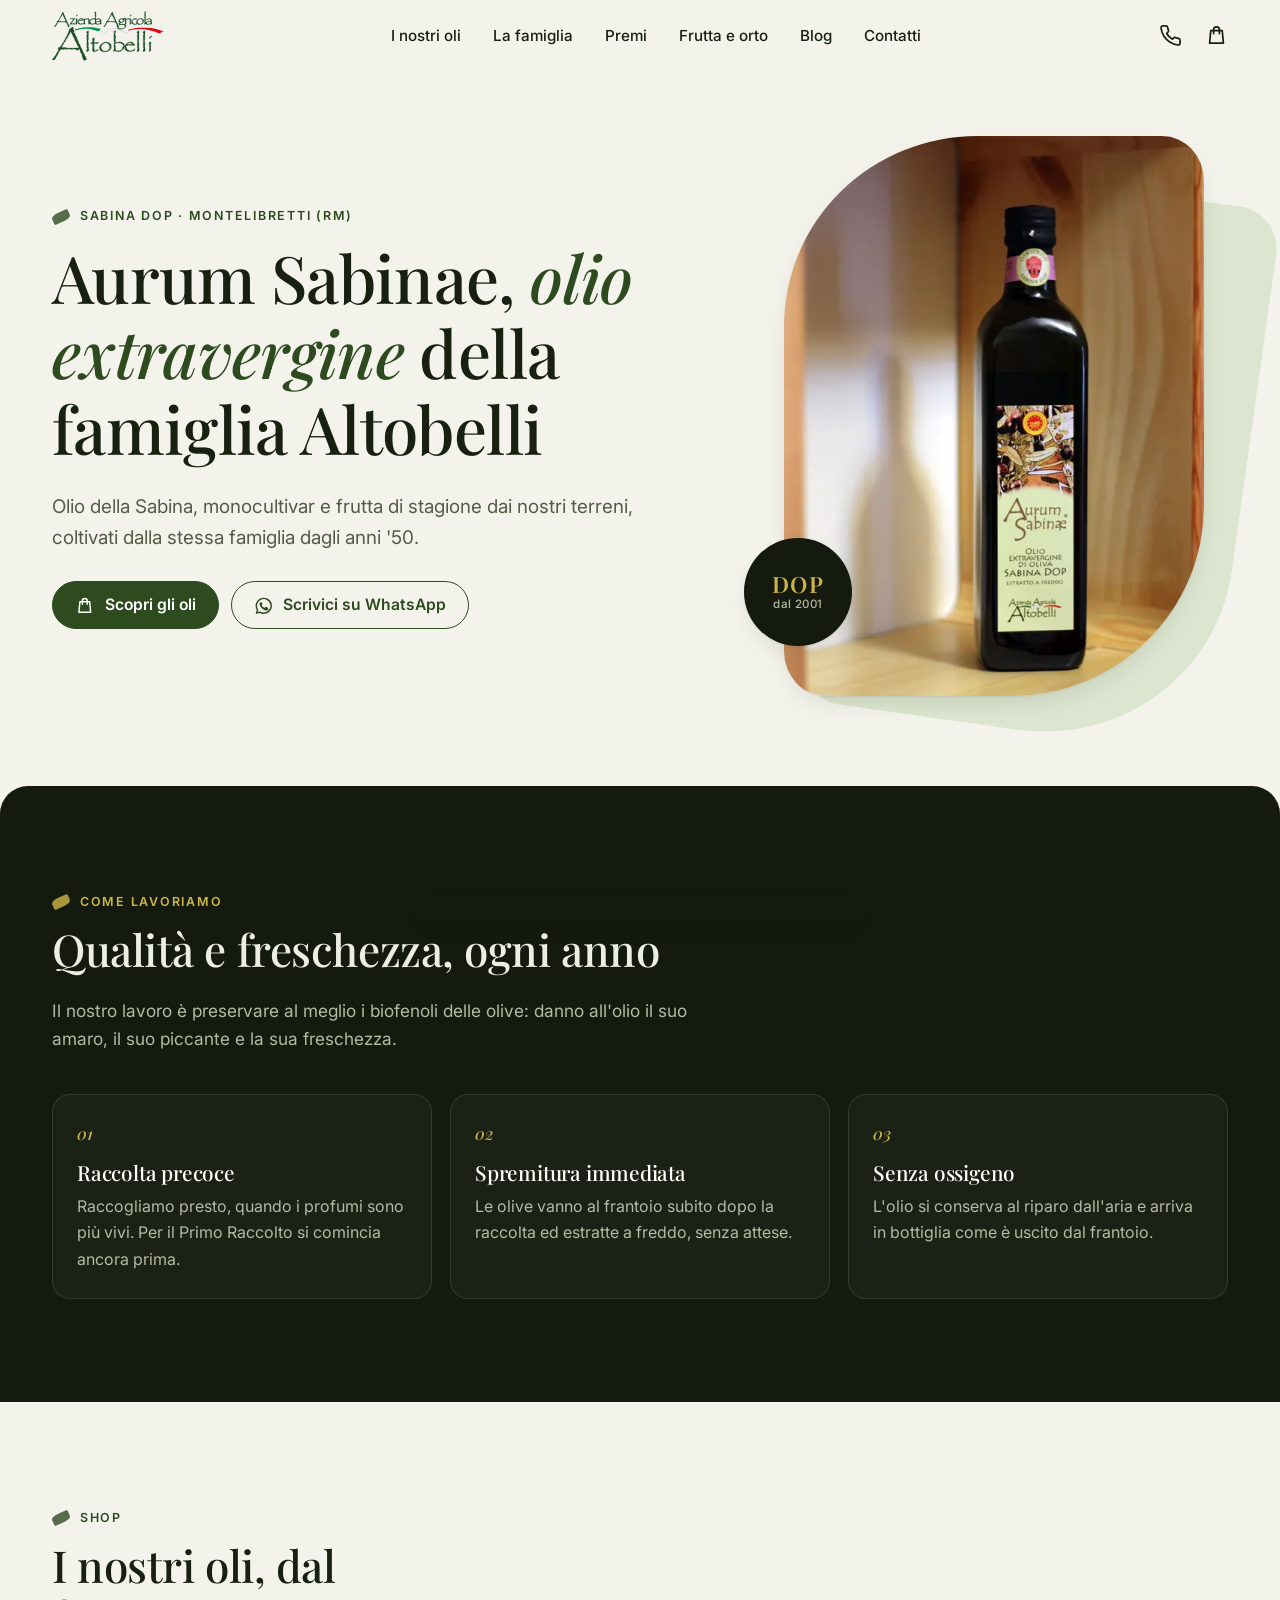
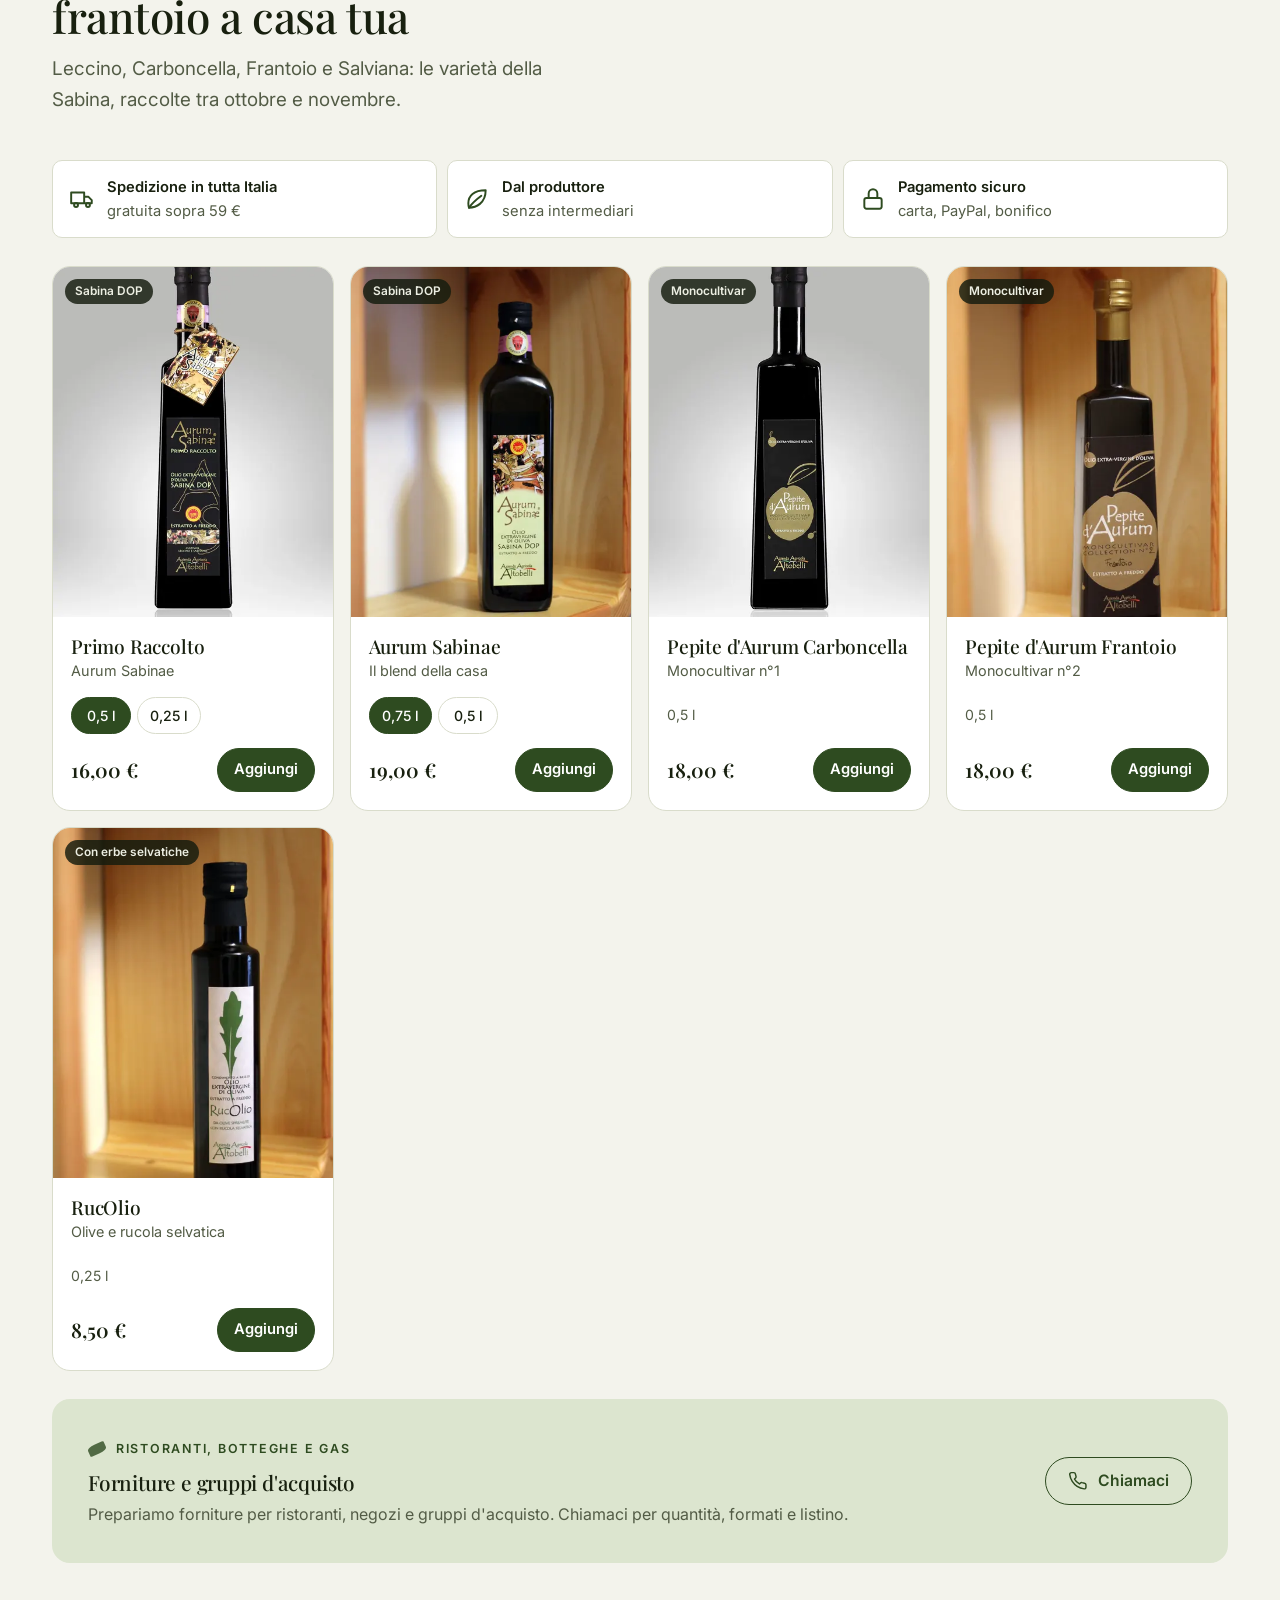
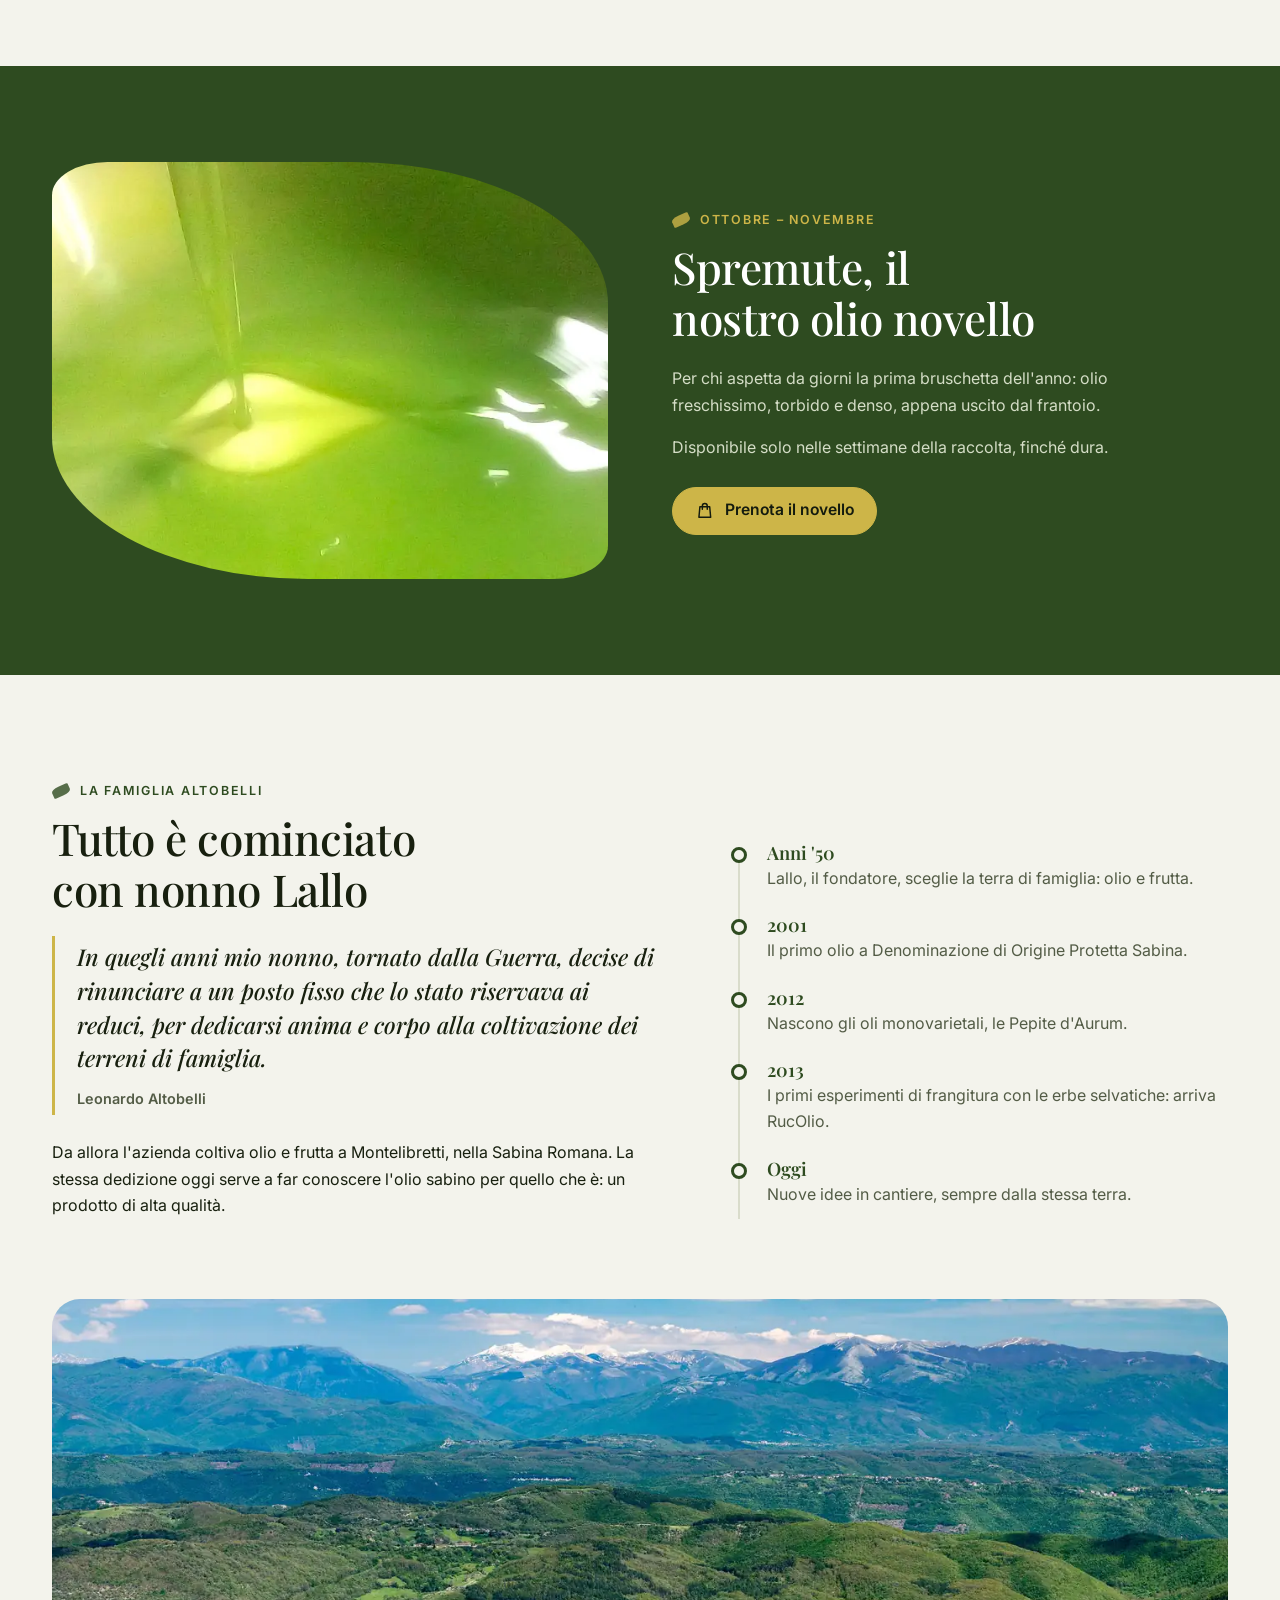
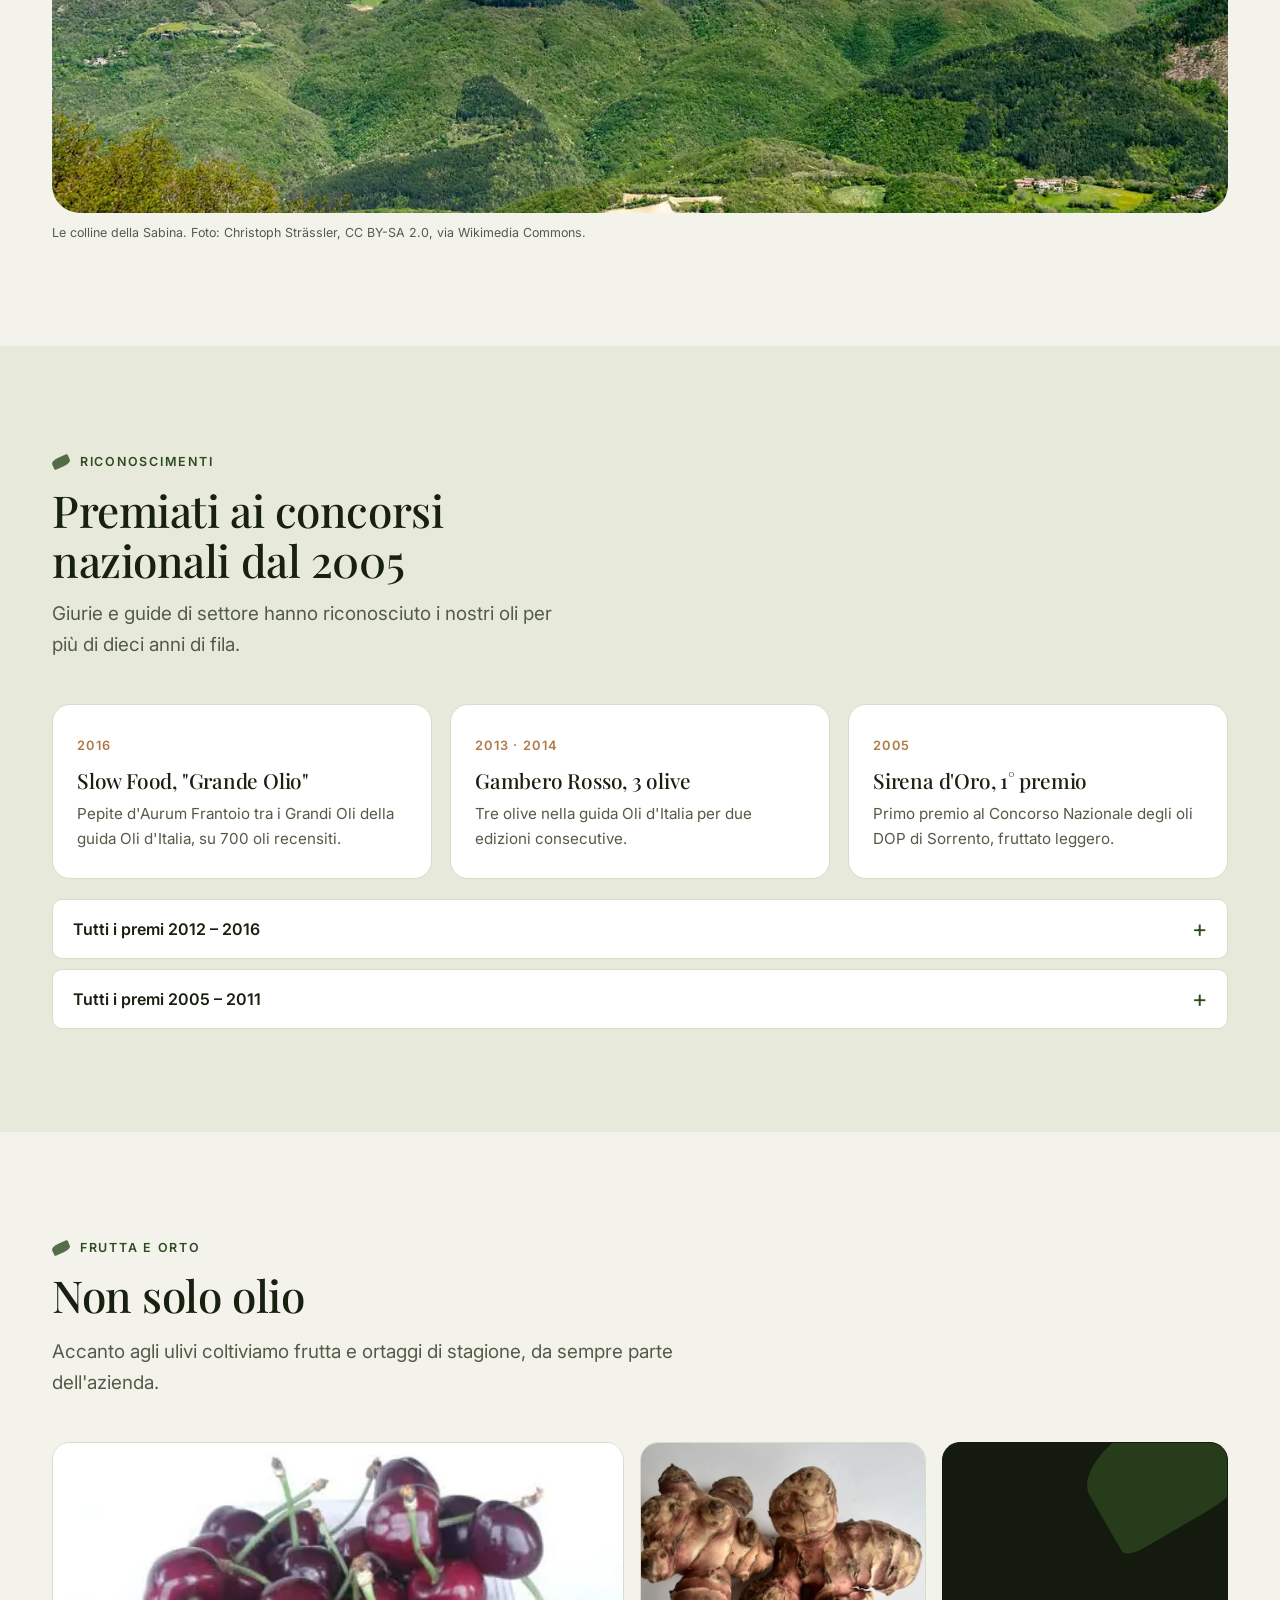
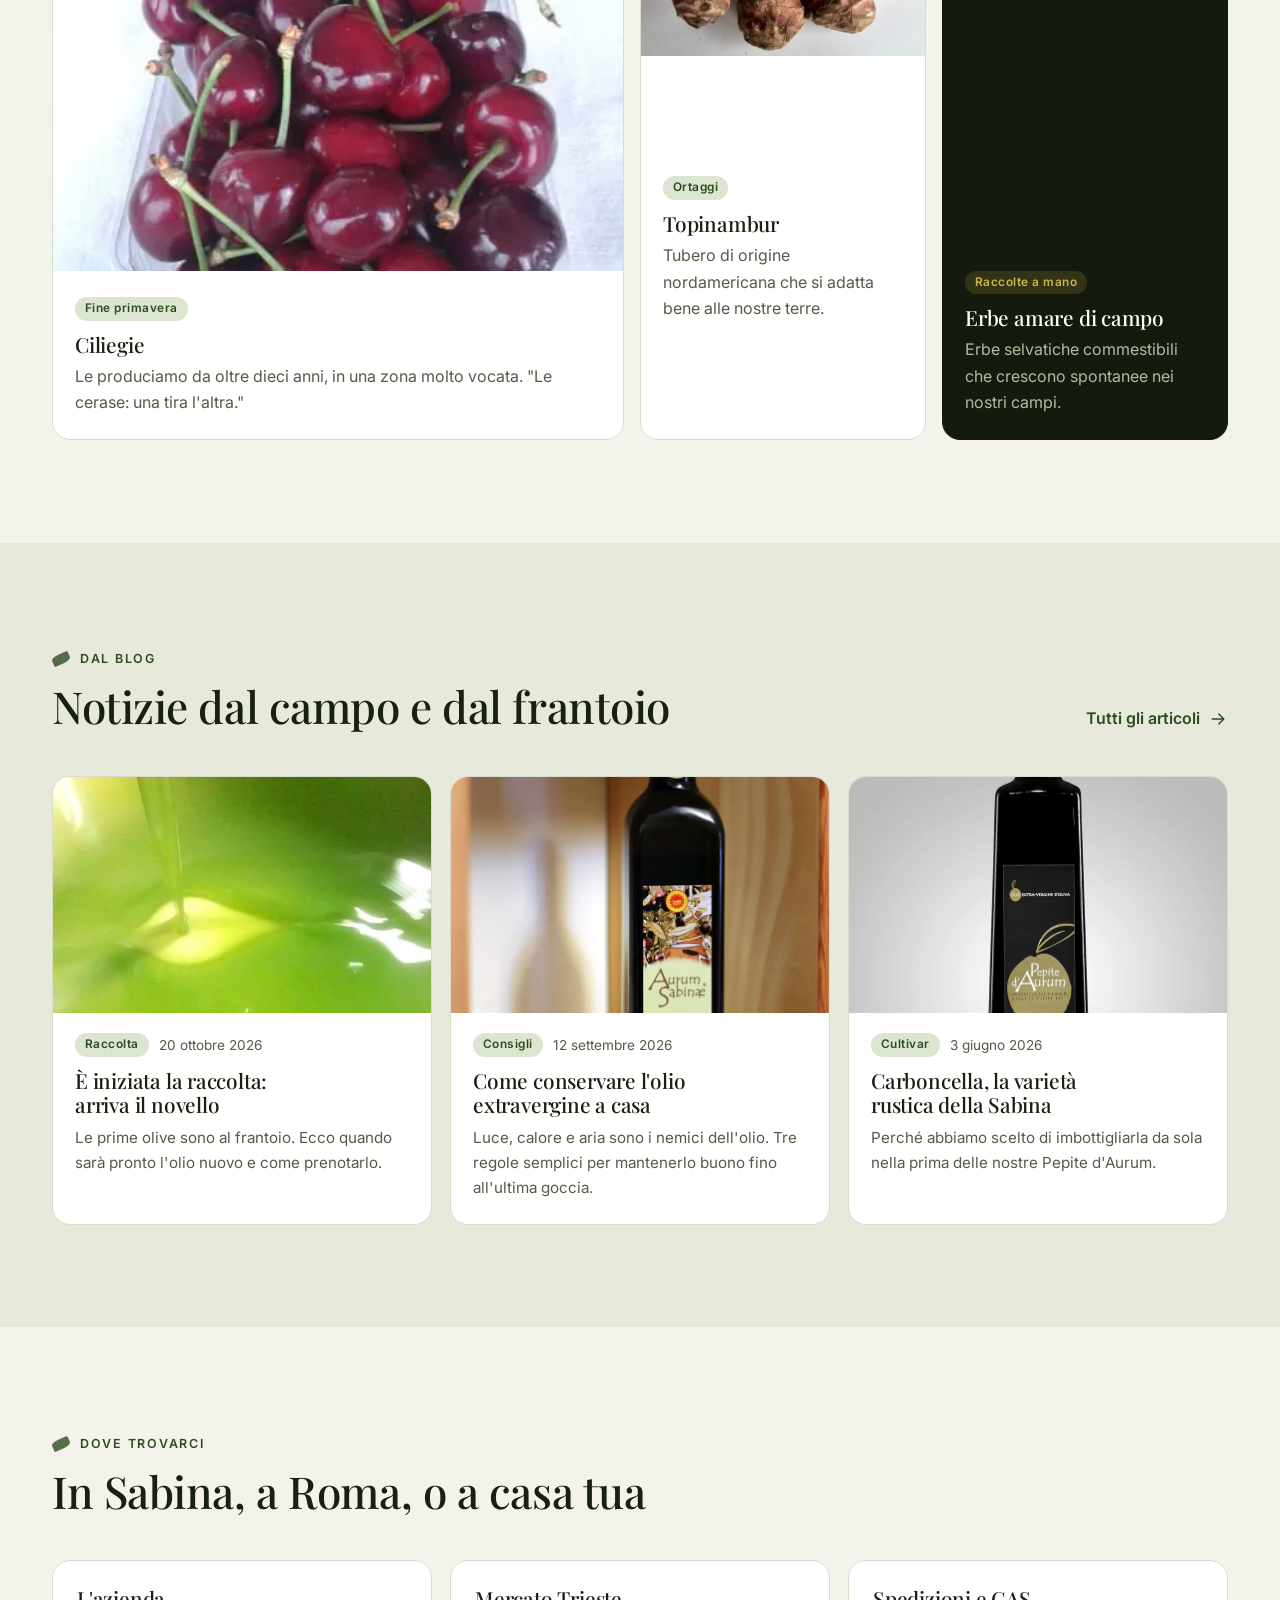
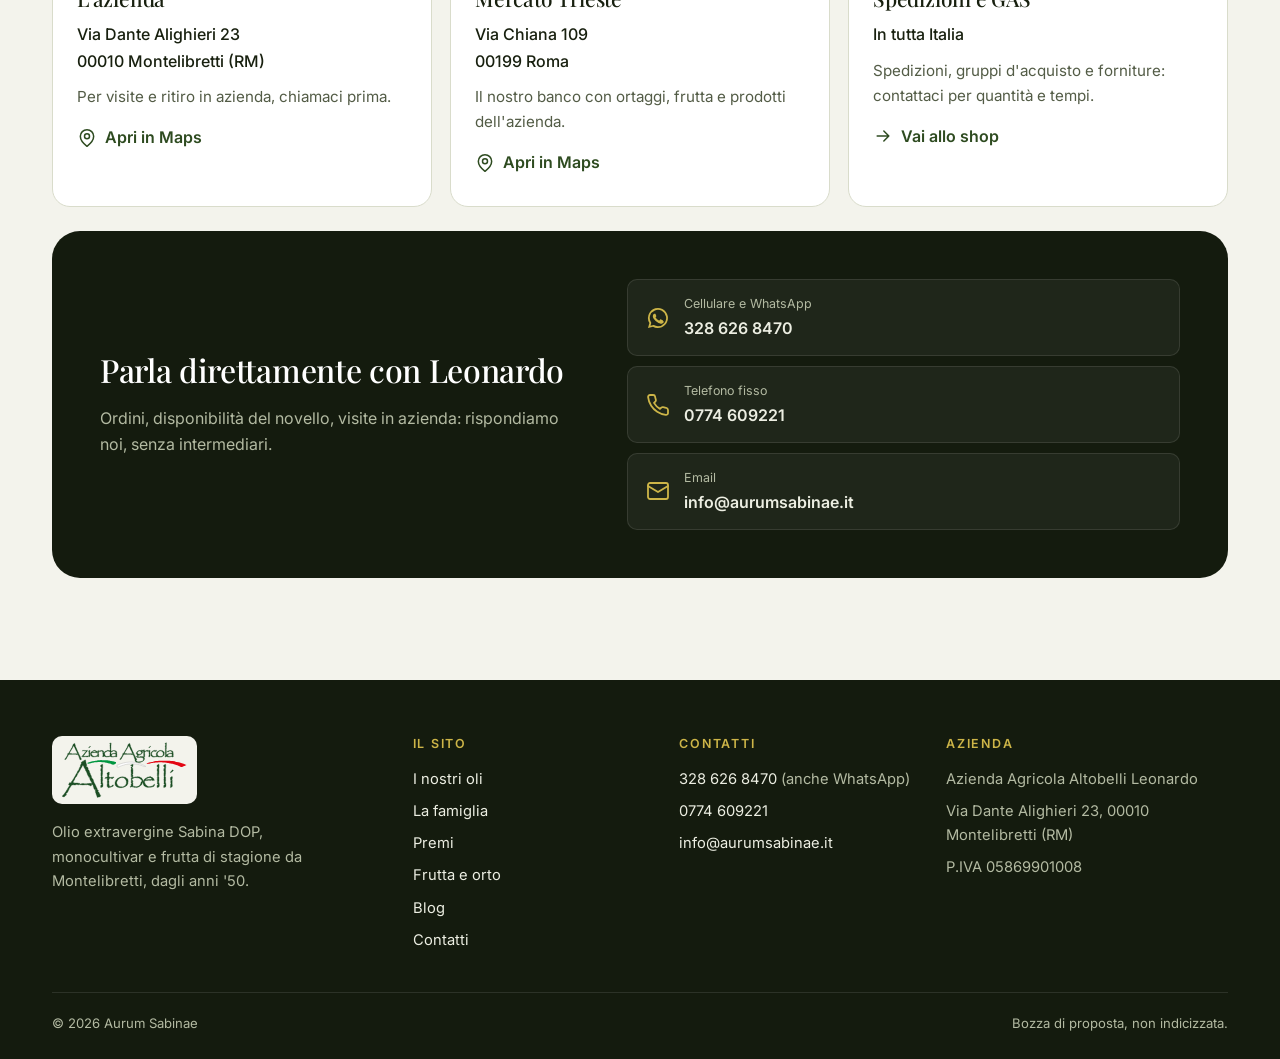
<file: index.html>
<!doctype html>
<html lang="it">
<head>
  <meta charset="utf-8">
  <meta name="viewport" content="width=device-width, initial-scale=1">
  <meta name="robots" content="noindex">
  <title>Aurum Sabinae · Olio extravergine Sabina DOP da Montelibretti</title>
  <meta name="description" content="Azienda Agricola Altobelli: olio extravergine Sabina DOP, monocultivar Pepite d&#x27;Aurum, RucOlio e frutta di stagione, da Montelibretti nella Sabina Romana.">
  <meta name="theme-color" content="#F3F3EC">
  <meta property="og:type" content="website">
  <meta property="og:site_name" content="Aurum Sabinae">
  <meta property="og:title" content="Aurum Sabinae · Olio extravergine Sabina DOP da Montelibretti">
  <meta property="og:description" content="Azienda Agricola Altobelli: olio extravergine Sabina DOP, monocultivar Pepite d&#x27;Aurum, RucOlio e frutta di stagione, da Montelibretti nella Sabina Romana.">
  <meta property="og:image" content="https://fraspin02.github.io/aurum-sabinae-bozza-2/img/anteprima.jpg">
  <meta property="og:image:width" content="1200">
  <meta property="og:image:height" content="630">
  <link rel="preconnect" href="https://fonts.googleapis.com">
  <link rel="preconnect" href="https://fonts.gstatic.com" crossorigin>
  <link href="https://fonts.googleapis.com/css2?family=Inter:wght@400;500;600&family=Playfair+Display:ital,wght@0,500;0,600;1,500&display=swap" rel="stylesheet">
  <link rel="preload" as="image" href="img/hero-bottiglia-560.webp" imagesrcset="img/hero-bottiglia-560.webp 560w, img/hero-bottiglia-772.webp 772w" imagesizes="(min-width: 900px) 420px, 78vw" fetchpriority="high">
  <link rel="stylesheet" href="css/style.css?v=5">
  <link rel="icon" href="data:image/svg+xml,%3Csvg xmlns='http://www.w3.org/2000/svg' viewBox='0 0 32 32'%3E%3Cpath d='M28 4C14 4 4 10 4 22c0 2 .4 4 1 6C20 28 28 18 28 4z' fill='%232E4B20'/%3E%3C/svg%3E">
</head>
<body>
<svg width="0" height="0" style="position:absolute" aria-hidden="true">
  <symbol id="i-phone" viewBox="0 0 24 24" fill="none" stroke="currentColor" stroke-width="1.8" stroke-linecap="round" stroke-linejoin="round"><path d="M22 16.9v3a2 2 0 0 1-2.2 2 19.8 19.8 0 0 1-8.6-3.1 19.5 19.5 0 0 1-6-6A19.8 19.8 0 0 1 2.1 4.2 2 2 0 0 1 4.1 2h3a2 2 0 0 1 2 1.7c.1.9.4 1.9.7 2.8a2 2 0 0 1-.5 2.1L8 9.9a16 16 0 0 0 6 6l1.3-1.3a2 2 0 0 1 2.1-.4c.9.3 1.8.6 2.8.7a2 2 0 0 1 1.7 2z"/></symbol>
  <symbol id="i-wa" viewBox="0 0 24 24" fill="currentColor"><path d="M12 2a10 10 0 0 0-8.6 15.1L2 22l5-1.3A10 10 0 1 0 12 2zm0 18.2a8.2 8.2 0 0 1-4.2-1.1l-.3-.2-3 .8.8-2.9-.2-.3A8.2 8.2 0 1 1 12 20.2zm4.5-6.1c-.2-.1-1.5-.7-1.7-.8-.2-.1-.4-.1-.6.1l-.8 1c-.1.2-.3.2-.5.1a6.7 6.7 0 0 1-3.3-2.9c-.2-.4.2-.4.7-1.3.1-.2 0-.3 0-.4l-.8-1.8c-.2-.5-.4-.4-.6-.4h-.5a1 1 0 0 0-.7.3 3 3 0 0 0-.9 2.2 5.2 5.2 0 0 0 1.1 2.8 11.9 11.9 0 0 0 4.6 4c1.7.7 2.4.8 3.2.7.5-.1 1.5-.6 1.8-1.2.2-.6.2-1.1.1-1.2l-.5-.3z"/></symbol>
  <symbol id="i-mail" viewBox="0 0 24 24" fill="none" stroke="currentColor" stroke-width="1.8" stroke-linecap="round" stroke-linejoin="round"><rect x="2" y="4" width="20" height="16" rx="2"/><path d="m22 7-10 6L2 7"/></symbol>
  <symbol id="i-pin" viewBox="0 0 24 24" fill="none" stroke="currentColor" stroke-width="1.8" stroke-linecap="round" stroke-linejoin="round"><path d="M20 10c0 6-8 12-8 12S4 16 4 10a8 8 0 0 1 16 0z"/><circle cx="12" cy="10" r="3"/></symbol>
  <symbol id="i-arrow" viewBox="0 0 24 24" fill="none" stroke="currentColor" stroke-width="1.8" stroke-linecap="round" stroke-linejoin="round"><path d="M5 12h14M13 6l6 6-6 6"/></symbol>
  <symbol id="i-award" viewBox="0 0 24 24" fill="none" stroke="currentColor" stroke-width="1.8" stroke-linecap="round" stroke-linejoin="round"><circle cx="12" cy="8" r="6"/><path d="M15.5 13 17 22l-5-3-5 3 1.5-9"/></symbol>
  <symbol id="i-menu" viewBox="0 0 24 24" fill="none" stroke="currentColor" stroke-width="1.8" stroke-linecap="round"><path d="M4 7h16M4 12h10M4 17h16"/></symbol>
  <symbol id="i-x" viewBox="0 0 24 24" fill="none" stroke="currentColor" stroke-width="1.8" stroke-linecap="round"><path d="M6 6l12 12M18 6 6 18"/></symbol>
  <symbol id="i-bag" viewBox="0 0 24 24" fill="none" stroke="currentColor" stroke-width="1.8" stroke-linecap="round" stroke-linejoin="round"><path d="M6 7h12l1.2 13H4.8L6 7z"/><path d="M9 10V6a3 3 0 0 1 6 0v4"/></symbol>
  <symbol id="i-lock" viewBox="0 0 24 24" fill="none" stroke="currentColor" stroke-width="1.8" stroke-linecap="round" stroke-linejoin="round"><rect x="4" y="11" width="16" height="10" rx="2"/><path d="M8 11V7a4 4 0 0 1 8 0v4"/></symbol>
  <symbol id="i-truck" viewBox="0 0 24 24" fill="none" stroke="currentColor" stroke-width="1.8" stroke-linecap="round" stroke-linejoin="round"><path d="M2 6h12v10H2zM14 10h4l3 3v3h-7z"/><circle cx="6.5" cy="17.5" r="1.8"/><circle cx="17.5" cy="17.5" r="1.8"/></symbol>
  <symbol id="i-leaf" viewBox="0 0 24 24" fill="none" stroke="currentColor" stroke-width="1.8" stroke-linecap="round" stroke-linejoin="round"><path d="M20 4C9 4 4 9 4 16c0 1.4.2 2.7.6 4C11 20 20 16 20 4z"/><path d="M4.6 20C8 15 12 12 16 9"/></symbol>
</svg>

<a class="skip" href="#contenuto">Vai al contenuto</a>
<header class="hd">
  <div class="wrap hd__in">
    <button class="icon-btn menu-btn" type="button" aria-expanded="false" aria-controls="mobile-nav" aria-label="Apri il menu">
      <svg aria-hidden="true"><use href="#i-menu"/></svg>
    </button>
    <a class="brand" href="index.html" aria-label="Azienda Agricola Altobelli, Aurum Sabinae: home">
      <img src="img/logo-altobelli.svg" width="470" height="210" alt="">
    </a>
    <nav class="nav" aria-label="Principale"><ul><li><a href="#shop">I nostri oli</a></li><li><a href="#famiglia">La famiglia</a></li><li><a href="#premi">Premi</a></li><li><a href="#frutta">Frutta e orto</a></li><li><a href="blog.html">Blog</a></li><li><a href="#contatti">Contatti</a></li></ul></nav>
    <div class="hd__actions">
      <a class="icon-btn" href="tel:+393286268470" aria-label="Chiama Aurum Sabinae">
        <svg aria-hidden="true"><use href="#i-phone"/></svg>
      </a>
      <a class="icon-btn cart-btn" href="cassa.html" aria-label="Carrello">
        <svg aria-hidden="true"><use href="#i-bag"/></svg><span class="cart-count" data-cart-count hidden>0</span>
      </a>
    </div>
  </div>
</header>

<div class="mobile-nav" id="mobile-nav" role="dialog" aria-modal="true" aria-label="Menu" hidden>
  <div class="mobile-nav__top">
    <button class="icon-btn menu-close" type="button" aria-label="Chiudi il menu"><svg aria-hidden="true"><use href="#i-x"/></svg></button>
  </div>
  <nav aria-label="Menu mobile"><ul><li><a href="#shop">I nostri oli</a></li><li><a href="#famiglia">La famiglia</a></li><li><a href="#premi">Premi</a></li><li><a href="#frutta">Frutta e orto</a></li><li><a href="blog.html">Blog</a></li><li><a href="#contatti">Contatti</a></li><li><a href="cassa.html">Carrello e cassa</a></li></ul></nav>
  <div class="mobile-nav__contacts">
    <a class="btn btn--ghost" href="tel:+393286268470"><svg aria-hidden="true"><use href="#i-phone"/></svg>Chiama</a>
    <a class="btn" href="https://wa.me/393286268470" target="_blank" rel="noopener"><svg aria-hidden="true"><use href="#i-wa"/></svg>WhatsApp</a>
  </div>
</div>

<main id="contenuto">

  <section class="hero" aria-labelledby="hero-title">
    <div class="wrap hero__in">
      <div class="hero__text">
        <p class="eyebrow">Sabina DOP · Montelibretti (RM)</p>
        <h1 id="hero-title">Aurum Sabinae, <em>olio extravergine</em> della famiglia Altobelli</h1>
        <p class="lead">Olio della Sabina, monocultivar e frutta di stagione dai nostri terreni, coltivati dalla stessa famiglia dagli anni '50.</p>
        <div class="hero__actions">
          <a class="btn" href="#shop"><svg aria-hidden="true"><use href="#i-bag"/></svg>Scopri gli oli</a>
          <a class="btn btn--ghost" href="https://wa.me/393286268470?text=Buongiorno%2C%20vorrei%20informazioni%20sull%27olio%20Aurum%20Sabinae" target="_blank" rel="noopener"><svg aria-hidden="true"><use href="#i-wa"/></svg>Scrivici su WhatsApp</a>
        </div>
      </div>
      <figure class="hero__media">
        <img class="leaf" src="img/hero-bottiglia-560.webp" srcset="img/hero-bottiglia-560.webp 560w, img/hero-bottiglia-772.webp 772w" sizes="(min-width: 900px) 420px, 78vw" width="560" height="746" alt="Bottiglia di olio extravergine Aurum Sabinae Sabina DOP su una mensola di legno" fetchpriority="high">
        <figcaption class="seal"><b>DOP</b>dal 2001</figcaption>
      </figure>
    </div>
  </section>

  <section class="method" aria-labelledby="metodo-title">
    <div class="wrap">
      <div class="method__head">
        <p class="eyebrow eyebrow--light">Come lavoriamo</p>
        <h2 id="metodo-title">Qualità e freschezza, ogni anno</h2>
        <p>Il nostro lavoro è preservare al meglio i biofenoli delle olive: danno all'olio il suo amaro, il suo piccante e la sua freschezza.</p>
      </div>
      <ol class="method__list">
        <li><span class="num">01</span><h3>Raccolta precoce</h3><p>Raccogliamo presto, quando i profumi sono più vivi. Per il Primo Raccolto si comincia ancora prima.</p></li>
        <li><span class="num">02</span><h3>Spremitura immediata</h3><p>Le olive vanno al frantoio subito dopo la raccolta ed estratte a freddo, senza attese.</p></li>
        <li><span class="num">03</span><h3>Senza ossigeno</h3><p>L'olio si conserva al riparo dall'aria e arriva in bottiglia come è uscito dal frantoio.</p></li>
      </ol>
    </div>
  </section>

  <section class="section" id="shop" aria-labelledby="shop-title">
    <div class="wrap">
      <div class="section-head section-head--row">
        <div>
          <p class="eyebrow">Shop</p>
          <h2 id="shop-title">I nostri oli, dal frantoio a casa tua</h2>
        </div>
        <p class="lead">Leccino, Carboncella, Frantoio e Salviana: le varietà della Sabina, raccolte tra ottobre e novembre.</p>
      </div>
      <ul class="perks-row">
        <li><svg aria-hidden="true"><use href="#i-truck"/></svg><span><b>Spedizione in tutta Italia</b>gratuita sopra 59 €</span></li>
        <li><svg aria-hidden="true"><use href="#i-leaf"/></svg><span><b>Dal produttore</b>senza intermediari</span></li>
        <li><svg aria-hidden="true"><use href="#i-lock"/></svg><span><b>Pagamento sicuro</b>carta, PayPal, bonifico</span></li>
      </ul>
      <div class="shop-grid" data-shop></div>
      <aside class="b2b">
        <div>
          <p class="eyebrow">Ristoranti, botteghe e GAS</p>
          <h3>Forniture e gruppi d'acquisto</h3>
          <p>Prepariamo forniture per ristoranti, negozi e gruppi d'acquisto. Chiamaci per quantità, formati e listino.</p>
        </div>
        <a class="btn btn--ghost" href="tel:+393286268470"><svg aria-hidden="true"><use href="#i-phone"/></svg>Chiamaci</a>
      </aside>
    </div>
  </section>

  <section class="novello" aria-labelledby="novello-title">
    <div class="wrap novello__in">
      <img class="leaf leaf--alt" src="img/olio-verde-788.webp" width="788" height="588" alt="Olio novello verde intenso appena spremuto" loading="lazy">
      <div>
        <p class="eyebrow eyebrow--light">Ottobre – novembre</p>
        <h2 id="novello-title">Spremute, il nostro olio novello</h2>
        <p>Per chi aspetta da giorni la prima bruschetta dell'anno: olio freschissimo, torbido e denso, appena uscito dal frantoio.</p>
        <p>Disponibile solo nelle settimane della raccolta, finché dura.</p>
        <button class="btn btn--oil" type="button" data-reserve><svg aria-hidden="true"><use href="#i-bag"/></svg>Prenota il novello</button>
      </div>
    </div>
  </section>

  <section class="section" id="famiglia" aria-labelledby="famiglia-title">
    <div class="wrap story">
      <div>
        <p class="eyebrow">La famiglia Altobelli</p>
        <h2 id="famiglia-title">Tutto è cominciato con nonno Lallo</h2>
        <blockquote class="quote">
          <p>In quegli anni mio nonno, tornato dalla Guerra, decise di rinunciare a un posto fisso che lo stato riservava ai reduci, per dedicarsi anima e corpo alla coltivazione dei terreni di famiglia.</p>
          <cite>Leonardo Altobelli</cite>
        </blockquote>
        <p>Da allora l'azienda coltiva olio e frutta a Montelibretti, nella Sabina Romana. La stessa dedizione oggi serve a far conoscere l'olio sabino per quello che è: un prodotto di alta qualità.</p>
      </div>
      <ol class="timeline">
        <li><b>Anni '50</b><span>Lallo, il fondatore, sceglie la terra di famiglia: olio e frutta.</span></li>
        <li><b>2001</b><span>Il primo olio a Denominazione di Origine Protetta Sabina.</span></li>
        <li><b>2012</b><span>Nascono gli oli monovarietali, le Pepite d'Aurum.</span></li>
        <li><b>2013</b><span>I primi esperimenti di frangitura con le erbe selvatiche: arriva RucOlio.</span></li>
        <li><b>Oggi</b><span>Nuove idee in cantiere, sempre dalla stessa terra.</span></li>
      </ol>
    </div>
    <div class="wrap">
      <figure class="territory">
        <img src="img/sabina-colline-900.webp" srcset="img/sabina-colline-900.webp 900w, img/sabina-colline-1400.webp 1400w" sizes="(min-width: 1240px) 1176px, 94vw" width="900" height="506" alt="Panorama sulle colline della Sabina" loading="lazy">
        <figcaption>Le colline della Sabina. Foto: Christoph Strässler, CC BY-SA 2.0, via Wikimedia Commons.</figcaption>
      </figure>
    </div>
  </section>

  <section class="section section--tint" id="premi" aria-labelledby="premi-title">
    <div class="wrap">
      <div class="section-head section-head--row">
        <div>
          <p class="eyebrow">Riconoscimenti</p>
          <h2 id="premi-title">Premiati ai concorsi nazionali dal 2005</h2>
        </div>
        <p class="lead">Giurie e guide di settore hanno riconosciuto i nostri oli per più di dieci anni di fila.</p>
      </div>
      <div class="prizes">
        <article class="prize"><span class="prize__year">2016</span><h3>Slow Food, "Grande Olio"</h3><p>Pepite d'Aurum Frantoio tra i Grandi Oli della guida Oli d'Italia, su 700 oli recensiti.</p></article>
        <article class="prize"><span class="prize__year">2013 · 2014</span><h3>Gambero Rosso, 3 olive</h3><p>Tre olive nella guida Oli d'Italia per due edizioni consecutive.</p></article>
        <article class="prize"><span class="prize__year">2005</span><h3>Sirena d'Oro, 1° premio</h3><p>Primo premio al Concorso Nazionale degli oli DOP di Sorrento, fruttato leggero.</p></article>
      </div>
      <div class="awards-list">
        <details>
          <summary>Tutti i premi 2012 – 2016</summary>
          <ul>
            <li><b>2016</b> Guida Oli d'Italia Slow Food: "Grande Olio" al monocultivar Frantoio</li>
            <li><b>2015</b> Catalogo degli oli monovarietali ASSAM Marche: selezionato il Carboncella</li>
            <li><b>2014</b> Aipo d'Argento: Gran Menzione al Carboncella, categoria monovarietale</li>
            <li><b>2013</b> 3 olive Gambero Rosso, guida Oli d'Italia 2014</li>
            <li><b>2012</b> Orciolo d'Oro: Distinzione DOP fruttato leggero a Primo Raccolto e Aurum Sabinae</li>
            <li><b>2012</b> Aipo d'Argento: Gran Menzione, olio DOP fruttato intenso</li>
            <li><b>2012</b> Orii del Lazio: Menzione Speciale, Sabina DOP fruttato medio</li>
            <li><b>2012</b> Ercole Olivario: finalista</li>
            <li><b>2012</b> 3 olive Gambero Rosso, guida Oli d'Italia 2013</li>
          </ul>
        </details>
        <details>
          <summary>Tutti i premi 2005 – 2011</summary>
          <ul>
            <li><b>2011</b> Orciolo d'Oro: Gran Menzione, fruttato leggero</li>
            <li><b>2010</b> Migliori oli del Lazio, DOP Sabina fruttato leggero: 2° premio</li>
            <li><b>2010</b> Orciolo d'Oro: Distinzione, fruttato leggero</li>
            <li><b>2009</b> Migliori oli del Lazio, DOP Sabina fruttato leggero: 1° premio</li>
            <li><b>2009</b> Orciolo d'Oro DOP e IGP: Gran Menzione, fruttato leggero</li>
            <li><b>2008</b> Orciolo d'Oro: Distinzione, fruttato leggero</li>
            <li><b>2007</b> Migliori oli del Lazio, DOP Sabina fruttato intenso: 1° premio</li>
            <li><b>2007</b> Sirena d'Oro di Sorrento: Menzione di merito</li>
            <li><b>2006</b> Migliori oli del Lazio, DOP Sabina fruttato intenso: 1° premio</li>
            <li><b>2006</b> Orciolo d'Oro: 1° premio, fruttato leggero</li>
            <li><b>2006</b> Sirena d'Oro di Sorrento: Menzione di merito</li>
            <li><b>2005</b> Sirena d'Oro di Sorrento, oli DOP: 1° premio, fruttato leggero</li>
          </ul>
        </details>
      </div>
    </div>
  </section>

  <section class="section" id="frutta" aria-labelledby="frutta-title">
    <div class="wrap">
      <div class="section-head">
        <p class="eyebrow">Frutta e orto</p>
        <h2 id="frutta-title">Non solo olio</h2>
        <p class="lead">Accanto agli ulivi coltiviamo frutta e ortaggi di stagione, da sempre parte dell'azienda.</p>
      </div>
      <div class="fruit-grid">
        <article class="fruit fruit--wide">
          <img src="img/ciliegie-408.webp" width="408" height="330" alt="Cestino di ciliegie rosse Aurum Sabinae" loading="lazy">
          <div><span class="chip">Fine primavera</span><h3>Ciliegie</h3><p>Le produciamo da oltre dieci anni, in una zona molto vocata. "Le cerase: una tira l'altra."</p></div>
        </article>
        <article class="fruit">
          <img src="img/topinambur-600.webp" width="600" height="480" alt="Tuberi di topinambur appena raccolti" loading="lazy">
          <div><span class="chip">Ortaggi</span><h3>Topinambur</h3><p>Tubero di origine nordamericana che si adatta bene alle nostre terre.</p></div>
        </article>
        <article class="fruit fruit--herbs">
          <div><span class="chip">Raccolte a mano</span><h3>Erbe amare di campo</h3><p>Erbe selvatiche commestibili che crescono spontanee nei nostri campi.</p></div>
        </article>
      </div>
    </div>
  </section>

  <section class="section section--tint" id="blog-home" aria-labelledby="blog-title">
    <div class="wrap">
      <div class="section-head section-head--row">
        <div>
          <p class="eyebrow">Dal blog</p>
          <h2 id="blog-title">Notizie dal campo e dal frantoio</h2>
        </div>
        <a class="link-arrow" href="blog.html">Tutti gli articoli<svg aria-hidden="true"><use href="#i-arrow"/></svg></a>
      </div>
      <div class="post-grid">
        <article class="post">
  <a class="post__img" href="articolo-novello-2026.html" tabindex="-1" aria-hidden="true">
    <img src="img/olio-verde-788.webp" width="788" height="588" alt="" loading="lazy">
  </a>
  <div class="post__body">
    <p class="post__meta"><span class="chip">Raccolta</span><time datetime="2026-10-20">20 ottobre 2026</time></p>
    <h3><a href="articolo-novello-2026.html">È iniziata la raccolta: arriva il novello</a></h3>
    <p>Le prime olive sono al frantoio. Ecco quando sarà pronto l&#x27;olio nuovo e come prenotarlo.</p>
  </div>
</article><article class="post">
  <a class="post__img" href="articolo-conservare-olio.html" tabindex="-1" aria-hidden="true">
    <img src="img/aurum-sabinae-760.webp" width="760" height="950" alt="" loading="lazy">
  </a>
  <div class="post__body">
    <p class="post__meta"><span class="chip">Consigli</span><time datetime="2026-09-12">12 settembre 2026</time></p>
    <h3><a href="articolo-conservare-olio.html">Come conservare l&#x27;olio extravergine a casa</a></h3>
    <p>Luce, calore e aria sono i nemici dell&#x27;olio. Tre regole semplici per mantenerlo buono fino all&#x27;ultima goccia.</p>
  </div>
</article><article class="post">
  <a class="post__img" href="articolo-carboncella.html" tabindex="-1" aria-hidden="true">
    <img src="img/pepite-carboncella-760.webp" width="760" height="950" alt="" loading="lazy">
  </a>
  <div class="post__body">
    <p class="post__meta"><span class="chip">Cultivar</span><time datetime="2026-06-03">3 giugno 2026</time></p>
    <h3><a href="articolo-carboncella.html">Carboncella, la varietà rustica della Sabina</a></h3>
    <p>Perché abbiamo scelto di imbottigliarla da sola nella prima delle nostre Pepite d&#x27;Aurum.</p>
  </div>
</article>
      </div>
    </div>
  </section>

  <section class="section" id="contatti" aria-labelledby="contatti-title">
    <div class="wrap">
      <div class="section-head">
        <p class="eyebrow">Dove trovarci</p>
        <h2 id="contatti-title">In Sabina, a Roma, o a casa tua</h2>
      </div>
      <div class="places">
        <div class="place">
          <h3>L'azienda</h3>
          <address>Via Dante Alighieri 23<br>00010 Montelibretti (RM)</address>
          <p>Per visite e ritiro in azienda, chiamaci prima.</p>
          <a class="link-arrow" href="https://www.google.com/maps/search/?api=1&amp;query=Via+Dante+Alighieri+23%2C+00010+Montelibretti+RM" target="_blank" rel="noopener"><svg aria-hidden="true"><use href="#i-pin"/></svg>Apri in Maps</a>
        </div>
        <div class="place">
          <h3>Mercato Trieste</h3>
          <address>Via Chiana 109<br>00199 Roma</address>
          <p>Il nostro banco con ortaggi, frutta e prodotti dell'azienda.</p>
          <a class="link-arrow" href="https://www.google.com/maps/search/?api=1&amp;query=Mercato+Trieste+Via+Chiana+109+Roma" target="_blank" rel="noopener"><svg aria-hidden="true"><use href="#i-pin"/></svg>Apri in Maps</a>
        </div>
        <div class="place">
          <h3>Spedizioni e GAS</h3>
          <address>In tutta Italia</address>
          <p>Spedizioni, gruppi d'acquisto e forniture: contattaci per quantità e tempi.</p>
          <a class="link-arrow" href="#shop"><svg aria-hidden="true"><use href="#i-arrow"/></svg>Vai allo shop</a>
        </div>
      </div>
      <div class="contact">
        <div>
          <h3>Parla direttamente con Leonardo</h3>
          <p>Ordini, disponibilità del novello, visite in azienda: rispondiamo noi, senza intermediari.</p>
        </div>
        <div class="contact__links">
          <a class="contact-item" href="https://wa.me/393286268470" target="_blank" rel="noopener"><svg aria-hidden="true"><use href="#i-wa"/></svg><span><small>Cellulare e WhatsApp</small><strong>328 626 8470</strong></span></a>
          <a class="contact-item" href="tel:+390774609221"><svg aria-hidden="true"><use href="#i-phone"/></svg><span><small>Telefono fisso</small><strong>0774 609221</strong></span></a>
          <a class="contact-item" href="mailto:info@aurumsabinae.it"><svg aria-hidden="true"><use href="#i-mail"/></svg><span><small>Email</small><strong>info@aurumsabinae.it</strong></span></a>
        </div>
      </div>
    </div>
  </section>

</main>

<div class="cart" id="cart" hidden>
  <div class="cart__backdrop"></div>
  <aside class="cart__panel" role="dialog" aria-modal="true" aria-labelledby="cart-title">
    <div class="cart__head">
      <h2 id="cart-title">Il tuo carrello</h2>
      <button class="icon-btn cart__close" type="button" aria-label="Chiudi il carrello"><svg aria-hidden="true"><use href="#i-x"/></svg></button>
    </div>
    <p class="ship-note" data-ship-note></p>
    <div class="ship-bar"><span></span></div>
    <ul class="cart__lines" data-cart-lines></ul>
    <div class="cart__foot">
      <p class="cart__row"><span>Subtotale</span><b data-sub>0,00 €</b></p>
      <p class="cart__row cart__row--muted"><span>Spedizione</span><span data-ship>Gratis</span></p>
      <a class="btn btn--block" href="cassa.html" data-checkout><svg aria-hidden="true"><use href="#i-lock"/></svg>Vai alla cassa</a>
      <button class="link-btn cart__close" type="button">Continua gli acquisti</button>
    </div>
  </aside>
</div>
<div class="toast" id="toast" role="status"></div>

<footer class="ft">
  <div class="wrap ft__grid">
    <div class="ft__brand">
      <img src="img/logo-altobelli.svg" width="470" height="210" alt="Azienda Agricola Altobelli" loading="lazy">
      <p>Olio extravergine Sabina DOP, monocultivar e frutta di stagione da Montelibretti, dagli anni '50.</p>
    </div>
    <nav aria-label="Pie di pagina"><h2>Il sito</h2><ul><li><a href="#shop">I nostri oli</a></li><li><a href="#famiglia">La famiglia</a></li><li><a href="#premi">Premi</a></li><li><a href="#frutta">Frutta e orto</a></li><li><a href="blog.html">Blog</a></li><li><a href="#contatti">Contatti</a></li></ul></nav>
    <div>
      <h2>Contatti</h2>
      <ul>
        <li><a href="tel:+393286268470">328 626 8470</a> (anche WhatsApp)</li>
        <li><a href="tel:+390774609221">0774 609221</a></li>
        <li><a href="mailto:info@aurumsabinae.it">info@aurumsabinae.it</a></li>
      </ul>
    </div>
    <div>
      <h2>Azienda</h2>
      <ul>
        <li>Azienda Agricola Altobelli Leonardo</li>
        <li>Via Dante Alighieri 23, 00010 Montelibretti (RM)</li>
        <li>P.IVA 05869901008</li>
      </ul>
    </div>
  </div>
  <div class="wrap ft__bottom"><p>© 2026 Aurum Sabinae</p><p>Bozza di proposta, non indicizzata.</p></div>
</footer>

<script src="js/main.js?v=5" defer></script>
<script src="js/shop.js?v=5" defer></script>
</body>
</html>
</file>
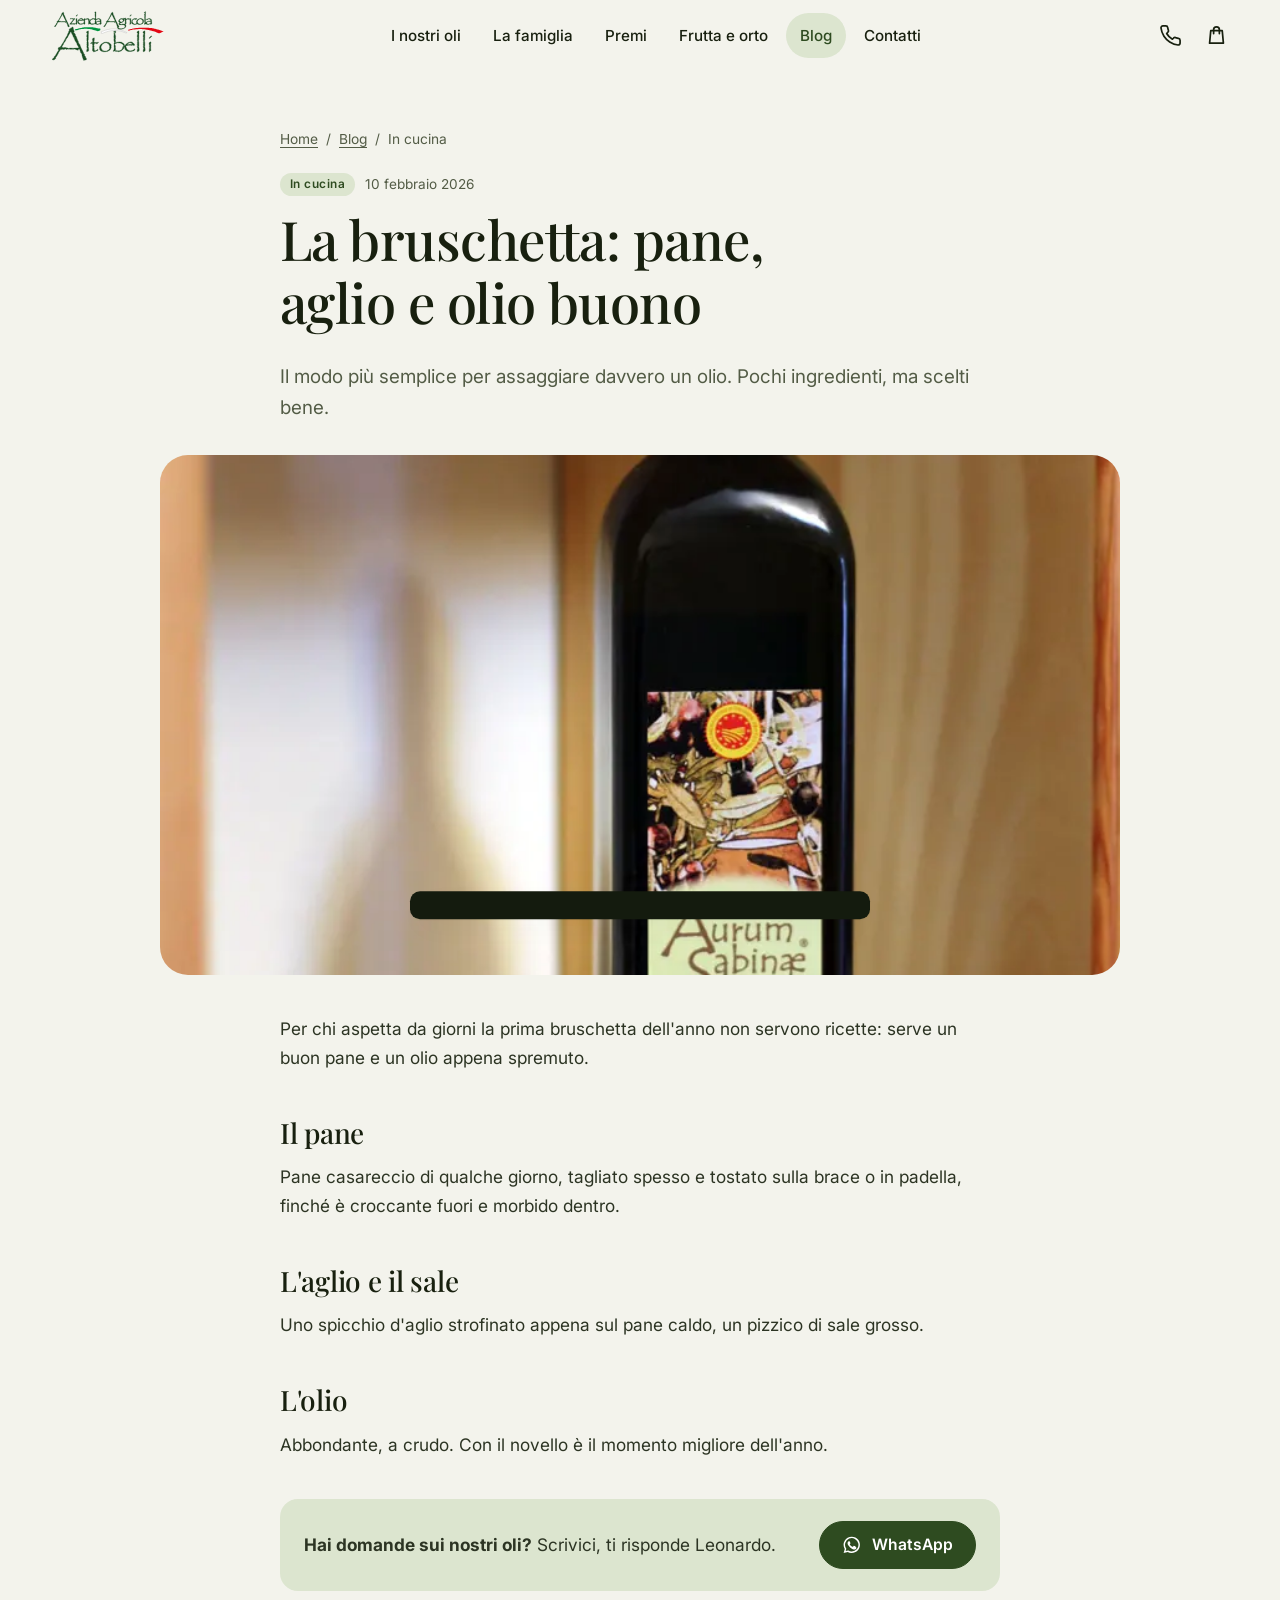
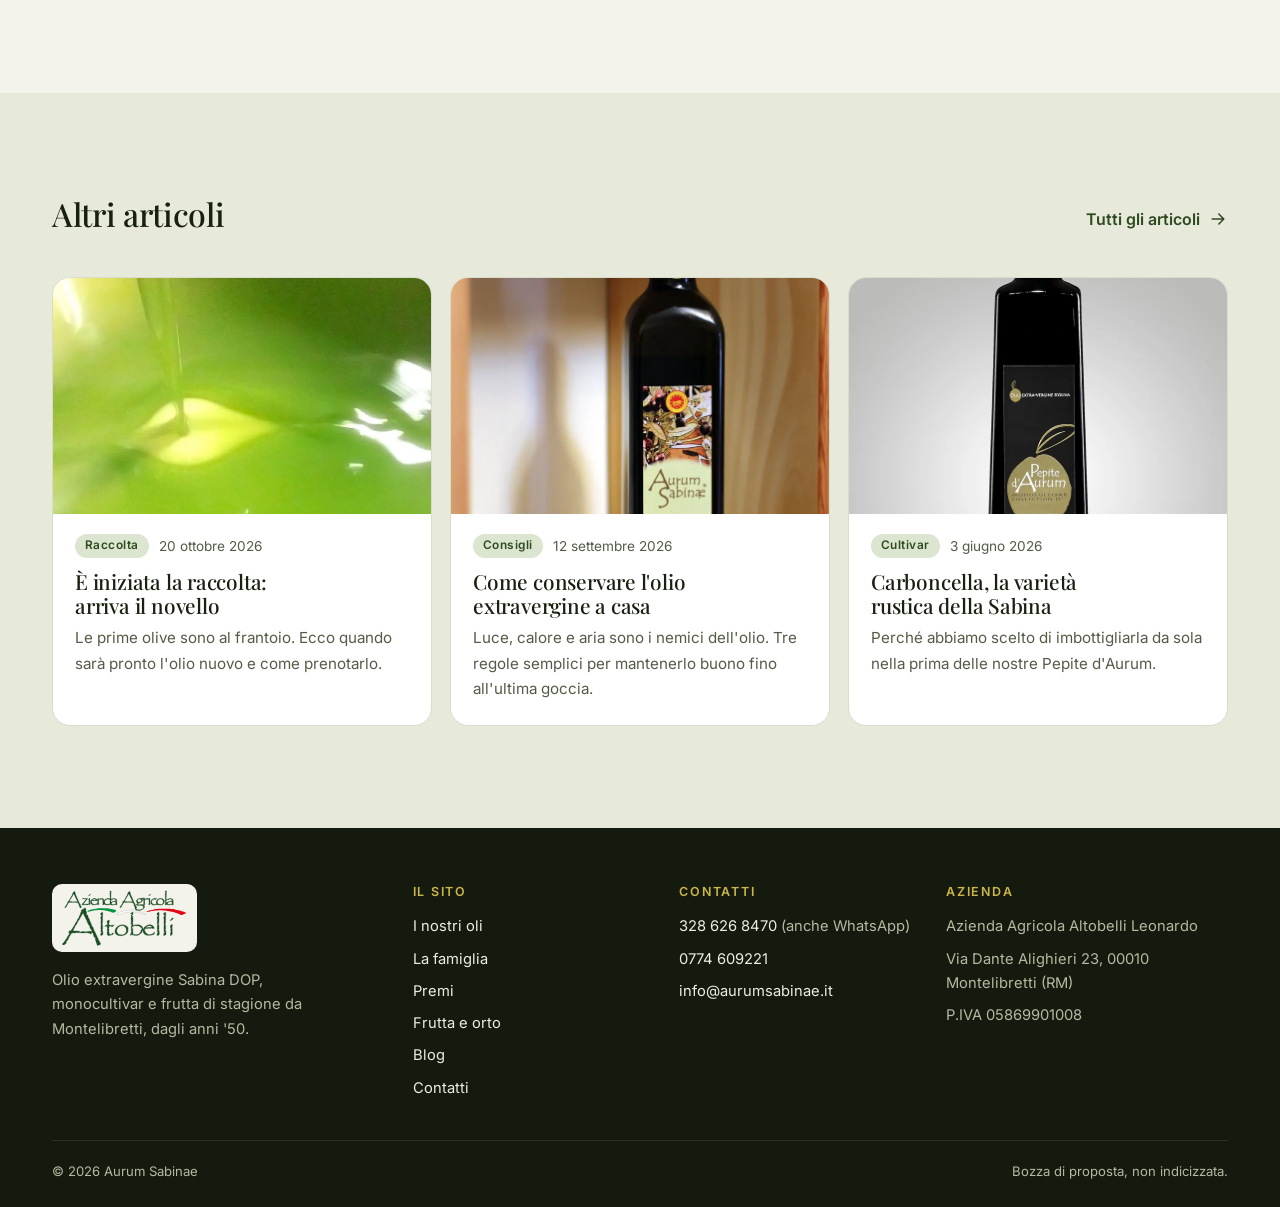
<file: articolo-bruschetta.html>
<!doctype html>
<html lang="it">
<head>
  <meta charset="utf-8">
  <meta name="viewport" content="width=device-width, initial-scale=1">
  <meta name="robots" content="noindex">
  <title>La bruschetta: pane, aglio e olio buono · Aurum Sabinae</title>
  <meta name="description" content="Il modo più semplice per assaggiare davvero un olio. Pochi ingredienti, ma scelti bene.">
  <meta name="theme-color" content="#F3F3EC">
  <meta property="og:type" content="website">
  <meta property="og:site_name" content="Aurum Sabinae">
  <meta property="og:title" content="La bruschetta: pane, aglio e olio buono · Aurum Sabinae">
  <meta property="og:description" content="Il modo più semplice per assaggiare davvero un olio. Pochi ingredienti, ma scelti bene.">
  <meta property="og:image" content="https://fraspin02.github.io/aurum-sabinae-bozza-2/img/anteprima.jpg">
  <meta property="og:image:width" content="1200">
  <meta property="og:image:height" content="630">
  <link rel="preconnect" href="https://fonts.googleapis.com">
  <link rel="preconnect" href="https://fonts.gstatic.com" crossorigin>
  <link href="https://fonts.googleapis.com/css2?family=Inter:wght@400;500;600&family=Playfair+Display:ital,wght@0,500;0,600;1,500&display=swap" rel="stylesheet">
  
  <link rel="stylesheet" href="css/style.css?v=5">
  <link rel="icon" href="data:image/svg+xml,%3Csvg xmlns='http://www.w3.org/2000/svg' viewBox='0 0 32 32'%3E%3Cpath d='M28 4C14 4 4 10 4 22c0 2 .4 4 1 6C20 28 28 18 28 4z' fill='%232E4B20'/%3E%3C/svg%3E">
</head>
<body>
<svg width="0" height="0" style="position:absolute" aria-hidden="true">
  <symbol id="i-phone" viewBox="0 0 24 24" fill="none" stroke="currentColor" stroke-width="1.8" stroke-linecap="round" stroke-linejoin="round"><path d="M22 16.9v3a2 2 0 0 1-2.2 2 19.8 19.8 0 0 1-8.6-3.1 19.5 19.5 0 0 1-6-6A19.8 19.8 0 0 1 2.1 4.2 2 2 0 0 1 4.1 2h3a2 2 0 0 1 2 1.7c.1.9.4 1.9.7 2.8a2 2 0 0 1-.5 2.1L8 9.9a16 16 0 0 0 6 6l1.3-1.3a2 2 0 0 1 2.1-.4c.9.3 1.8.6 2.8.7a2 2 0 0 1 1.7 2z"/></symbol>
  <symbol id="i-wa" viewBox="0 0 24 24" fill="currentColor"><path d="M12 2a10 10 0 0 0-8.6 15.1L2 22l5-1.3A10 10 0 1 0 12 2zm0 18.2a8.2 8.2 0 0 1-4.2-1.1l-.3-.2-3 .8.8-2.9-.2-.3A8.2 8.2 0 1 1 12 20.2zm4.5-6.1c-.2-.1-1.5-.7-1.7-.8-.2-.1-.4-.1-.6.1l-.8 1c-.1.2-.3.2-.5.1a6.7 6.7 0 0 1-3.3-2.9c-.2-.4.2-.4.7-1.3.1-.2 0-.3 0-.4l-.8-1.8c-.2-.5-.4-.4-.6-.4h-.5a1 1 0 0 0-.7.3 3 3 0 0 0-.9 2.2 5.2 5.2 0 0 0 1.1 2.8 11.9 11.9 0 0 0 4.6 4c1.7.7 2.4.8 3.2.7.5-.1 1.5-.6 1.8-1.2.2-.6.2-1.1.1-1.2l-.5-.3z"/></symbol>
  <symbol id="i-mail" viewBox="0 0 24 24" fill="none" stroke="currentColor" stroke-width="1.8" stroke-linecap="round" stroke-linejoin="round"><rect x="2" y="4" width="20" height="16" rx="2"/><path d="m22 7-10 6L2 7"/></symbol>
  <symbol id="i-pin" viewBox="0 0 24 24" fill="none" stroke="currentColor" stroke-width="1.8" stroke-linecap="round" stroke-linejoin="round"><path d="M20 10c0 6-8 12-8 12S4 16 4 10a8 8 0 0 1 16 0z"/><circle cx="12" cy="10" r="3"/></symbol>
  <symbol id="i-arrow" viewBox="0 0 24 24" fill="none" stroke="currentColor" stroke-width="1.8" stroke-linecap="round" stroke-linejoin="round"><path d="M5 12h14M13 6l6 6-6 6"/></symbol>
  <symbol id="i-award" viewBox="0 0 24 24" fill="none" stroke="currentColor" stroke-width="1.8" stroke-linecap="round" stroke-linejoin="round"><circle cx="12" cy="8" r="6"/><path d="M15.5 13 17 22l-5-3-5 3 1.5-9"/></symbol>
  <symbol id="i-menu" viewBox="0 0 24 24" fill="none" stroke="currentColor" stroke-width="1.8" stroke-linecap="round"><path d="M4 7h16M4 12h10M4 17h16"/></symbol>
  <symbol id="i-x" viewBox="0 0 24 24" fill="none" stroke="currentColor" stroke-width="1.8" stroke-linecap="round"><path d="M6 6l12 12M18 6 6 18"/></symbol>
  <symbol id="i-bag" viewBox="0 0 24 24" fill="none" stroke="currentColor" stroke-width="1.8" stroke-linecap="round" stroke-linejoin="round"><path d="M6 7h12l1.2 13H4.8L6 7z"/><path d="M9 10V6a3 3 0 0 1 6 0v4"/></symbol>
  <symbol id="i-lock" viewBox="0 0 24 24" fill="none" stroke="currentColor" stroke-width="1.8" stroke-linecap="round" stroke-linejoin="round"><rect x="4" y="11" width="16" height="10" rx="2"/><path d="M8 11V7a4 4 0 0 1 8 0v4"/></symbol>
  <symbol id="i-truck" viewBox="0 0 24 24" fill="none" stroke="currentColor" stroke-width="1.8" stroke-linecap="round" stroke-linejoin="round"><path d="M2 6h12v10H2zM14 10h4l3 3v3h-7z"/><circle cx="6.5" cy="17.5" r="1.8"/><circle cx="17.5" cy="17.5" r="1.8"/></symbol>
  <symbol id="i-leaf" viewBox="0 0 24 24" fill="none" stroke="currentColor" stroke-width="1.8" stroke-linecap="round" stroke-linejoin="round"><path d="M20 4C9 4 4 9 4 16c0 1.4.2 2.7.6 4C11 20 20 16 20 4z"/><path d="M4.6 20C8 15 12 12 16 9"/></symbol>
</svg>

<a class="skip" href="#contenuto">Vai al contenuto</a>
<header class="hd">
  <div class="wrap hd__in">
    <button class="icon-btn menu-btn" type="button" aria-expanded="false" aria-controls="mobile-nav" aria-label="Apri il menu">
      <svg aria-hidden="true"><use href="#i-menu"/></svg>
    </button>
    <a class="brand" href="index.html" aria-label="Azienda Agricola Altobelli, Aurum Sabinae: home">
      <img src="img/logo-altobelli.svg" width="470" height="210" alt="">
    </a>
    <nav class="nav" aria-label="Principale"><ul><li><a href="index.html#shop">I nostri oli</a></li><li><a href="index.html#famiglia">La famiglia</a></li><li><a href="index.html#premi">Premi</a></li><li><a href="index.html#frutta">Frutta e orto</a></li><li><a href="blog.html" aria-current="page">Blog</a></li><li><a href="index.html#contatti">Contatti</a></li></ul></nav>
    <div class="hd__actions">
      <a class="icon-btn" href="tel:+393286268470" aria-label="Chiama Aurum Sabinae">
        <svg aria-hidden="true"><use href="#i-phone"/></svg>
      </a>
      <a class="icon-btn cart-btn" href="cassa.html" aria-label="Carrello">
        <svg aria-hidden="true"><use href="#i-bag"/></svg><span class="cart-count" data-cart-count hidden>0</span>
      </a>
    </div>
  </div>
</header>

<div class="mobile-nav" id="mobile-nav" role="dialog" aria-modal="true" aria-label="Menu" hidden>
  <div class="mobile-nav__top">
    <button class="icon-btn menu-close" type="button" aria-label="Chiudi il menu"><svg aria-hidden="true"><use href="#i-x"/></svg></button>
  </div>
  <nav aria-label="Menu mobile"><ul><li><a href="index.html#shop">I nostri oli</a></li><li><a href="index.html#famiglia">La famiglia</a></li><li><a href="index.html#premi">Premi</a></li><li><a href="index.html#frutta">Frutta e orto</a></li><li><a href="blog.html" aria-current="page">Blog</a></li><li><a href="index.html#contatti">Contatti</a></li><li><a href="cassa.html">Carrello e cassa</a></li></ul></nav>
  <div class="mobile-nav__contacts">
    <a class="btn btn--ghost" href="tel:+393286268470"><svg aria-hidden="true"><use href="#i-phone"/></svg>Chiama</a>
    <a class="btn" href="https://wa.me/393286268470" target="_blank" rel="noopener"><svg aria-hidden="true"><use href="#i-wa"/></svg>WhatsApp</a>
  </div>
</div>

<main id="contenuto">

  <article class="section section--top article" aria-labelledby="art-title">
    <div class="wrap wrap--text">
      <nav class="crumbs" aria-label="Percorso"><a href="index.html">Home</a><span aria-hidden="true">/</span><a href="blog.html">Blog</a><span aria-hidden="true">/</span><span>In cucina</span></nav>
      <p class="post__meta"><span class="chip">In cucina</span><time datetime="2026-02-10">10 febbraio 2026</time></p>
      <h1 id="art-title" class="h-page">La bruschetta: pane, aglio e olio buono</h1>
      <p class="lead">Il modo più semplice per assaggiare davvero un olio. Pochi ingredienti, ma scelti bene.</p>
    </div>
    <div class="wrap wrap--media">
      <img class="article__img" src="img/hero-bottiglia-772.webp" width="772" height="1029" alt="Bottiglia di olio Aurum Sabinae" fetchpriority="high">
    </div>
    <div class="wrap wrap--text prose">
        <p>Per chi aspetta da giorni la prima bruschetta dell&#x27;anno non servono ricette: serve un buon pane e un olio appena spremuto.</p>
        <h2>Il pane</h2>
        <p>Pane casareccio di qualche giorno, tagliato spesso e tostato sulla brace o in padella, finché è croccante fuori e morbido dentro.</p>
        <h2>L&#x27;aglio e il sale</h2>
        <p>Uno spicchio d&#x27;aglio strofinato appena sul pane caldo, un pizzico di sale grosso.</p>
        <h2>L&#x27;olio</h2>
        <p>Abbondante, a crudo. Con il novello è il momento migliore dell&#x27;anno.</p>
      <aside class="article__cta">
        <p><b>Hai domande sui nostri oli?</b> Scrivici, ti risponde Leonardo.</p>
        <a class="btn" href="https://wa.me/393286268470?text=Buongiorno%2C%20vorrei%20informazioni%20sull%27olio%20Aurum%20Sabinae" target="_blank" rel="noopener"><svg aria-hidden="true"><use href="#i-wa"/></svg>WhatsApp</a>
      </aside>
    </div>
  </article>
  <section class="section section--tint" aria-labelledby="altri-art">
    <div class="wrap">
      <div class="section-head section-head--row">
        <h2 id="altri-art" class="h-sm">Altri articoli</h2>
        <a class="link-arrow" href="blog.html">Tutti gli articoli<svg aria-hidden="true"><use href="#i-arrow"/></svg></a>
      </div>
      <div class="post-grid"><article class="post">
  <a class="post__img" href="articolo-novello-2026.html" tabindex="-1" aria-hidden="true">
    <img src="img/olio-verde-788.webp" width="788" height="588" alt="" loading="lazy">
  </a>
  <div class="post__body">
    <p class="post__meta"><span class="chip">Raccolta</span><time datetime="2026-10-20">20 ottobre 2026</time></p>
    <h3><a href="articolo-novello-2026.html">È iniziata la raccolta: arriva il novello</a></h3>
    <p>Le prime olive sono al frantoio. Ecco quando sarà pronto l&#x27;olio nuovo e come prenotarlo.</p>
  </div>
</article><article class="post">
  <a class="post__img" href="articolo-conservare-olio.html" tabindex="-1" aria-hidden="true">
    <img src="img/aurum-sabinae-760.webp" width="760" height="950" alt="" loading="lazy">
  </a>
  <div class="post__body">
    <p class="post__meta"><span class="chip">Consigli</span><time datetime="2026-09-12">12 settembre 2026</time></p>
    <h3><a href="articolo-conservare-olio.html">Come conservare l&#x27;olio extravergine a casa</a></h3>
    <p>Luce, calore e aria sono i nemici dell&#x27;olio. Tre regole semplici per mantenerlo buono fino all&#x27;ultima goccia.</p>
  </div>
</article><article class="post">
  <a class="post__img" href="articolo-carboncella.html" tabindex="-1" aria-hidden="true">
    <img src="img/pepite-carboncella-760.webp" width="760" height="950" alt="" loading="lazy">
  </a>
  <div class="post__body">
    <p class="post__meta"><span class="chip">Cultivar</span><time datetime="2026-06-03">3 giugno 2026</time></p>
    <h3><a href="articolo-carboncella.html">Carboncella, la varietà rustica della Sabina</a></h3>
    <p>Perché abbiamo scelto di imbottigliarla da sola nella prima delle nostre Pepite d&#x27;Aurum.</p>
  </div>
</article></div>
    </div>
  </section>

</main>

<div class="cart" id="cart" hidden>
  <div class="cart__backdrop"></div>
  <aside class="cart__panel" role="dialog" aria-modal="true" aria-labelledby="cart-title">
    <div class="cart__head">
      <h2 id="cart-title">Il tuo carrello</h2>
      <button class="icon-btn cart__close" type="button" aria-label="Chiudi il carrello"><svg aria-hidden="true"><use href="#i-x"/></svg></button>
    </div>
    <p class="ship-note" data-ship-note></p>
    <div class="ship-bar"><span></span></div>
    <ul class="cart__lines" data-cart-lines></ul>
    <div class="cart__foot">
      <p class="cart__row"><span>Subtotale</span><b data-sub>0,00 €</b></p>
      <p class="cart__row cart__row--muted"><span>Spedizione</span><span data-ship>Gratis</span></p>
      <a class="btn btn--block" href="cassa.html" data-checkout><svg aria-hidden="true"><use href="#i-lock"/></svg>Vai alla cassa</a>
      <button class="link-btn cart__close" type="button">Continua gli acquisti</button>
    </div>
  </aside>
</div>
<div class="toast" id="toast" role="status"></div>

<footer class="ft">
  <div class="wrap ft__grid">
    <div class="ft__brand">
      <img src="img/logo-altobelli.svg" width="470" height="210" alt="Azienda Agricola Altobelli" loading="lazy">
      <p>Olio extravergine Sabina DOP, monocultivar e frutta di stagione da Montelibretti, dagli anni '50.</p>
    </div>
    <nav aria-label="Pie di pagina"><h2>Il sito</h2><ul><li><a href="index.html#shop">I nostri oli</a></li><li><a href="index.html#famiglia">La famiglia</a></li><li><a href="index.html#premi">Premi</a></li><li><a href="index.html#frutta">Frutta e orto</a></li><li><a href="blog.html">Blog</a></li><li><a href="index.html#contatti">Contatti</a></li></ul></nav>
    <div>
      <h2>Contatti</h2>
      <ul>
        <li><a href="tel:+393286268470">328 626 8470</a> (anche WhatsApp)</li>
        <li><a href="tel:+390774609221">0774 609221</a></li>
        <li><a href="mailto:info@aurumsabinae.it">info@aurumsabinae.it</a></li>
      </ul>
    </div>
    <div>
      <h2>Azienda</h2>
      <ul>
        <li>Azienda Agricola Altobelli Leonardo</li>
        <li>Via Dante Alighieri 23, 00010 Montelibretti (RM)</li>
        <li>P.IVA 05869901008</li>
      </ul>
    </div>
  </div>
  <div class="wrap ft__bottom"><p>© 2026 Aurum Sabinae</p><p>Bozza di proposta, non indicizzata.</p></div>
</footer>

<script src="js/main.js?v=5" defer></script>
<script src="js/shop.js?v=5" defer></script>
</body>
</html>
</file>
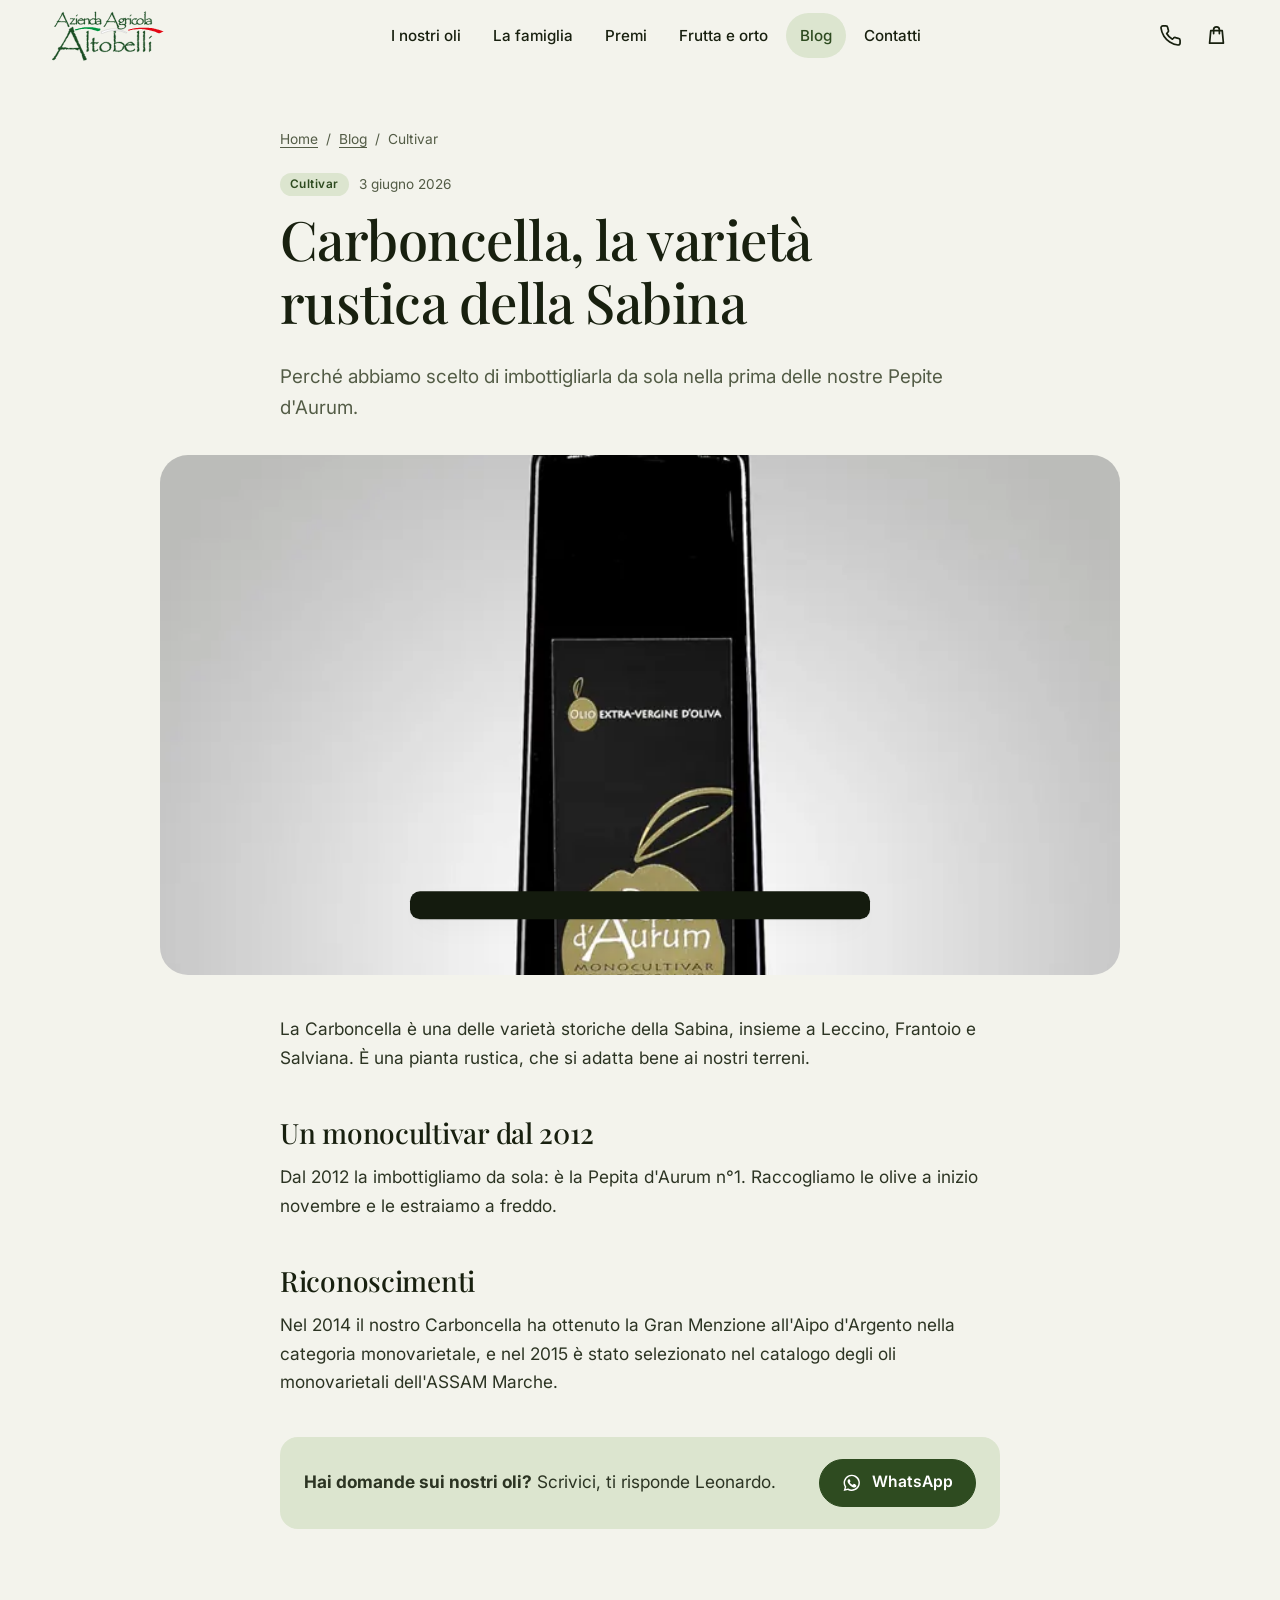
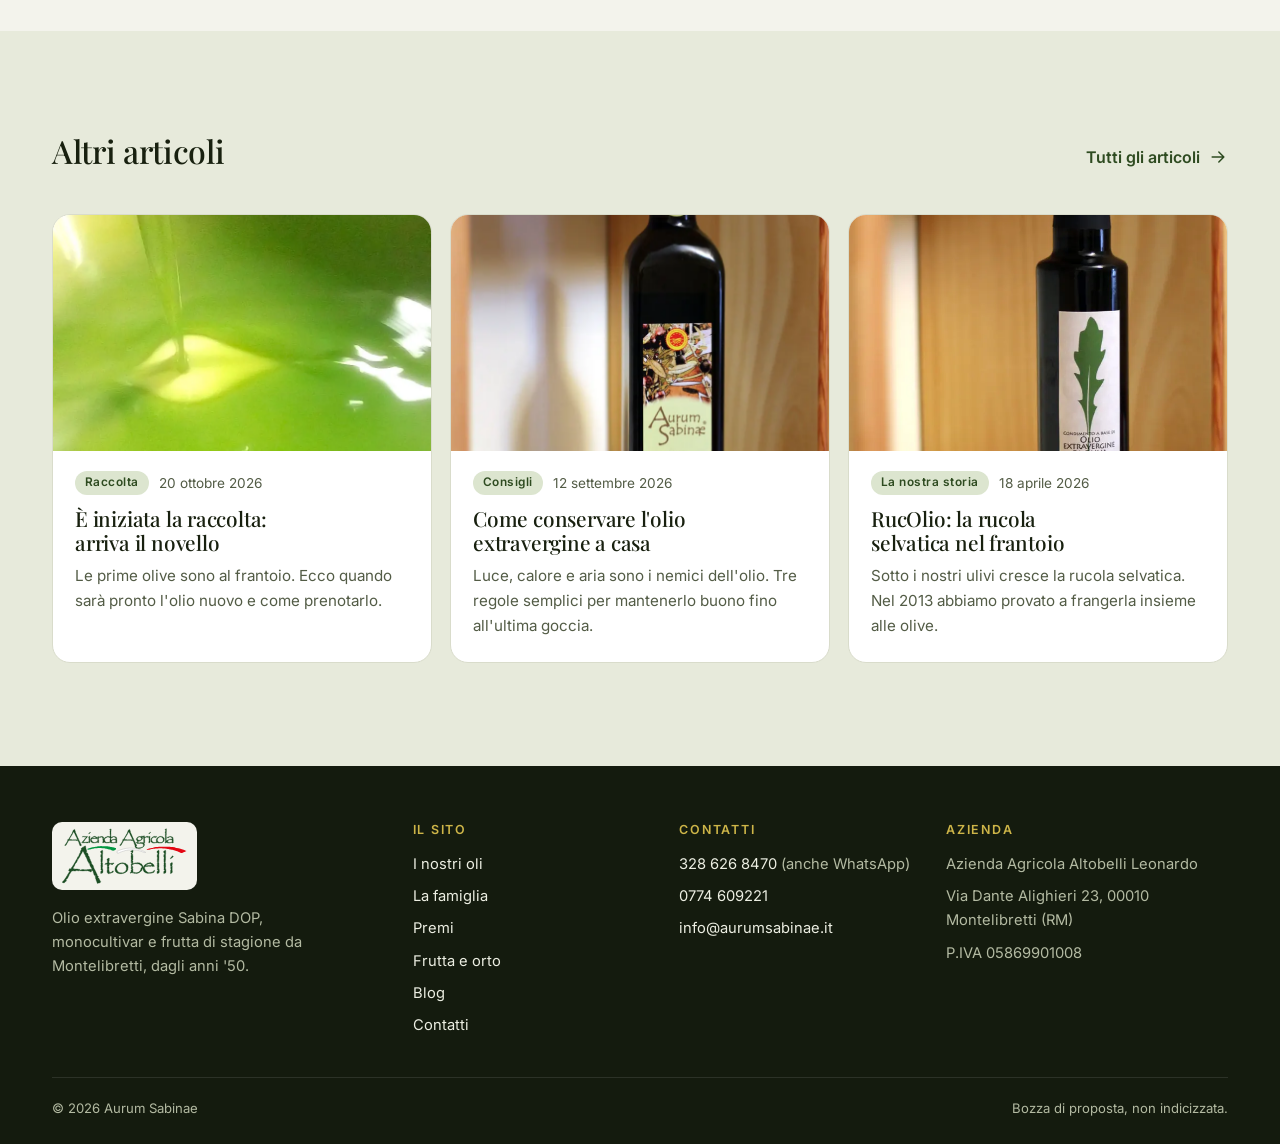
<file: articolo-carboncella.html>
<!doctype html>
<html lang="it">
<head>
  <meta charset="utf-8">
  <meta name="viewport" content="width=device-width, initial-scale=1">
  <meta name="robots" content="noindex">
  <title>Carboncella, la varietà rustica della Sabina · Aurum Sabinae</title>
  <meta name="description" content="Perché abbiamo scelto di imbottigliarla da sola nella prima delle nostre Pepite d&#x27;Aurum.">
  <meta name="theme-color" content="#F3F3EC">
  <meta property="og:type" content="website">
  <meta property="og:site_name" content="Aurum Sabinae">
  <meta property="og:title" content="Carboncella, la varietà rustica della Sabina · Aurum Sabinae">
  <meta property="og:description" content="Perché abbiamo scelto di imbottigliarla da sola nella prima delle nostre Pepite d&#x27;Aurum.">
  <meta property="og:image" content="https://fraspin02.github.io/aurum-sabinae-bozza-2/img/anteprima.jpg">
  <meta property="og:image:width" content="1200">
  <meta property="og:image:height" content="630">
  <link rel="preconnect" href="https://fonts.googleapis.com">
  <link rel="preconnect" href="https://fonts.gstatic.com" crossorigin>
  <link href="https://fonts.googleapis.com/css2?family=Inter:wght@400;500;600&family=Playfair+Display:ital,wght@0,500;0,600;1,500&display=swap" rel="stylesheet">
  
  <link rel="stylesheet" href="css/style.css?v=5">
  <link rel="icon" href="data:image/svg+xml,%3Csvg xmlns='http://www.w3.org/2000/svg' viewBox='0 0 32 32'%3E%3Cpath d='M28 4C14 4 4 10 4 22c0 2 .4 4 1 6C20 28 28 18 28 4z' fill='%232E4B20'/%3E%3C/svg%3E">
</head>
<body>
<svg width="0" height="0" style="position:absolute" aria-hidden="true">
  <symbol id="i-phone" viewBox="0 0 24 24" fill="none" stroke="currentColor" stroke-width="1.8" stroke-linecap="round" stroke-linejoin="round"><path d="M22 16.9v3a2 2 0 0 1-2.2 2 19.8 19.8 0 0 1-8.6-3.1 19.5 19.5 0 0 1-6-6A19.8 19.8 0 0 1 2.1 4.2 2 2 0 0 1 4.1 2h3a2 2 0 0 1 2 1.7c.1.9.4 1.9.7 2.8a2 2 0 0 1-.5 2.1L8 9.9a16 16 0 0 0 6 6l1.3-1.3a2 2 0 0 1 2.1-.4c.9.3 1.8.6 2.8.7a2 2 0 0 1 1.7 2z"/></symbol>
  <symbol id="i-wa" viewBox="0 0 24 24" fill="currentColor"><path d="M12 2a10 10 0 0 0-8.6 15.1L2 22l5-1.3A10 10 0 1 0 12 2zm0 18.2a8.2 8.2 0 0 1-4.2-1.1l-.3-.2-3 .8.8-2.9-.2-.3A8.2 8.2 0 1 1 12 20.2zm4.5-6.1c-.2-.1-1.5-.7-1.7-.8-.2-.1-.4-.1-.6.1l-.8 1c-.1.2-.3.2-.5.1a6.7 6.7 0 0 1-3.3-2.9c-.2-.4.2-.4.7-1.3.1-.2 0-.3 0-.4l-.8-1.8c-.2-.5-.4-.4-.6-.4h-.5a1 1 0 0 0-.7.3 3 3 0 0 0-.9 2.2 5.2 5.2 0 0 0 1.1 2.8 11.9 11.9 0 0 0 4.6 4c1.7.7 2.4.8 3.2.7.5-.1 1.5-.6 1.8-1.2.2-.6.2-1.1.1-1.2l-.5-.3z"/></symbol>
  <symbol id="i-mail" viewBox="0 0 24 24" fill="none" stroke="currentColor" stroke-width="1.8" stroke-linecap="round" stroke-linejoin="round"><rect x="2" y="4" width="20" height="16" rx="2"/><path d="m22 7-10 6L2 7"/></symbol>
  <symbol id="i-pin" viewBox="0 0 24 24" fill="none" stroke="currentColor" stroke-width="1.8" stroke-linecap="round" stroke-linejoin="round"><path d="M20 10c0 6-8 12-8 12S4 16 4 10a8 8 0 0 1 16 0z"/><circle cx="12" cy="10" r="3"/></symbol>
  <symbol id="i-arrow" viewBox="0 0 24 24" fill="none" stroke="currentColor" stroke-width="1.8" stroke-linecap="round" stroke-linejoin="round"><path d="M5 12h14M13 6l6 6-6 6"/></symbol>
  <symbol id="i-award" viewBox="0 0 24 24" fill="none" stroke="currentColor" stroke-width="1.8" stroke-linecap="round" stroke-linejoin="round"><circle cx="12" cy="8" r="6"/><path d="M15.5 13 17 22l-5-3-5 3 1.5-9"/></symbol>
  <symbol id="i-menu" viewBox="0 0 24 24" fill="none" stroke="currentColor" stroke-width="1.8" stroke-linecap="round"><path d="M4 7h16M4 12h10M4 17h16"/></symbol>
  <symbol id="i-x" viewBox="0 0 24 24" fill="none" stroke="currentColor" stroke-width="1.8" stroke-linecap="round"><path d="M6 6l12 12M18 6 6 18"/></symbol>
  <symbol id="i-bag" viewBox="0 0 24 24" fill="none" stroke="currentColor" stroke-width="1.8" stroke-linecap="round" stroke-linejoin="round"><path d="M6 7h12l1.2 13H4.8L6 7z"/><path d="M9 10V6a3 3 0 0 1 6 0v4"/></symbol>
  <symbol id="i-lock" viewBox="0 0 24 24" fill="none" stroke="currentColor" stroke-width="1.8" stroke-linecap="round" stroke-linejoin="round"><rect x="4" y="11" width="16" height="10" rx="2"/><path d="M8 11V7a4 4 0 0 1 8 0v4"/></symbol>
  <symbol id="i-truck" viewBox="0 0 24 24" fill="none" stroke="currentColor" stroke-width="1.8" stroke-linecap="round" stroke-linejoin="round"><path d="M2 6h12v10H2zM14 10h4l3 3v3h-7z"/><circle cx="6.5" cy="17.5" r="1.8"/><circle cx="17.5" cy="17.5" r="1.8"/></symbol>
  <symbol id="i-leaf" viewBox="0 0 24 24" fill="none" stroke="currentColor" stroke-width="1.8" stroke-linecap="round" stroke-linejoin="round"><path d="M20 4C9 4 4 9 4 16c0 1.4.2 2.7.6 4C11 20 20 16 20 4z"/><path d="M4.6 20C8 15 12 12 16 9"/></symbol>
</svg>

<a class="skip" href="#contenuto">Vai al contenuto</a>
<header class="hd">
  <div class="wrap hd__in">
    <button class="icon-btn menu-btn" type="button" aria-expanded="false" aria-controls="mobile-nav" aria-label="Apri il menu">
      <svg aria-hidden="true"><use href="#i-menu"/></svg>
    </button>
    <a class="brand" href="index.html" aria-label="Azienda Agricola Altobelli, Aurum Sabinae: home">
      <img src="img/logo-altobelli.svg" width="470" height="210" alt="">
    </a>
    <nav class="nav" aria-label="Principale"><ul><li><a href="index.html#shop">I nostri oli</a></li><li><a href="index.html#famiglia">La famiglia</a></li><li><a href="index.html#premi">Premi</a></li><li><a href="index.html#frutta">Frutta e orto</a></li><li><a href="blog.html" aria-current="page">Blog</a></li><li><a href="index.html#contatti">Contatti</a></li></ul></nav>
    <div class="hd__actions">
      <a class="icon-btn" href="tel:+393286268470" aria-label="Chiama Aurum Sabinae">
        <svg aria-hidden="true"><use href="#i-phone"/></svg>
      </a>
      <a class="icon-btn cart-btn" href="cassa.html" aria-label="Carrello">
        <svg aria-hidden="true"><use href="#i-bag"/></svg><span class="cart-count" data-cart-count hidden>0</span>
      </a>
    </div>
  </div>
</header>

<div class="mobile-nav" id="mobile-nav" role="dialog" aria-modal="true" aria-label="Menu" hidden>
  <div class="mobile-nav__top">
    <button class="icon-btn menu-close" type="button" aria-label="Chiudi il menu"><svg aria-hidden="true"><use href="#i-x"/></svg></button>
  </div>
  <nav aria-label="Menu mobile"><ul><li><a href="index.html#shop">I nostri oli</a></li><li><a href="index.html#famiglia">La famiglia</a></li><li><a href="index.html#premi">Premi</a></li><li><a href="index.html#frutta">Frutta e orto</a></li><li><a href="blog.html" aria-current="page">Blog</a></li><li><a href="index.html#contatti">Contatti</a></li><li><a href="cassa.html">Carrello e cassa</a></li></ul></nav>
  <div class="mobile-nav__contacts">
    <a class="btn btn--ghost" href="tel:+393286268470"><svg aria-hidden="true"><use href="#i-phone"/></svg>Chiama</a>
    <a class="btn" href="https://wa.me/393286268470" target="_blank" rel="noopener"><svg aria-hidden="true"><use href="#i-wa"/></svg>WhatsApp</a>
  </div>
</div>

<main id="contenuto">

  <article class="section section--top article" aria-labelledby="art-title">
    <div class="wrap wrap--text">
      <nav class="crumbs" aria-label="Percorso"><a href="index.html">Home</a><span aria-hidden="true">/</span><a href="blog.html">Blog</a><span aria-hidden="true">/</span><span>Cultivar</span></nav>
      <p class="post__meta"><span class="chip">Cultivar</span><time datetime="2026-06-03">3 giugno 2026</time></p>
      <h1 id="art-title" class="h-page">Carboncella, la varietà rustica della Sabina</h1>
      <p class="lead">Perché abbiamo scelto di imbottigliarla da sola nella prima delle nostre Pepite d&#x27;Aurum.</p>
    </div>
    <div class="wrap wrap--media">
      <img class="article__img" src="img/pepite-carboncella-760.webp" width="760" height="950" alt="Bottiglia di Pepite d&#x27;Aurum Carboncella" fetchpriority="high">
    </div>
    <div class="wrap wrap--text prose">
        <p>La Carboncella è una delle varietà storiche della Sabina, insieme a Leccino, Frantoio e Salviana. È una pianta rustica, che si adatta bene ai nostri terreni.</p>
        <h2>Un monocultivar dal 2012</h2>
        <p>Dal 2012 la imbottigliamo da sola: è la Pepita d&#x27;Aurum n°1. Raccogliamo le olive a inizio novembre e le estraiamo a freddo.</p>
        <h2>Riconoscimenti</h2>
        <p>Nel 2014 il nostro Carboncella ha ottenuto la Gran Menzione all&#x27;Aipo d&#x27;Argento nella categoria monovarietale, e nel 2015 è stato selezionato nel catalogo degli oli monovarietali dell&#x27;ASSAM Marche.</p>
      <aside class="article__cta">
        <p><b>Hai domande sui nostri oli?</b> Scrivici, ti risponde Leonardo.</p>
        <a class="btn" href="https://wa.me/393286268470?text=Buongiorno%2C%20vorrei%20informazioni%20sull%27olio%20Aurum%20Sabinae" target="_blank" rel="noopener"><svg aria-hidden="true"><use href="#i-wa"/></svg>WhatsApp</a>
      </aside>
    </div>
  </article>
  <section class="section section--tint" aria-labelledby="altri-art">
    <div class="wrap">
      <div class="section-head section-head--row">
        <h2 id="altri-art" class="h-sm">Altri articoli</h2>
        <a class="link-arrow" href="blog.html">Tutti gli articoli<svg aria-hidden="true"><use href="#i-arrow"/></svg></a>
      </div>
      <div class="post-grid"><article class="post">
  <a class="post__img" href="articolo-novello-2026.html" tabindex="-1" aria-hidden="true">
    <img src="img/olio-verde-788.webp" width="788" height="588" alt="" loading="lazy">
  </a>
  <div class="post__body">
    <p class="post__meta"><span class="chip">Raccolta</span><time datetime="2026-10-20">20 ottobre 2026</time></p>
    <h3><a href="articolo-novello-2026.html">È iniziata la raccolta: arriva il novello</a></h3>
    <p>Le prime olive sono al frantoio. Ecco quando sarà pronto l&#x27;olio nuovo e come prenotarlo.</p>
  </div>
</article><article class="post">
  <a class="post__img" href="articolo-conservare-olio.html" tabindex="-1" aria-hidden="true">
    <img src="img/aurum-sabinae-760.webp" width="760" height="950" alt="" loading="lazy">
  </a>
  <div class="post__body">
    <p class="post__meta"><span class="chip">Consigli</span><time datetime="2026-09-12">12 settembre 2026</time></p>
    <h3><a href="articolo-conservare-olio.html">Come conservare l&#x27;olio extravergine a casa</a></h3>
    <p>Luce, calore e aria sono i nemici dell&#x27;olio. Tre regole semplici per mantenerlo buono fino all&#x27;ultima goccia.</p>
  </div>
</article><article class="post">
  <a class="post__img" href="articolo-rucolio.html" tabindex="-1" aria-hidden="true">
    <img src="img/rucolio-700.webp" width="700" height="875" alt="" loading="lazy">
  </a>
  <div class="post__body">
    <p class="post__meta"><span class="chip">La nostra storia</span><time datetime="2026-04-18">18 aprile 2026</time></p>
    <h3><a href="articolo-rucolio.html">RucOlio: la rucola selvatica nel frantoio</a></h3>
    <p>Sotto i nostri ulivi cresce la rucola selvatica. Nel 2013 abbiamo provato a frangerla insieme alle olive.</p>
  </div>
</article></div>
    </div>
  </section>

</main>

<div class="cart" id="cart" hidden>
  <div class="cart__backdrop"></div>
  <aside class="cart__panel" role="dialog" aria-modal="true" aria-labelledby="cart-title">
    <div class="cart__head">
      <h2 id="cart-title">Il tuo carrello</h2>
      <button class="icon-btn cart__close" type="button" aria-label="Chiudi il carrello"><svg aria-hidden="true"><use href="#i-x"/></svg></button>
    </div>
    <p class="ship-note" data-ship-note></p>
    <div class="ship-bar"><span></span></div>
    <ul class="cart__lines" data-cart-lines></ul>
    <div class="cart__foot">
      <p class="cart__row"><span>Subtotale</span><b data-sub>0,00 €</b></p>
      <p class="cart__row cart__row--muted"><span>Spedizione</span><span data-ship>Gratis</span></p>
      <a class="btn btn--block" href="cassa.html" data-checkout><svg aria-hidden="true"><use href="#i-lock"/></svg>Vai alla cassa</a>
      <button class="link-btn cart__close" type="button">Continua gli acquisti</button>
    </div>
  </aside>
</div>
<div class="toast" id="toast" role="status"></div>

<footer class="ft">
  <div class="wrap ft__grid">
    <div class="ft__brand">
      <img src="img/logo-altobelli.svg" width="470" height="210" alt="Azienda Agricola Altobelli" loading="lazy">
      <p>Olio extravergine Sabina DOP, monocultivar e frutta di stagione da Montelibretti, dagli anni '50.</p>
    </div>
    <nav aria-label="Pie di pagina"><h2>Il sito</h2><ul><li><a href="index.html#shop">I nostri oli</a></li><li><a href="index.html#famiglia">La famiglia</a></li><li><a href="index.html#premi">Premi</a></li><li><a href="index.html#frutta">Frutta e orto</a></li><li><a href="blog.html">Blog</a></li><li><a href="index.html#contatti">Contatti</a></li></ul></nav>
    <div>
      <h2>Contatti</h2>
      <ul>
        <li><a href="tel:+393286268470">328 626 8470</a> (anche WhatsApp)</li>
        <li><a href="tel:+390774609221">0774 609221</a></li>
        <li><a href="mailto:info@aurumsabinae.it">info@aurumsabinae.it</a></li>
      </ul>
    </div>
    <div>
      <h2>Azienda</h2>
      <ul>
        <li>Azienda Agricola Altobelli Leonardo</li>
        <li>Via Dante Alighieri 23, 00010 Montelibretti (RM)</li>
        <li>P.IVA 05869901008</li>
      </ul>
    </div>
  </div>
  <div class="wrap ft__bottom"><p>© 2026 Aurum Sabinae</p><p>Bozza di proposta, non indicizzata.</p></div>
</footer>

<script src="js/main.js?v=5" defer></script>
<script src="js/shop.js?v=5" defer></script>
</body>
</html>
</file>
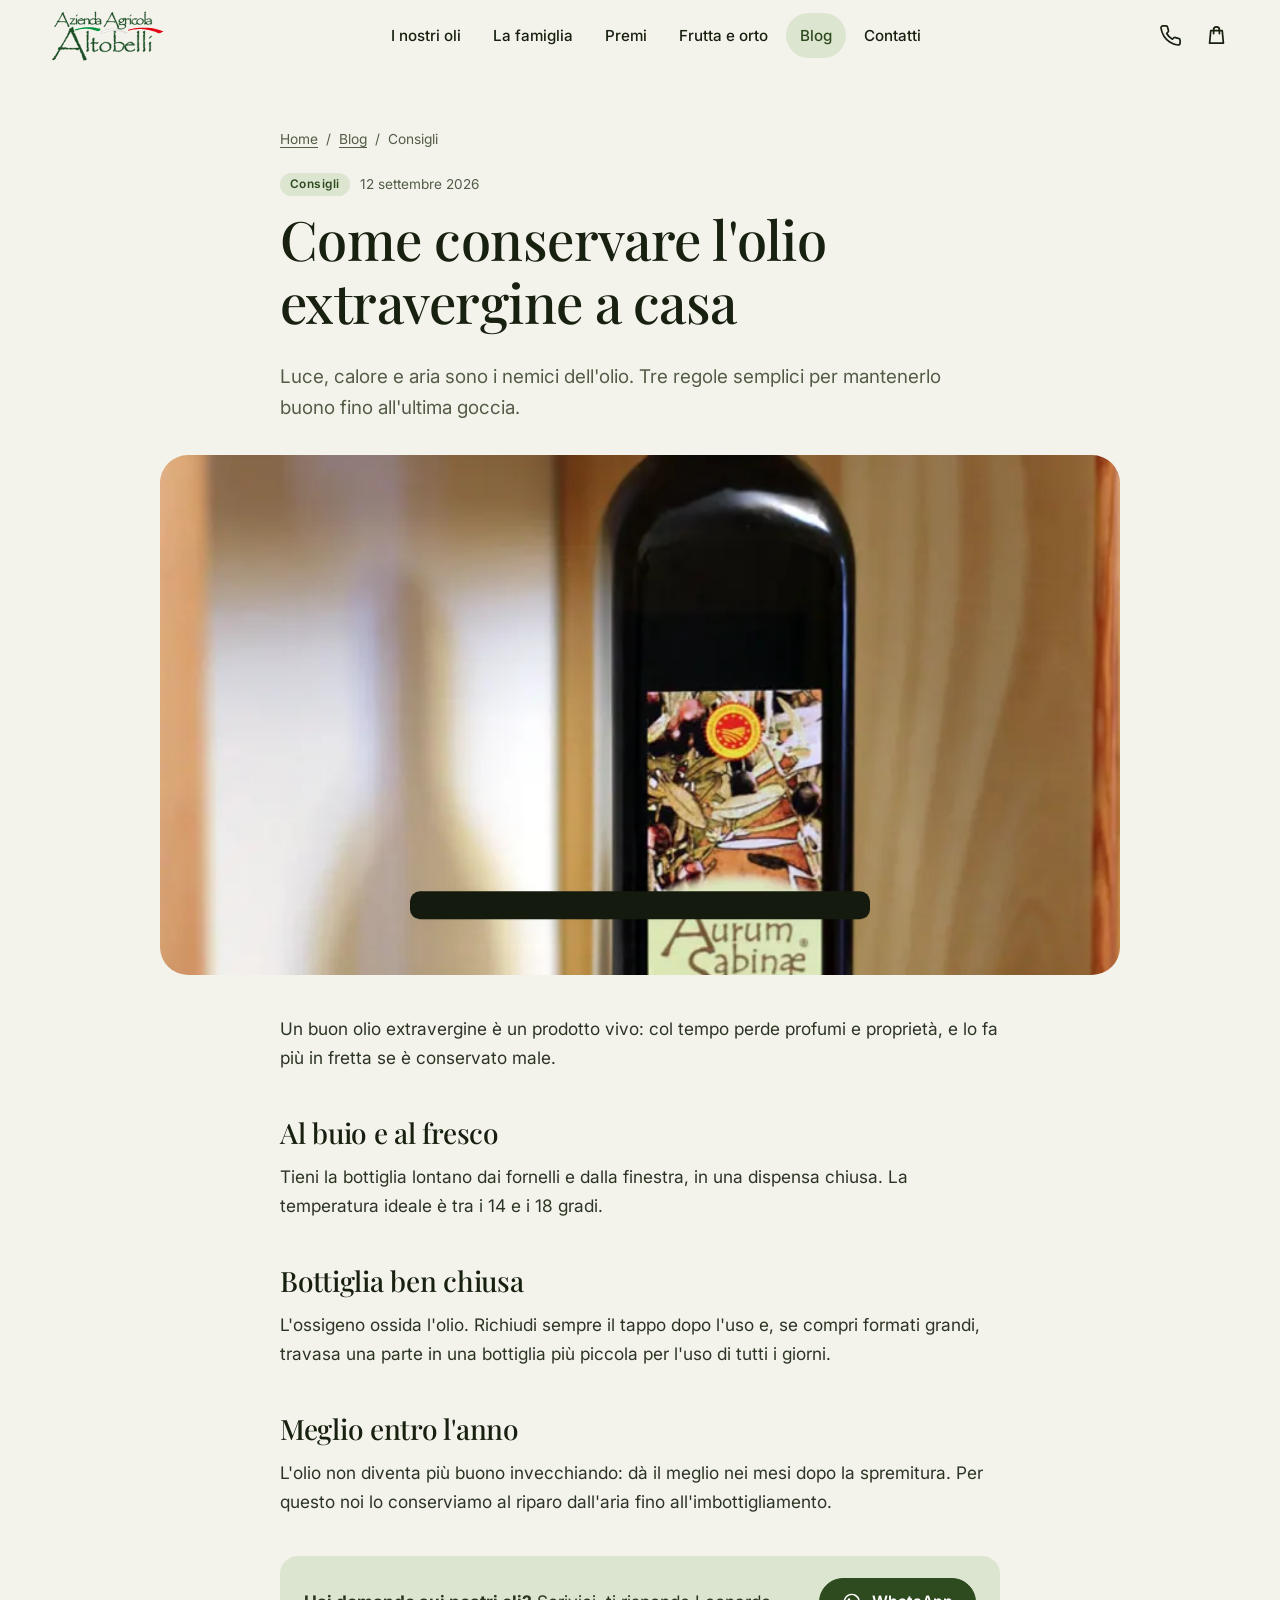
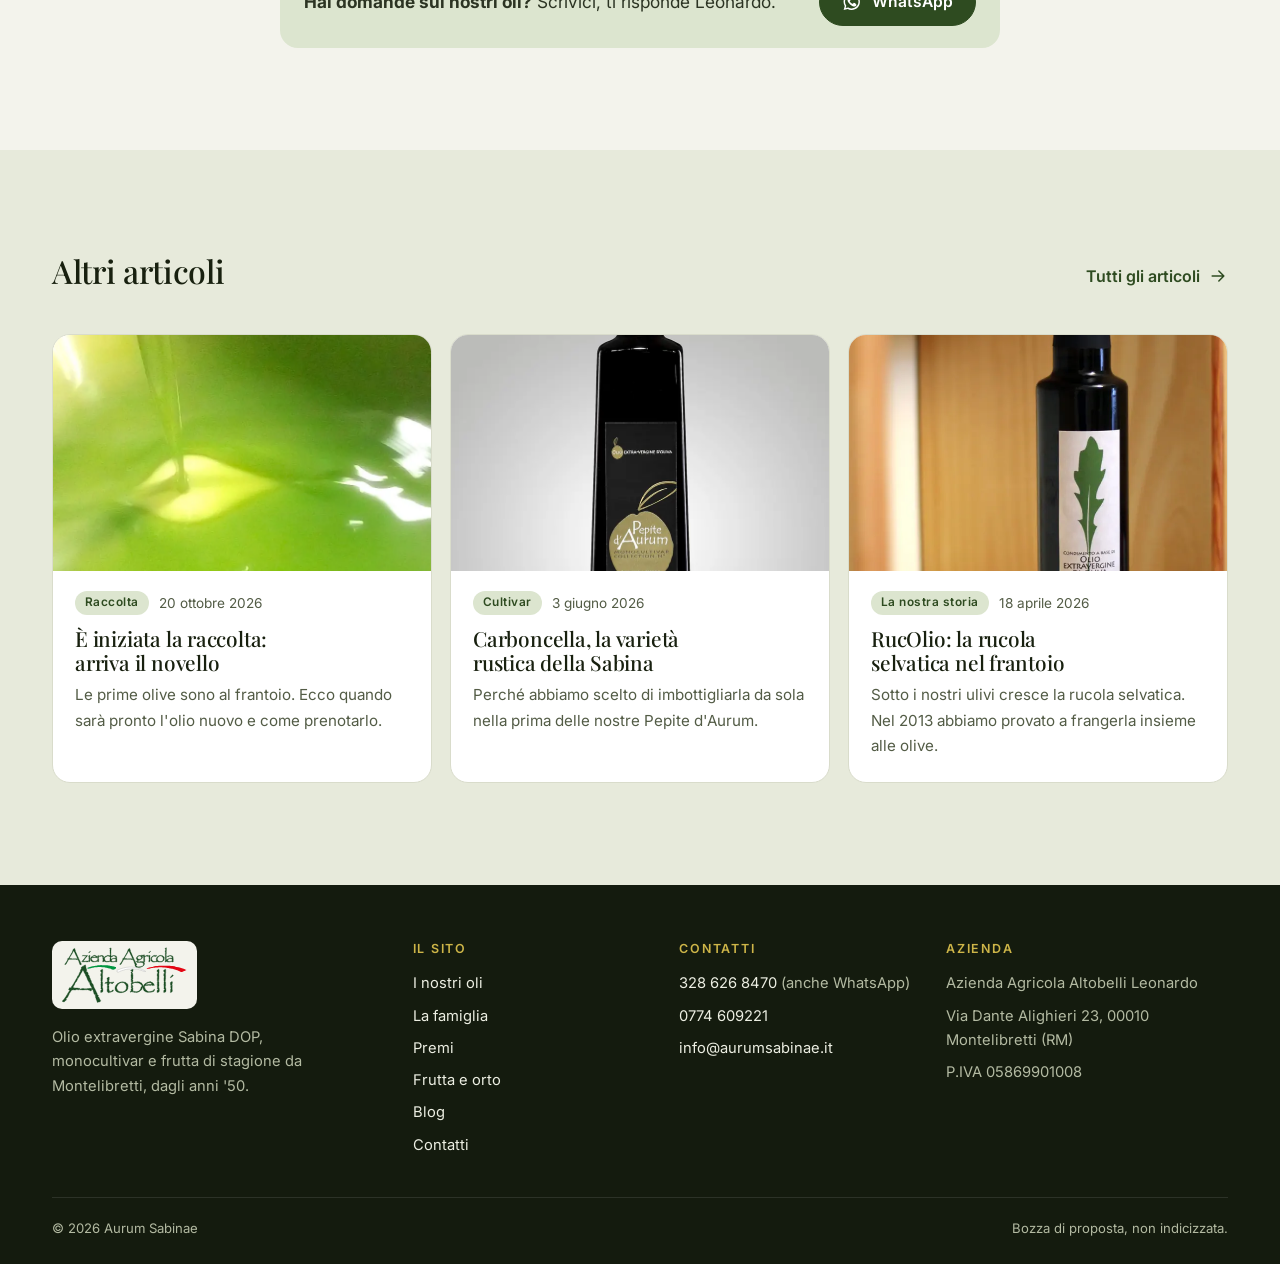
<file: articolo-conservare-olio.html>
<!doctype html>
<html lang="it">
<head>
  <meta charset="utf-8">
  <meta name="viewport" content="width=device-width, initial-scale=1">
  <meta name="robots" content="noindex">
  <title>Come conservare l&#x27;olio extravergine a casa · Aurum Sabinae</title>
  <meta name="description" content="Luce, calore e aria sono i nemici dell&#x27;olio. Tre regole semplici per mantenerlo buono fino all&#x27;ultima goccia.">
  <meta name="theme-color" content="#F3F3EC">
  <meta property="og:type" content="website">
  <meta property="og:site_name" content="Aurum Sabinae">
  <meta property="og:title" content="Come conservare l&#x27;olio extravergine a casa · Aurum Sabinae">
  <meta property="og:description" content="Luce, calore e aria sono i nemici dell&#x27;olio. Tre regole semplici per mantenerlo buono fino all&#x27;ultima goccia.">
  <meta property="og:image" content="https://fraspin02.github.io/aurum-sabinae-bozza-2/img/anteprima.jpg">
  <meta property="og:image:width" content="1200">
  <meta property="og:image:height" content="630">
  <link rel="preconnect" href="https://fonts.googleapis.com">
  <link rel="preconnect" href="https://fonts.gstatic.com" crossorigin>
  <link href="https://fonts.googleapis.com/css2?family=Inter:wght@400;500;600&family=Playfair+Display:ital,wght@0,500;0,600;1,500&display=swap" rel="stylesheet">
  
  <link rel="stylesheet" href="css/style.css?v=5">
  <link rel="icon" href="data:image/svg+xml,%3Csvg xmlns='http://www.w3.org/2000/svg' viewBox='0 0 32 32'%3E%3Cpath d='M28 4C14 4 4 10 4 22c0 2 .4 4 1 6C20 28 28 18 28 4z' fill='%232E4B20'/%3E%3C/svg%3E">
</head>
<body>
<svg width="0" height="0" style="position:absolute" aria-hidden="true">
  <symbol id="i-phone" viewBox="0 0 24 24" fill="none" stroke="currentColor" stroke-width="1.8" stroke-linecap="round" stroke-linejoin="round"><path d="M22 16.9v3a2 2 0 0 1-2.2 2 19.8 19.8 0 0 1-8.6-3.1 19.5 19.5 0 0 1-6-6A19.8 19.8 0 0 1 2.1 4.2 2 2 0 0 1 4.1 2h3a2 2 0 0 1 2 1.7c.1.9.4 1.9.7 2.8a2 2 0 0 1-.5 2.1L8 9.9a16 16 0 0 0 6 6l1.3-1.3a2 2 0 0 1 2.1-.4c.9.3 1.8.6 2.8.7a2 2 0 0 1 1.7 2z"/></symbol>
  <symbol id="i-wa" viewBox="0 0 24 24" fill="currentColor"><path d="M12 2a10 10 0 0 0-8.6 15.1L2 22l5-1.3A10 10 0 1 0 12 2zm0 18.2a8.2 8.2 0 0 1-4.2-1.1l-.3-.2-3 .8.8-2.9-.2-.3A8.2 8.2 0 1 1 12 20.2zm4.5-6.1c-.2-.1-1.5-.7-1.7-.8-.2-.1-.4-.1-.6.1l-.8 1c-.1.2-.3.2-.5.1a6.7 6.7 0 0 1-3.3-2.9c-.2-.4.2-.4.7-1.3.1-.2 0-.3 0-.4l-.8-1.8c-.2-.5-.4-.4-.6-.4h-.5a1 1 0 0 0-.7.3 3 3 0 0 0-.9 2.2 5.2 5.2 0 0 0 1.1 2.8 11.9 11.9 0 0 0 4.6 4c1.7.7 2.4.8 3.2.7.5-.1 1.5-.6 1.8-1.2.2-.6.2-1.1.1-1.2l-.5-.3z"/></symbol>
  <symbol id="i-mail" viewBox="0 0 24 24" fill="none" stroke="currentColor" stroke-width="1.8" stroke-linecap="round" stroke-linejoin="round"><rect x="2" y="4" width="20" height="16" rx="2"/><path d="m22 7-10 6L2 7"/></symbol>
  <symbol id="i-pin" viewBox="0 0 24 24" fill="none" stroke="currentColor" stroke-width="1.8" stroke-linecap="round" stroke-linejoin="round"><path d="M20 10c0 6-8 12-8 12S4 16 4 10a8 8 0 0 1 16 0z"/><circle cx="12" cy="10" r="3"/></symbol>
  <symbol id="i-arrow" viewBox="0 0 24 24" fill="none" stroke="currentColor" stroke-width="1.8" stroke-linecap="round" stroke-linejoin="round"><path d="M5 12h14M13 6l6 6-6 6"/></symbol>
  <symbol id="i-award" viewBox="0 0 24 24" fill="none" stroke="currentColor" stroke-width="1.8" stroke-linecap="round" stroke-linejoin="round"><circle cx="12" cy="8" r="6"/><path d="M15.5 13 17 22l-5-3-5 3 1.5-9"/></symbol>
  <symbol id="i-menu" viewBox="0 0 24 24" fill="none" stroke="currentColor" stroke-width="1.8" stroke-linecap="round"><path d="M4 7h16M4 12h10M4 17h16"/></symbol>
  <symbol id="i-x" viewBox="0 0 24 24" fill="none" stroke="currentColor" stroke-width="1.8" stroke-linecap="round"><path d="M6 6l12 12M18 6 6 18"/></symbol>
  <symbol id="i-bag" viewBox="0 0 24 24" fill="none" stroke="currentColor" stroke-width="1.8" stroke-linecap="round" stroke-linejoin="round"><path d="M6 7h12l1.2 13H4.8L6 7z"/><path d="M9 10V6a3 3 0 0 1 6 0v4"/></symbol>
  <symbol id="i-lock" viewBox="0 0 24 24" fill="none" stroke="currentColor" stroke-width="1.8" stroke-linecap="round" stroke-linejoin="round"><rect x="4" y="11" width="16" height="10" rx="2"/><path d="M8 11V7a4 4 0 0 1 8 0v4"/></symbol>
  <symbol id="i-truck" viewBox="0 0 24 24" fill="none" stroke="currentColor" stroke-width="1.8" stroke-linecap="round" stroke-linejoin="round"><path d="M2 6h12v10H2zM14 10h4l3 3v3h-7z"/><circle cx="6.5" cy="17.5" r="1.8"/><circle cx="17.5" cy="17.5" r="1.8"/></symbol>
  <symbol id="i-leaf" viewBox="0 0 24 24" fill="none" stroke="currentColor" stroke-width="1.8" stroke-linecap="round" stroke-linejoin="round"><path d="M20 4C9 4 4 9 4 16c0 1.4.2 2.7.6 4C11 20 20 16 20 4z"/><path d="M4.6 20C8 15 12 12 16 9"/></symbol>
</svg>

<a class="skip" href="#contenuto">Vai al contenuto</a>
<header class="hd">
  <div class="wrap hd__in">
    <button class="icon-btn menu-btn" type="button" aria-expanded="false" aria-controls="mobile-nav" aria-label="Apri il menu">
      <svg aria-hidden="true"><use href="#i-menu"/></svg>
    </button>
    <a class="brand" href="index.html" aria-label="Azienda Agricola Altobelli, Aurum Sabinae: home">
      <img src="img/logo-altobelli.svg" width="470" height="210" alt="">
    </a>
    <nav class="nav" aria-label="Principale"><ul><li><a href="index.html#shop">I nostri oli</a></li><li><a href="index.html#famiglia">La famiglia</a></li><li><a href="index.html#premi">Premi</a></li><li><a href="index.html#frutta">Frutta e orto</a></li><li><a href="blog.html" aria-current="page">Blog</a></li><li><a href="index.html#contatti">Contatti</a></li></ul></nav>
    <div class="hd__actions">
      <a class="icon-btn" href="tel:+393286268470" aria-label="Chiama Aurum Sabinae">
        <svg aria-hidden="true"><use href="#i-phone"/></svg>
      </a>
      <a class="icon-btn cart-btn" href="cassa.html" aria-label="Carrello">
        <svg aria-hidden="true"><use href="#i-bag"/></svg><span class="cart-count" data-cart-count hidden>0</span>
      </a>
    </div>
  </div>
</header>

<div class="mobile-nav" id="mobile-nav" role="dialog" aria-modal="true" aria-label="Menu" hidden>
  <div class="mobile-nav__top">
    <button class="icon-btn menu-close" type="button" aria-label="Chiudi il menu"><svg aria-hidden="true"><use href="#i-x"/></svg></button>
  </div>
  <nav aria-label="Menu mobile"><ul><li><a href="index.html#shop">I nostri oli</a></li><li><a href="index.html#famiglia">La famiglia</a></li><li><a href="index.html#premi">Premi</a></li><li><a href="index.html#frutta">Frutta e orto</a></li><li><a href="blog.html" aria-current="page">Blog</a></li><li><a href="index.html#contatti">Contatti</a></li><li><a href="cassa.html">Carrello e cassa</a></li></ul></nav>
  <div class="mobile-nav__contacts">
    <a class="btn btn--ghost" href="tel:+393286268470"><svg aria-hidden="true"><use href="#i-phone"/></svg>Chiama</a>
    <a class="btn" href="https://wa.me/393286268470" target="_blank" rel="noopener"><svg aria-hidden="true"><use href="#i-wa"/></svg>WhatsApp</a>
  </div>
</div>

<main id="contenuto">

  <article class="section section--top article" aria-labelledby="art-title">
    <div class="wrap wrap--text">
      <nav class="crumbs" aria-label="Percorso"><a href="index.html">Home</a><span aria-hidden="true">/</span><a href="blog.html">Blog</a><span aria-hidden="true">/</span><span>Consigli</span></nav>
      <p class="post__meta"><span class="chip">Consigli</span><time datetime="2026-09-12">12 settembre 2026</time></p>
      <h1 id="art-title" class="h-page">Come conservare l&#x27;olio extravergine a casa</h1>
      <p class="lead">Luce, calore e aria sono i nemici dell&#x27;olio. Tre regole semplici per mantenerlo buono fino all&#x27;ultima goccia.</p>
    </div>
    <div class="wrap wrap--media">
      <img class="article__img" src="img/aurum-sabinae-760.webp" width="760" height="950" alt="Bottiglia di Aurum Sabinae su una mensola di legno" fetchpriority="high">
    </div>
    <div class="wrap wrap--text prose">
        <p>Un buon olio extravergine è un prodotto vivo: col tempo perde profumi e proprietà, e lo fa più in fretta se è conservato male.</p>
        <h2>Al buio e al fresco</h2>
        <p>Tieni la bottiglia lontano dai fornelli e dalla finestra, in una dispensa chiusa. La temperatura ideale è tra i 14 e i 18 gradi.</p>
        <h2>Bottiglia ben chiusa</h2>
        <p>L&#x27;ossigeno ossida l&#x27;olio. Richiudi sempre il tappo dopo l&#x27;uso e, se compri formati grandi, travasa una parte in una bottiglia più piccola per l&#x27;uso di tutti i giorni.</p>
        <h2>Meglio entro l&#x27;anno</h2>
        <p>L&#x27;olio non diventa più buono invecchiando: dà il meglio nei mesi dopo la spremitura. Per questo noi lo conserviamo al riparo dall&#x27;aria fino all&#x27;imbottigliamento.</p>
      <aside class="article__cta">
        <p><b>Hai domande sui nostri oli?</b> Scrivici, ti risponde Leonardo.</p>
        <a class="btn" href="https://wa.me/393286268470?text=Buongiorno%2C%20vorrei%20informazioni%20sull%27olio%20Aurum%20Sabinae" target="_blank" rel="noopener"><svg aria-hidden="true"><use href="#i-wa"/></svg>WhatsApp</a>
      </aside>
    </div>
  </article>
  <section class="section section--tint" aria-labelledby="altri-art">
    <div class="wrap">
      <div class="section-head section-head--row">
        <h2 id="altri-art" class="h-sm">Altri articoli</h2>
        <a class="link-arrow" href="blog.html">Tutti gli articoli<svg aria-hidden="true"><use href="#i-arrow"/></svg></a>
      </div>
      <div class="post-grid"><article class="post">
  <a class="post__img" href="articolo-novello-2026.html" tabindex="-1" aria-hidden="true">
    <img src="img/olio-verde-788.webp" width="788" height="588" alt="" loading="lazy">
  </a>
  <div class="post__body">
    <p class="post__meta"><span class="chip">Raccolta</span><time datetime="2026-10-20">20 ottobre 2026</time></p>
    <h3><a href="articolo-novello-2026.html">È iniziata la raccolta: arriva il novello</a></h3>
    <p>Le prime olive sono al frantoio. Ecco quando sarà pronto l&#x27;olio nuovo e come prenotarlo.</p>
  </div>
</article><article class="post">
  <a class="post__img" href="articolo-carboncella.html" tabindex="-1" aria-hidden="true">
    <img src="img/pepite-carboncella-760.webp" width="760" height="950" alt="" loading="lazy">
  </a>
  <div class="post__body">
    <p class="post__meta"><span class="chip">Cultivar</span><time datetime="2026-06-03">3 giugno 2026</time></p>
    <h3><a href="articolo-carboncella.html">Carboncella, la varietà rustica della Sabina</a></h3>
    <p>Perché abbiamo scelto di imbottigliarla da sola nella prima delle nostre Pepite d&#x27;Aurum.</p>
  </div>
</article><article class="post">
  <a class="post__img" href="articolo-rucolio.html" tabindex="-1" aria-hidden="true">
    <img src="img/rucolio-700.webp" width="700" height="875" alt="" loading="lazy">
  </a>
  <div class="post__body">
    <p class="post__meta"><span class="chip">La nostra storia</span><time datetime="2026-04-18">18 aprile 2026</time></p>
    <h3><a href="articolo-rucolio.html">RucOlio: la rucola selvatica nel frantoio</a></h3>
    <p>Sotto i nostri ulivi cresce la rucola selvatica. Nel 2013 abbiamo provato a frangerla insieme alle olive.</p>
  </div>
</article></div>
    </div>
  </section>

</main>

<div class="cart" id="cart" hidden>
  <div class="cart__backdrop"></div>
  <aside class="cart__panel" role="dialog" aria-modal="true" aria-labelledby="cart-title">
    <div class="cart__head">
      <h2 id="cart-title">Il tuo carrello</h2>
      <button class="icon-btn cart__close" type="button" aria-label="Chiudi il carrello"><svg aria-hidden="true"><use href="#i-x"/></svg></button>
    </div>
    <p class="ship-note" data-ship-note></p>
    <div class="ship-bar"><span></span></div>
    <ul class="cart__lines" data-cart-lines></ul>
    <div class="cart__foot">
      <p class="cart__row"><span>Subtotale</span><b data-sub>0,00 €</b></p>
      <p class="cart__row cart__row--muted"><span>Spedizione</span><span data-ship>Gratis</span></p>
      <a class="btn btn--block" href="cassa.html" data-checkout><svg aria-hidden="true"><use href="#i-lock"/></svg>Vai alla cassa</a>
      <button class="link-btn cart__close" type="button">Continua gli acquisti</button>
    </div>
  </aside>
</div>
<div class="toast" id="toast" role="status"></div>

<footer class="ft">
  <div class="wrap ft__grid">
    <div class="ft__brand">
      <img src="img/logo-altobelli.svg" width="470" height="210" alt="Azienda Agricola Altobelli" loading="lazy">
      <p>Olio extravergine Sabina DOP, monocultivar e frutta di stagione da Montelibretti, dagli anni '50.</p>
    </div>
    <nav aria-label="Pie di pagina"><h2>Il sito</h2><ul><li><a href="index.html#shop">I nostri oli</a></li><li><a href="index.html#famiglia">La famiglia</a></li><li><a href="index.html#premi">Premi</a></li><li><a href="index.html#frutta">Frutta e orto</a></li><li><a href="blog.html">Blog</a></li><li><a href="index.html#contatti">Contatti</a></li></ul></nav>
    <div>
      <h2>Contatti</h2>
      <ul>
        <li><a href="tel:+393286268470">328 626 8470</a> (anche WhatsApp)</li>
        <li><a href="tel:+390774609221">0774 609221</a></li>
        <li><a href="mailto:info@aurumsabinae.it">info@aurumsabinae.it</a></li>
      </ul>
    </div>
    <div>
      <h2>Azienda</h2>
      <ul>
        <li>Azienda Agricola Altobelli Leonardo</li>
        <li>Via Dante Alighieri 23, 00010 Montelibretti (RM)</li>
        <li>P.IVA 05869901008</li>
      </ul>
    </div>
  </div>
  <div class="wrap ft__bottom"><p>© 2026 Aurum Sabinae</p><p>Bozza di proposta, non indicizzata.</p></div>
</footer>

<script src="js/main.js?v=5" defer></script>
<script src="js/shop.js?v=5" defer></script>
</body>
</html>
</file>
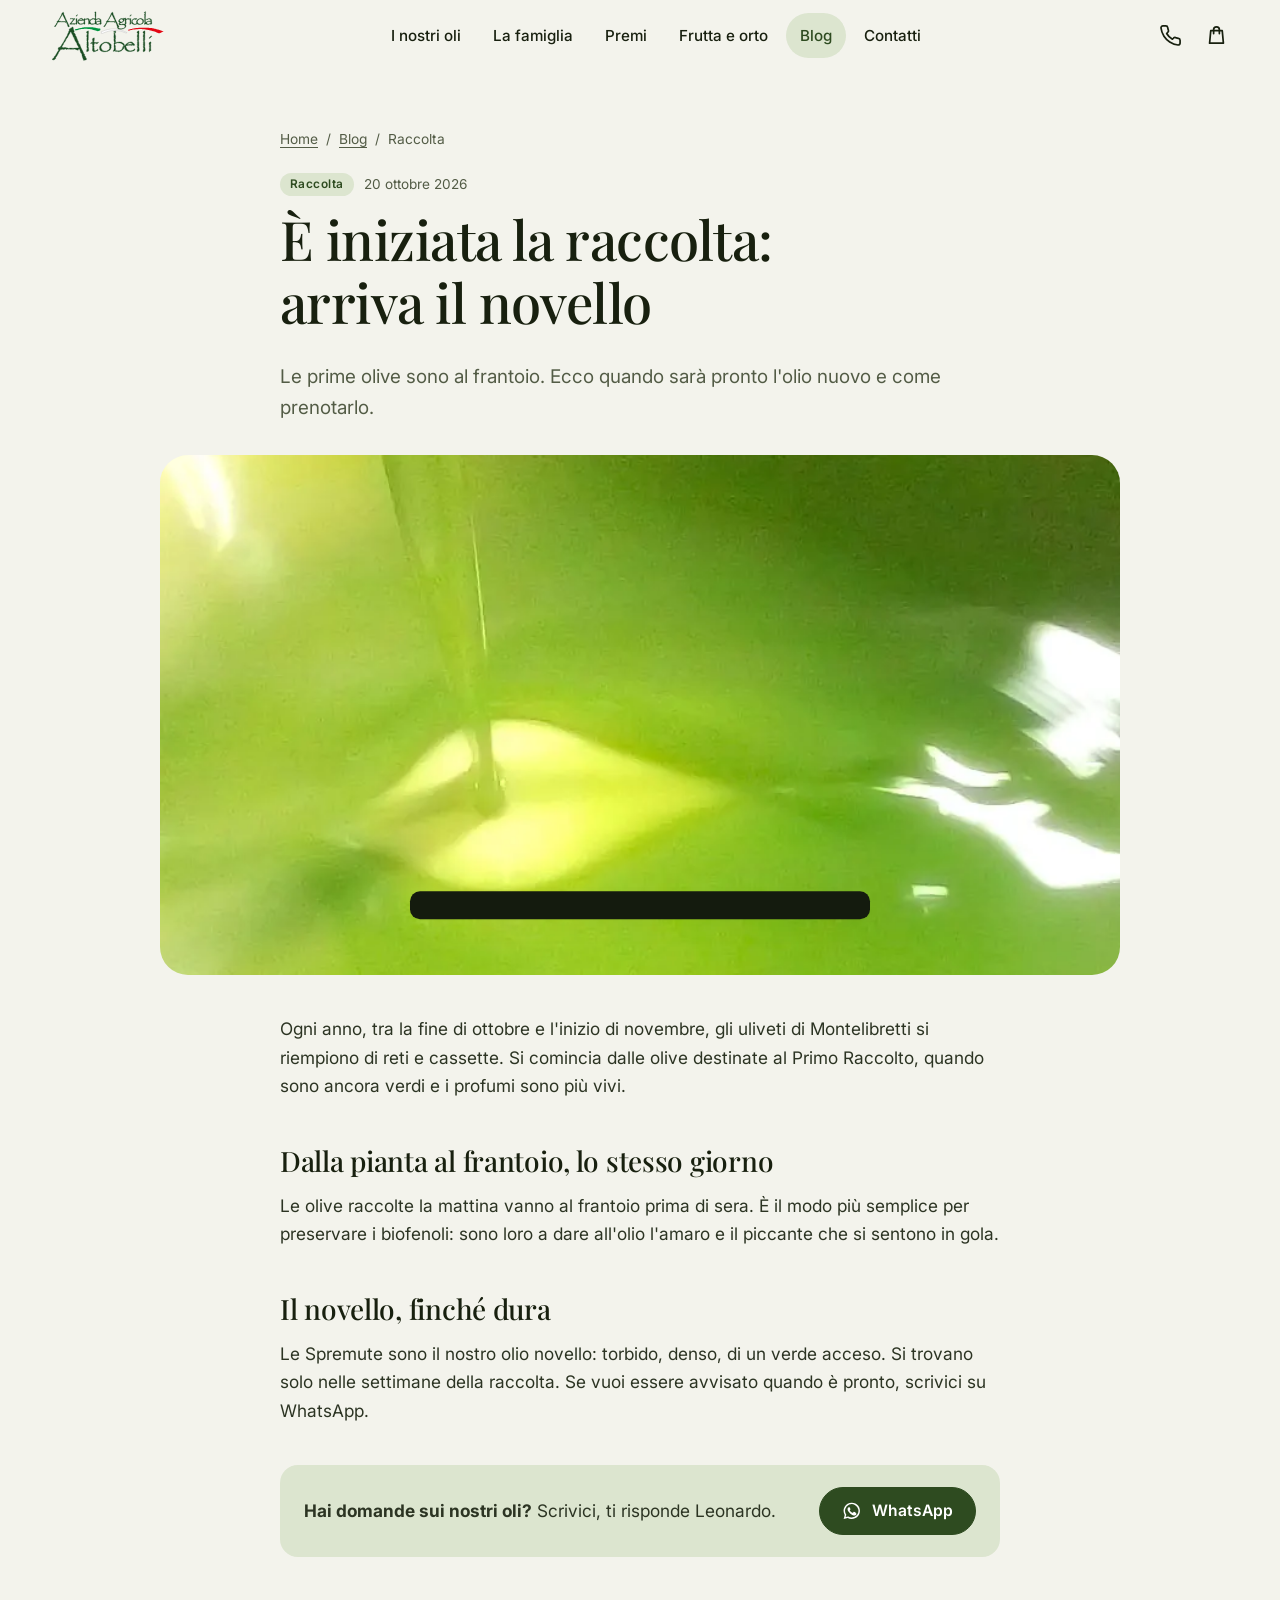
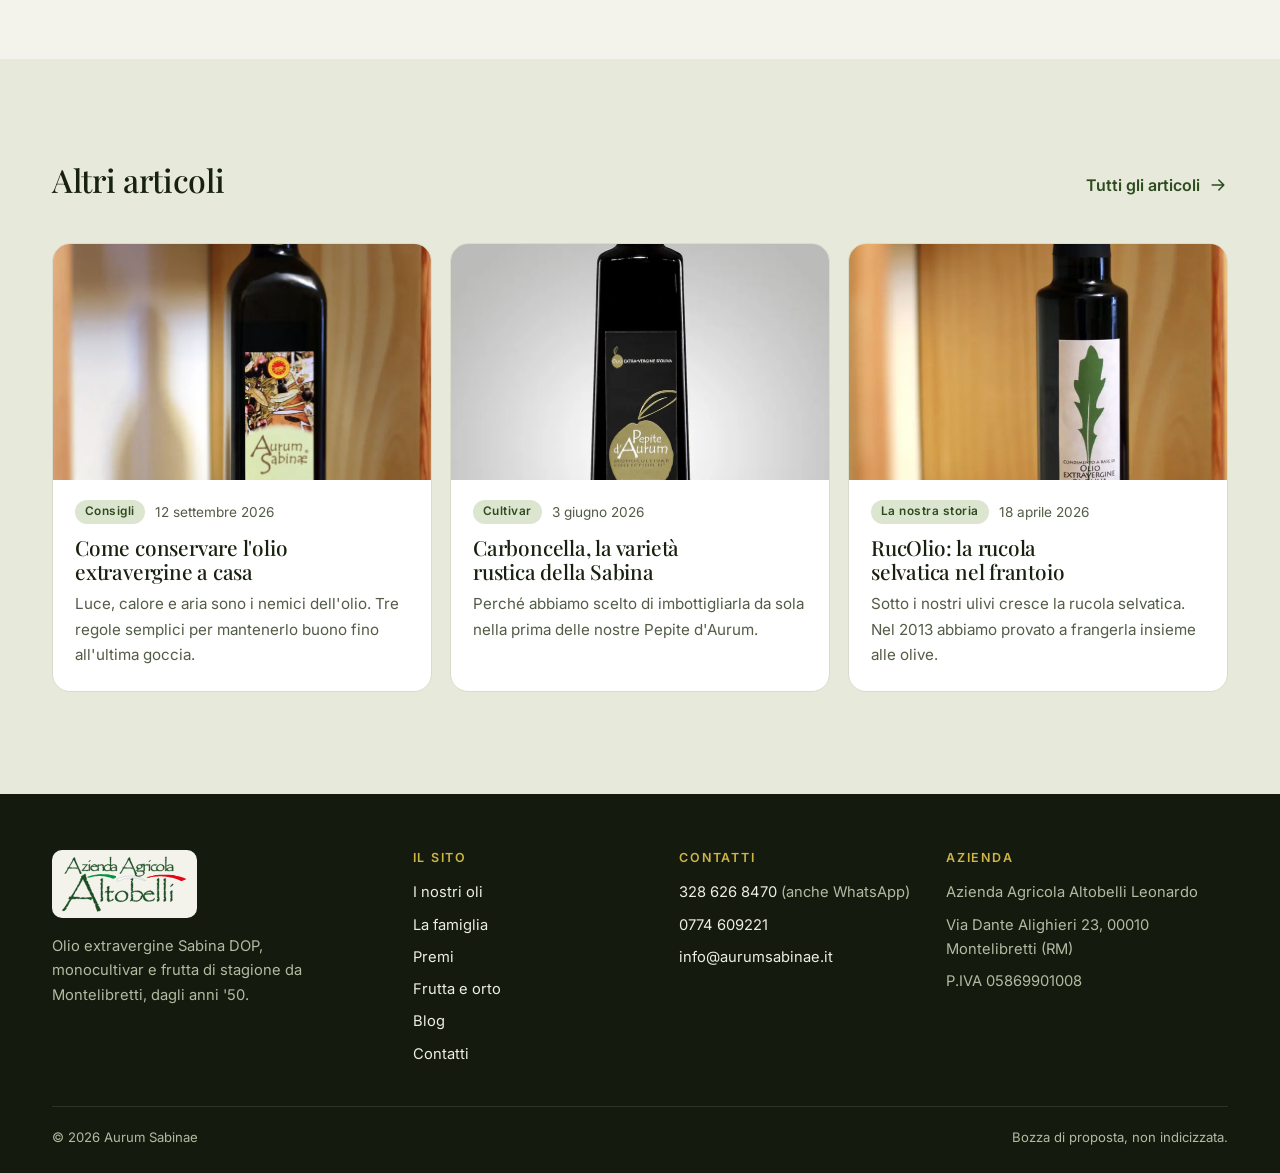
<file: articolo-novello-2026.html>
<!doctype html>
<html lang="it">
<head>
  <meta charset="utf-8">
  <meta name="viewport" content="width=device-width, initial-scale=1">
  <meta name="robots" content="noindex">
  <title>È iniziata la raccolta: arriva il novello · Aurum Sabinae</title>
  <meta name="description" content="Le prime olive sono al frantoio. Ecco quando sarà pronto l&#x27;olio nuovo e come prenotarlo.">
  <meta name="theme-color" content="#F3F3EC">
  <meta property="og:type" content="website">
  <meta property="og:site_name" content="Aurum Sabinae">
  <meta property="og:title" content="È iniziata la raccolta: arriva il novello · Aurum Sabinae">
  <meta property="og:description" content="Le prime olive sono al frantoio. Ecco quando sarà pronto l&#x27;olio nuovo e come prenotarlo.">
  <meta property="og:image" content="https://fraspin02.github.io/aurum-sabinae-bozza-2/img/anteprima.jpg">
  <meta property="og:image:width" content="1200">
  <meta property="og:image:height" content="630">
  <link rel="preconnect" href="https://fonts.googleapis.com">
  <link rel="preconnect" href="https://fonts.gstatic.com" crossorigin>
  <link href="https://fonts.googleapis.com/css2?family=Inter:wght@400;500;600&family=Playfair+Display:ital,wght@0,500;0,600;1,500&display=swap" rel="stylesheet">
  
  <link rel="stylesheet" href="css/style.css?v=5">
  <link rel="icon" href="data:image/svg+xml,%3Csvg xmlns='http://www.w3.org/2000/svg' viewBox='0 0 32 32'%3E%3Cpath d='M28 4C14 4 4 10 4 22c0 2 .4 4 1 6C20 28 28 18 28 4z' fill='%232E4B20'/%3E%3C/svg%3E">
</head>
<body>
<svg width="0" height="0" style="position:absolute" aria-hidden="true">
  <symbol id="i-phone" viewBox="0 0 24 24" fill="none" stroke="currentColor" stroke-width="1.8" stroke-linecap="round" stroke-linejoin="round"><path d="M22 16.9v3a2 2 0 0 1-2.2 2 19.8 19.8 0 0 1-8.6-3.1 19.5 19.5 0 0 1-6-6A19.8 19.8 0 0 1 2.1 4.2 2 2 0 0 1 4.1 2h3a2 2 0 0 1 2 1.7c.1.9.4 1.9.7 2.8a2 2 0 0 1-.5 2.1L8 9.9a16 16 0 0 0 6 6l1.3-1.3a2 2 0 0 1 2.1-.4c.9.3 1.8.6 2.8.7a2 2 0 0 1 1.7 2z"/></symbol>
  <symbol id="i-wa" viewBox="0 0 24 24" fill="currentColor"><path d="M12 2a10 10 0 0 0-8.6 15.1L2 22l5-1.3A10 10 0 1 0 12 2zm0 18.2a8.2 8.2 0 0 1-4.2-1.1l-.3-.2-3 .8.8-2.9-.2-.3A8.2 8.2 0 1 1 12 20.2zm4.5-6.1c-.2-.1-1.5-.7-1.7-.8-.2-.1-.4-.1-.6.1l-.8 1c-.1.2-.3.2-.5.1a6.7 6.7 0 0 1-3.3-2.9c-.2-.4.2-.4.7-1.3.1-.2 0-.3 0-.4l-.8-1.8c-.2-.5-.4-.4-.6-.4h-.5a1 1 0 0 0-.7.3 3 3 0 0 0-.9 2.2 5.2 5.2 0 0 0 1.1 2.8 11.9 11.9 0 0 0 4.6 4c1.7.7 2.4.8 3.2.7.5-.1 1.5-.6 1.8-1.2.2-.6.2-1.1.1-1.2l-.5-.3z"/></symbol>
  <symbol id="i-mail" viewBox="0 0 24 24" fill="none" stroke="currentColor" stroke-width="1.8" stroke-linecap="round" stroke-linejoin="round"><rect x="2" y="4" width="20" height="16" rx="2"/><path d="m22 7-10 6L2 7"/></symbol>
  <symbol id="i-pin" viewBox="0 0 24 24" fill="none" stroke="currentColor" stroke-width="1.8" stroke-linecap="round" stroke-linejoin="round"><path d="M20 10c0 6-8 12-8 12S4 16 4 10a8 8 0 0 1 16 0z"/><circle cx="12" cy="10" r="3"/></symbol>
  <symbol id="i-arrow" viewBox="0 0 24 24" fill="none" stroke="currentColor" stroke-width="1.8" stroke-linecap="round" stroke-linejoin="round"><path d="M5 12h14M13 6l6 6-6 6"/></symbol>
  <symbol id="i-award" viewBox="0 0 24 24" fill="none" stroke="currentColor" stroke-width="1.8" stroke-linecap="round" stroke-linejoin="round"><circle cx="12" cy="8" r="6"/><path d="M15.5 13 17 22l-5-3-5 3 1.5-9"/></symbol>
  <symbol id="i-menu" viewBox="0 0 24 24" fill="none" stroke="currentColor" stroke-width="1.8" stroke-linecap="round"><path d="M4 7h16M4 12h10M4 17h16"/></symbol>
  <symbol id="i-x" viewBox="0 0 24 24" fill="none" stroke="currentColor" stroke-width="1.8" stroke-linecap="round"><path d="M6 6l12 12M18 6 6 18"/></symbol>
  <symbol id="i-bag" viewBox="0 0 24 24" fill="none" stroke="currentColor" stroke-width="1.8" stroke-linecap="round" stroke-linejoin="round"><path d="M6 7h12l1.2 13H4.8L6 7z"/><path d="M9 10V6a3 3 0 0 1 6 0v4"/></symbol>
  <symbol id="i-lock" viewBox="0 0 24 24" fill="none" stroke="currentColor" stroke-width="1.8" stroke-linecap="round" stroke-linejoin="round"><rect x="4" y="11" width="16" height="10" rx="2"/><path d="M8 11V7a4 4 0 0 1 8 0v4"/></symbol>
  <symbol id="i-truck" viewBox="0 0 24 24" fill="none" stroke="currentColor" stroke-width="1.8" stroke-linecap="round" stroke-linejoin="round"><path d="M2 6h12v10H2zM14 10h4l3 3v3h-7z"/><circle cx="6.5" cy="17.5" r="1.8"/><circle cx="17.5" cy="17.5" r="1.8"/></symbol>
  <symbol id="i-leaf" viewBox="0 0 24 24" fill="none" stroke="currentColor" stroke-width="1.8" stroke-linecap="round" stroke-linejoin="round"><path d="M20 4C9 4 4 9 4 16c0 1.4.2 2.7.6 4C11 20 20 16 20 4z"/><path d="M4.6 20C8 15 12 12 16 9"/></symbol>
</svg>

<a class="skip" href="#contenuto">Vai al contenuto</a>
<header class="hd">
  <div class="wrap hd__in">
    <button class="icon-btn menu-btn" type="button" aria-expanded="false" aria-controls="mobile-nav" aria-label="Apri il menu">
      <svg aria-hidden="true"><use href="#i-menu"/></svg>
    </button>
    <a class="brand" href="index.html" aria-label="Azienda Agricola Altobelli, Aurum Sabinae: home">
      <img src="img/logo-altobelli.svg" width="470" height="210" alt="">
    </a>
    <nav class="nav" aria-label="Principale"><ul><li><a href="index.html#shop">I nostri oli</a></li><li><a href="index.html#famiglia">La famiglia</a></li><li><a href="index.html#premi">Premi</a></li><li><a href="index.html#frutta">Frutta e orto</a></li><li><a href="blog.html" aria-current="page">Blog</a></li><li><a href="index.html#contatti">Contatti</a></li></ul></nav>
    <div class="hd__actions">
      <a class="icon-btn" href="tel:+393286268470" aria-label="Chiama Aurum Sabinae">
        <svg aria-hidden="true"><use href="#i-phone"/></svg>
      </a>
      <a class="icon-btn cart-btn" href="cassa.html" aria-label="Carrello">
        <svg aria-hidden="true"><use href="#i-bag"/></svg><span class="cart-count" data-cart-count hidden>0</span>
      </a>
    </div>
  </div>
</header>

<div class="mobile-nav" id="mobile-nav" role="dialog" aria-modal="true" aria-label="Menu" hidden>
  <div class="mobile-nav__top">
    <button class="icon-btn menu-close" type="button" aria-label="Chiudi il menu"><svg aria-hidden="true"><use href="#i-x"/></svg></button>
  </div>
  <nav aria-label="Menu mobile"><ul><li><a href="index.html#shop">I nostri oli</a></li><li><a href="index.html#famiglia">La famiglia</a></li><li><a href="index.html#premi">Premi</a></li><li><a href="index.html#frutta">Frutta e orto</a></li><li><a href="blog.html" aria-current="page">Blog</a></li><li><a href="index.html#contatti">Contatti</a></li><li><a href="cassa.html">Carrello e cassa</a></li></ul></nav>
  <div class="mobile-nav__contacts">
    <a class="btn btn--ghost" href="tel:+393286268470"><svg aria-hidden="true"><use href="#i-phone"/></svg>Chiama</a>
    <a class="btn" href="https://wa.me/393286268470" target="_blank" rel="noopener"><svg aria-hidden="true"><use href="#i-wa"/></svg>WhatsApp</a>
  </div>
</div>

<main id="contenuto">

  <article class="section section--top article" aria-labelledby="art-title">
    <div class="wrap wrap--text">
      <nav class="crumbs" aria-label="Percorso"><a href="index.html">Home</a><span aria-hidden="true">/</span><a href="blog.html">Blog</a><span aria-hidden="true">/</span><span>Raccolta</span></nav>
      <p class="post__meta"><span class="chip">Raccolta</span><time datetime="2026-10-20">20 ottobre 2026</time></p>
      <h1 id="art-title" class="h-page">È iniziata la raccolta: arriva il novello</h1>
      <p class="lead">Le prime olive sono al frantoio. Ecco quando sarà pronto l&#x27;olio nuovo e come prenotarlo.</p>
    </div>
    <div class="wrap wrap--media">
      <img class="article__img" src="img/olio-verde-788.webp" width="788" height="588" alt="Olio novello verde appena spremuto" fetchpriority="high">
    </div>
    <div class="wrap wrap--text prose">
        <p>Ogni anno, tra la fine di ottobre e l&#x27;inizio di novembre, gli uliveti di Montelibretti si riempiono di reti e cassette. Si comincia dalle olive destinate al Primo Raccolto, quando sono ancora verdi e i profumi sono più vivi.</p>
        <h2>Dalla pianta al frantoio, lo stesso giorno</h2>
        <p>Le olive raccolte la mattina vanno al frantoio prima di sera. È il modo più semplice per preservare i biofenoli: sono loro a dare all&#x27;olio l&#x27;amaro e il piccante che si sentono in gola.</p>
        <h2>Il novello, finché dura</h2>
        <p>Le Spremute sono il nostro olio novello: torbido, denso, di un verde acceso. Si trovano solo nelle settimane della raccolta. Se vuoi essere avvisato quando è pronto, scrivici su WhatsApp.</p>
      <aside class="article__cta">
        <p><b>Hai domande sui nostri oli?</b> Scrivici, ti risponde Leonardo.</p>
        <a class="btn" href="https://wa.me/393286268470?text=Buongiorno%2C%20vorrei%20informazioni%20sull%27olio%20Aurum%20Sabinae" target="_blank" rel="noopener"><svg aria-hidden="true"><use href="#i-wa"/></svg>WhatsApp</a>
      </aside>
    </div>
  </article>
  <section class="section section--tint" aria-labelledby="altri-art">
    <div class="wrap">
      <div class="section-head section-head--row">
        <h2 id="altri-art" class="h-sm">Altri articoli</h2>
        <a class="link-arrow" href="blog.html">Tutti gli articoli<svg aria-hidden="true"><use href="#i-arrow"/></svg></a>
      </div>
      <div class="post-grid"><article class="post">
  <a class="post__img" href="articolo-conservare-olio.html" tabindex="-1" aria-hidden="true">
    <img src="img/aurum-sabinae-760.webp" width="760" height="950" alt="" loading="lazy">
  </a>
  <div class="post__body">
    <p class="post__meta"><span class="chip">Consigli</span><time datetime="2026-09-12">12 settembre 2026</time></p>
    <h3><a href="articolo-conservare-olio.html">Come conservare l&#x27;olio extravergine a casa</a></h3>
    <p>Luce, calore e aria sono i nemici dell&#x27;olio. Tre regole semplici per mantenerlo buono fino all&#x27;ultima goccia.</p>
  </div>
</article><article class="post">
  <a class="post__img" href="articolo-carboncella.html" tabindex="-1" aria-hidden="true">
    <img src="img/pepite-carboncella-760.webp" width="760" height="950" alt="" loading="lazy">
  </a>
  <div class="post__body">
    <p class="post__meta"><span class="chip">Cultivar</span><time datetime="2026-06-03">3 giugno 2026</time></p>
    <h3><a href="articolo-carboncella.html">Carboncella, la varietà rustica della Sabina</a></h3>
    <p>Perché abbiamo scelto di imbottigliarla da sola nella prima delle nostre Pepite d&#x27;Aurum.</p>
  </div>
</article><article class="post">
  <a class="post__img" href="articolo-rucolio.html" tabindex="-1" aria-hidden="true">
    <img src="img/rucolio-700.webp" width="700" height="875" alt="" loading="lazy">
  </a>
  <div class="post__body">
    <p class="post__meta"><span class="chip">La nostra storia</span><time datetime="2026-04-18">18 aprile 2026</time></p>
    <h3><a href="articolo-rucolio.html">RucOlio: la rucola selvatica nel frantoio</a></h3>
    <p>Sotto i nostri ulivi cresce la rucola selvatica. Nel 2013 abbiamo provato a frangerla insieme alle olive.</p>
  </div>
</article></div>
    </div>
  </section>

</main>

<div class="cart" id="cart" hidden>
  <div class="cart__backdrop"></div>
  <aside class="cart__panel" role="dialog" aria-modal="true" aria-labelledby="cart-title">
    <div class="cart__head">
      <h2 id="cart-title">Il tuo carrello</h2>
      <button class="icon-btn cart__close" type="button" aria-label="Chiudi il carrello"><svg aria-hidden="true"><use href="#i-x"/></svg></button>
    </div>
    <p class="ship-note" data-ship-note></p>
    <div class="ship-bar"><span></span></div>
    <ul class="cart__lines" data-cart-lines></ul>
    <div class="cart__foot">
      <p class="cart__row"><span>Subtotale</span><b data-sub>0,00 €</b></p>
      <p class="cart__row cart__row--muted"><span>Spedizione</span><span data-ship>Gratis</span></p>
      <a class="btn btn--block" href="cassa.html" data-checkout><svg aria-hidden="true"><use href="#i-lock"/></svg>Vai alla cassa</a>
      <button class="link-btn cart__close" type="button">Continua gli acquisti</button>
    </div>
  </aside>
</div>
<div class="toast" id="toast" role="status"></div>

<footer class="ft">
  <div class="wrap ft__grid">
    <div class="ft__brand">
      <img src="img/logo-altobelli.svg" width="470" height="210" alt="Azienda Agricola Altobelli" loading="lazy">
      <p>Olio extravergine Sabina DOP, monocultivar e frutta di stagione da Montelibretti, dagli anni '50.</p>
    </div>
    <nav aria-label="Pie di pagina"><h2>Il sito</h2><ul><li><a href="index.html#shop">I nostri oli</a></li><li><a href="index.html#famiglia">La famiglia</a></li><li><a href="index.html#premi">Premi</a></li><li><a href="index.html#frutta">Frutta e orto</a></li><li><a href="blog.html">Blog</a></li><li><a href="index.html#contatti">Contatti</a></li></ul></nav>
    <div>
      <h2>Contatti</h2>
      <ul>
        <li><a href="tel:+393286268470">328 626 8470</a> (anche WhatsApp)</li>
        <li><a href="tel:+390774609221">0774 609221</a></li>
        <li><a href="mailto:info@aurumsabinae.it">info@aurumsabinae.it</a></li>
      </ul>
    </div>
    <div>
      <h2>Azienda</h2>
      <ul>
        <li>Azienda Agricola Altobelli Leonardo</li>
        <li>Via Dante Alighieri 23, 00010 Montelibretti (RM)</li>
        <li>P.IVA 05869901008</li>
      </ul>
    </div>
  </div>
  <div class="wrap ft__bottom"><p>© 2026 Aurum Sabinae</p><p>Bozza di proposta, non indicizzata.</p></div>
</footer>

<script src="js/main.js?v=5" defer></script>
<script src="js/shop.js?v=5" defer></script>
</body>
</html>
</file>
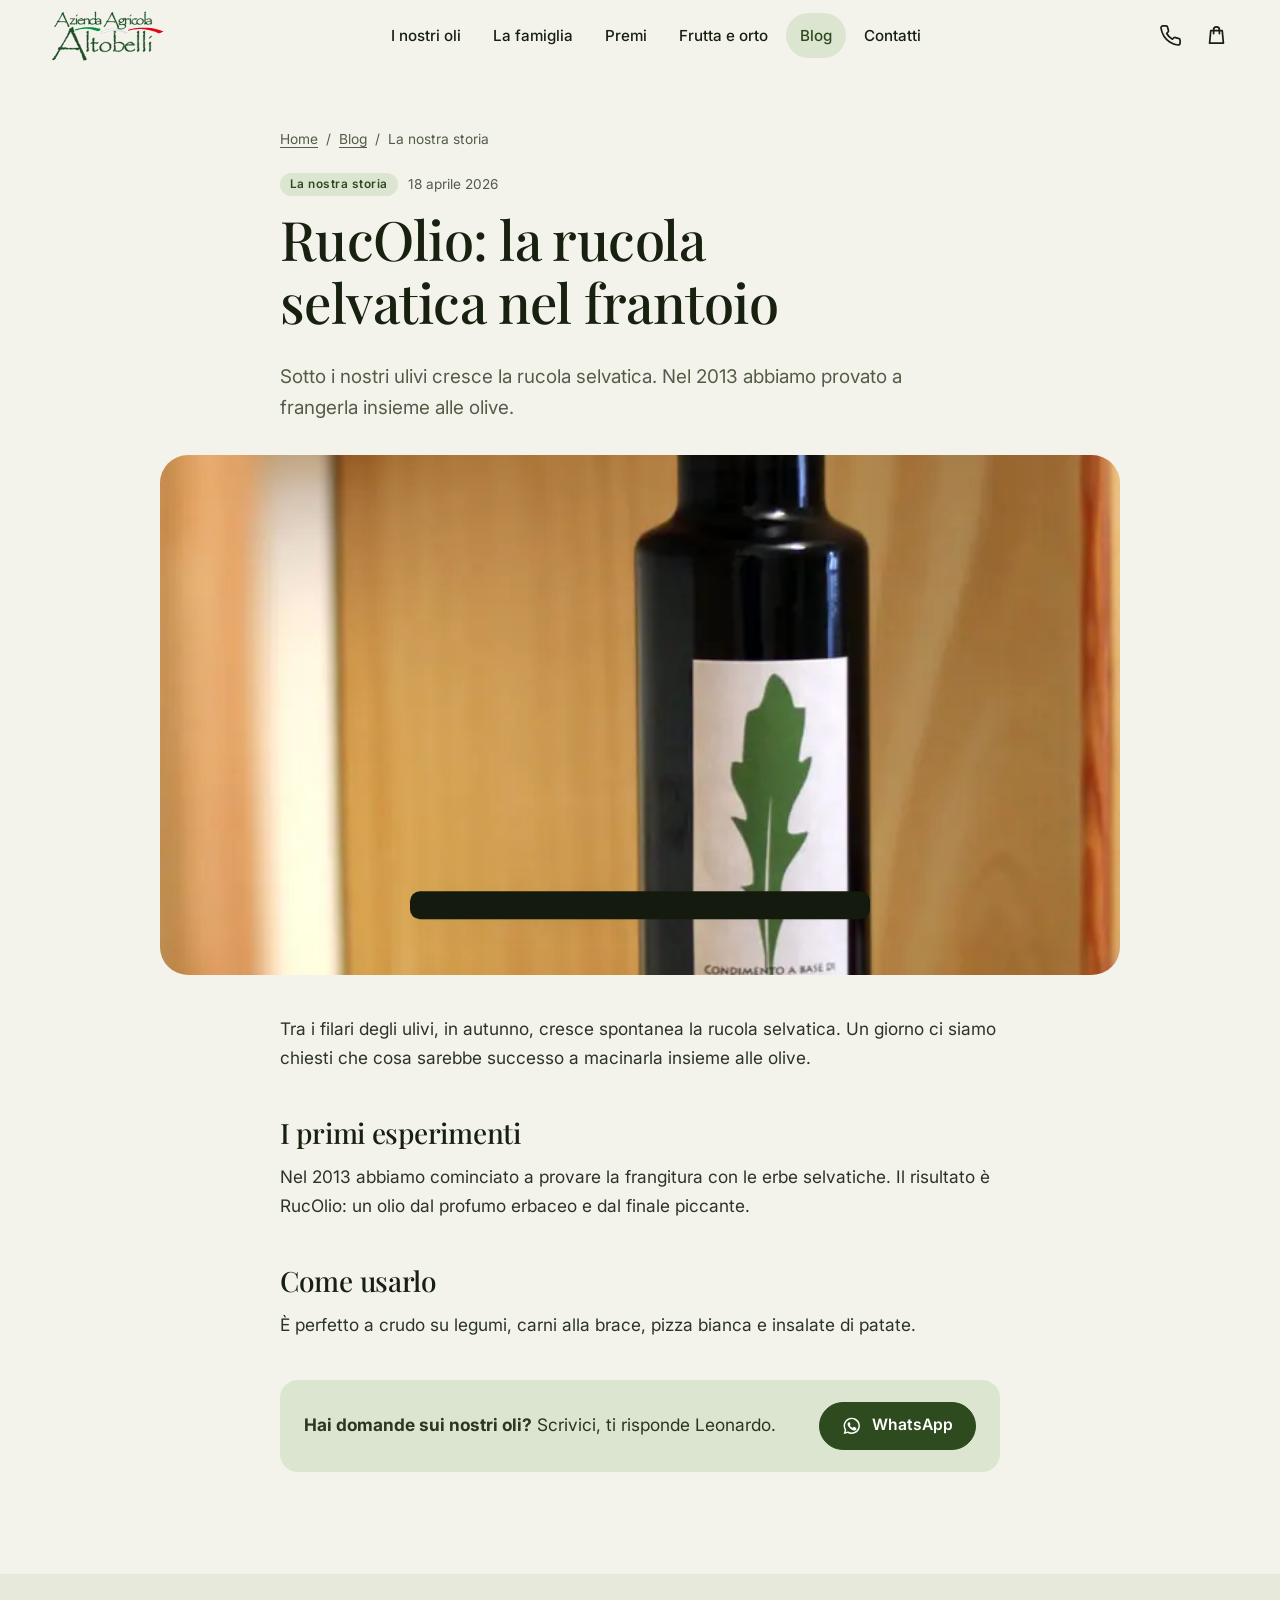
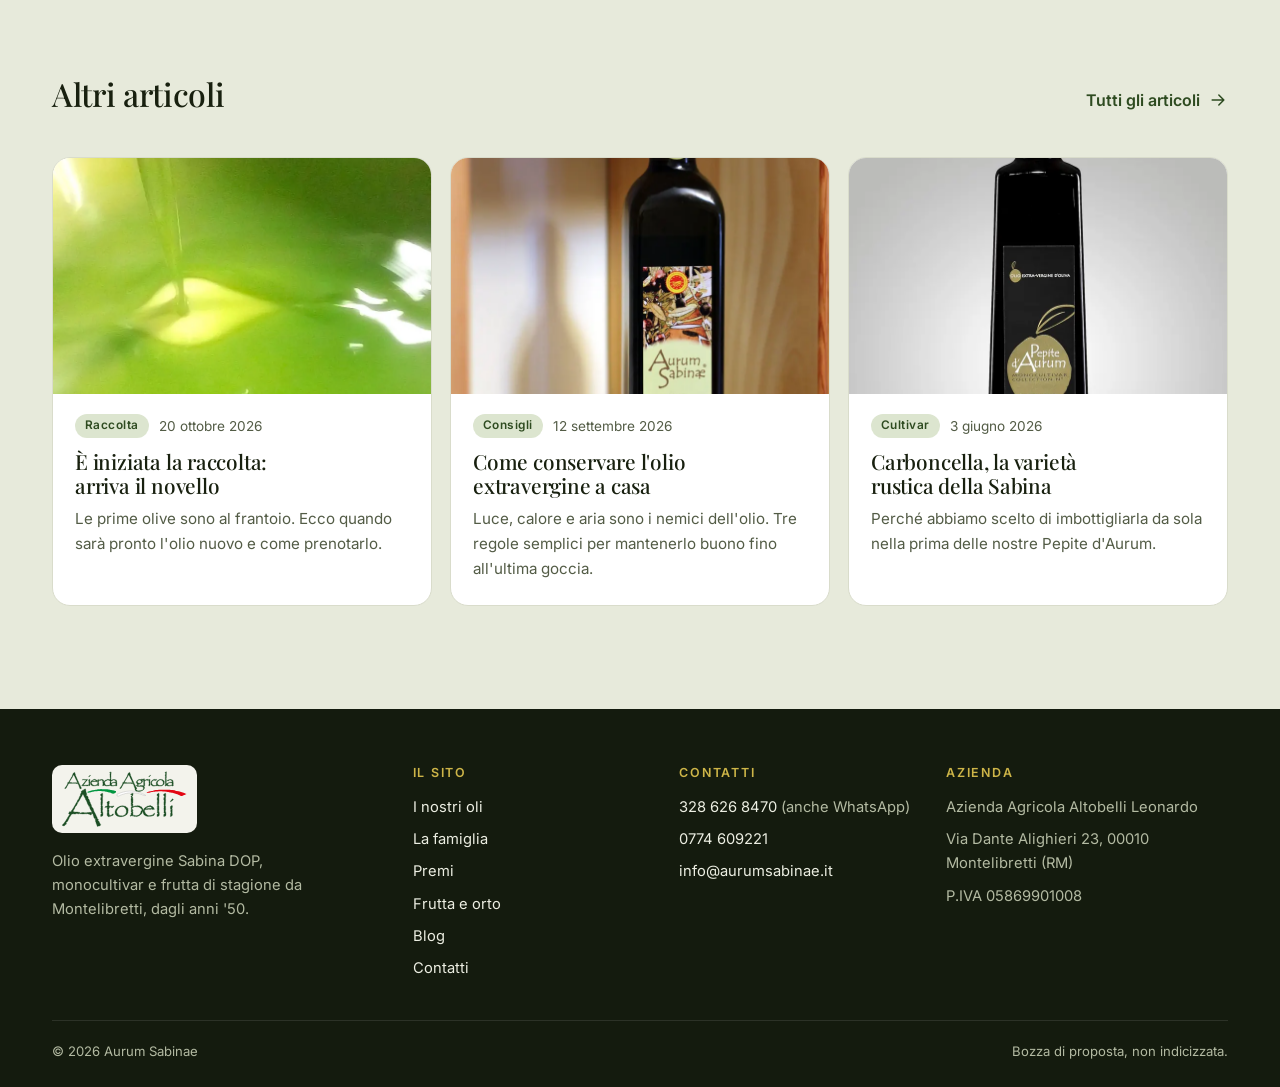
<file: articolo-rucolio.html>
<!doctype html>
<html lang="it">
<head>
  <meta charset="utf-8">
  <meta name="viewport" content="width=device-width, initial-scale=1">
  <meta name="robots" content="noindex">
  <title>RucOlio: la rucola selvatica nel frantoio · Aurum Sabinae</title>
  <meta name="description" content="Sotto i nostri ulivi cresce la rucola selvatica. Nel 2013 abbiamo provato a frangerla insieme alle olive.">
  <meta name="theme-color" content="#F3F3EC">
  <meta property="og:type" content="website">
  <meta property="og:site_name" content="Aurum Sabinae">
  <meta property="og:title" content="RucOlio: la rucola selvatica nel frantoio · Aurum Sabinae">
  <meta property="og:description" content="Sotto i nostri ulivi cresce la rucola selvatica. Nel 2013 abbiamo provato a frangerla insieme alle olive.">
  <meta property="og:image" content="https://fraspin02.github.io/aurum-sabinae-bozza-2/img/anteprima.jpg">
  <meta property="og:image:width" content="1200">
  <meta property="og:image:height" content="630">
  <link rel="preconnect" href="https://fonts.googleapis.com">
  <link rel="preconnect" href="https://fonts.gstatic.com" crossorigin>
  <link href="https://fonts.googleapis.com/css2?family=Inter:wght@400;500;600&family=Playfair+Display:ital,wght@0,500;0,600;1,500&display=swap" rel="stylesheet">
  
  <link rel="stylesheet" href="css/style.css?v=5">
  <link rel="icon" href="data:image/svg+xml,%3Csvg xmlns='http://www.w3.org/2000/svg' viewBox='0 0 32 32'%3E%3Cpath d='M28 4C14 4 4 10 4 22c0 2 .4 4 1 6C20 28 28 18 28 4z' fill='%232E4B20'/%3E%3C/svg%3E">
</head>
<body>
<svg width="0" height="0" style="position:absolute" aria-hidden="true">
  <symbol id="i-phone" viewBox="0 0 24 24" fill="none" stroke="currentColor" stroke-width="1.8" stroke-linecap="round" stroke-linejoin="round"><path d="M22 16.9v3a2 2 0 0 1-2.2 2 19.8 19.8 0 0 1-8.6-3.1 19.5 19.5 0 0 1-6-6A19.8 19.8 0 0 1 2.1 4.2 2 2 0 0 1 4.1 2h3a2 2 0 0 1 2 1.7c.1.9.4 1.9.7 2.8a2 2 0 0 1-.5 2.1L8 9.9a16 16 0 0 0 6 6l1.3-1.3a2 2 0 0 1 2.1-.4c.9.3 1.8.6 2.8.7a2 2 0 0 1 1.7 2z"/></symbol>
  <symbol id="i-wa" viewBox="0 0 24 24" fill="currentColor"><path d="M12 2a10 10 0 0 0-8.6 15.1L2 22l5-1.3A10 10 0 1 0 12 2zm0 18.2a8.2 8.2 0 0 1-4.2-1.1l-.3-.2-3 .8.8-2.9-.2-.3A8.2 8.2 0 1 1 12 20.2zm4.5-6.1c-.2-.1-1.5-.7-1.7-.8-.2-.1-.4-.1-.6.1l-.8 1c-.1.2-.3.2-.5.1a6.7 6.7 0 0 1-3.3-2.9c-.2-.4.2-.4.7-1.3.1-.2 0-.3 0-.4l-.8-1.8c-.2-.5-.4-.4-.6-.4h-.5a1 1 0 0 0-.7.3 3 3 0 0 0-.9 2.2 5.2 5.2 0 0 0 1.1 2.8 11.9 11.9 0 0 0 4.6 4c1.7.7 2.4.8 3.2.7.5-.1 1.5-.6 1.8-1.2.2-.6.2-1.1.1-1.2l-.5-.3z"/></symbol>
  <symbol id="i-mail" viewBox="0 0 24 24" fill="none" stroke="currentColor" stroke-width="1.8" stroke-linecap="round" stroke-linejoin="round"><rect x="2" y="4" width="20" height="16" rx="2"/><path d="m22 7-10 6L2 7"/></symbol>
  <symbol id="i-pin" viewBox="0 0 24 24" fill="none" stroke="currentColor" stroke-width="1.8" stroke-linecap="round" stroke-linejoin="round"><path d="M20 10c0 6-8 12-8 12S4 16 4 10a8 8 0 0 1 16 0z"/><circle cx="12" cy="10" r="3"/></symbol>
  <symbol id="i-arrow" viewBox="0 0 24 24" fill="none" stroke="currentColor" stroke-width="1.8" stroke-linecap="round" stroke-linejoin="round"><path d="M5 12h14M13 6l6 6-6 6"/></symbol>
  <symbol id="i-award" viewBox="0 0 24 24" fill="none" stroke="currentColor" stroke-width="1.8" stroke-linecap="round" stroke-linejoin="round"><circle cx="12" cy="8" r="6"/><path d="M15.5 13 17 22l-5-3-5 3 1.5-9"/></symbol>
  <symbol id="i-menu" viewBox="0 0 24 24" fill="none" stroke="currentColor" stroke-width="1.8" stroke-linecap="round"><path d="M4 7h16M4 12h10M4 17h16"/></symbol>
  <symbol id="i-x" viewBox="0 0 24 24" fill="none" stroke="currentColor" stroke-width="1.8" stroke-linecap="round"><path d="M6 6l12 12M18 6 6 18"/></symbol>
  <symbol id="i-bag" viewBox="0 0 24 24" fill="none" stroke="currentColor" stroke-width="1.8" stroke-linecap="round" stroke-linejoin="round"><path d="M6 7h12l1.2 13H4.8L6 7z"/><path d="M9 10V6a3 3 0 0 1 6 0v4"/></symbol>
  <symbol id="i-lock" viewBox="0 0 24 24" fill="none" stroke="currentColor" stroke-width="1.8" stroke-linecap="round" stroke-linejoin="round"><rect x="4" y="11" width="16" height="10" rx="2"/><path d="M8 11V7a4 4 0 0 1 8 0v4"/></symbol>
  <symbol id="i-truck" viewBox="0 0 24 24" fill="none" stroke="currentColor" stroke-width="1.8" stroke-linecap="round" stroke-linejoin="round"><path d="M2 6h12v10H2zM14 10h4l3 3v3h-7z"/><circle cx="6.5" cy="17.5" r="1.8"/><circle cx="17.5" cy="17.5" r="1.8"/></symbol>
  <symbol id="i-leaf" viewBox="0 0 24 24" fill="none" stroke="currentColor" stroke-width="1.8" stroke-linecap="round" stroke-linejoin="round"><path d="M20 4C9 4 4 9 4 16c0 1.4.2 2.7.6 4C11 20 20 16 20 4z"/><path d="M4.6 20C8 15 12 12 16 9"/></symbol>
</svg>

<a class="skip" href="#contenuto">Vai al contenuto</a>
<header class="hd">
  <div class="wrap hd__in">
    <button class="icon-btn menu-btn" type="button" aria-expanded="false" aria-controls="mobile-nav" aria-label="Apri il menu">
      <svg aria-hidden="true"><use href="#i-menu"/></svg>
    </button>
    <a class="brand" href="index.html" aria-label="Azienda Agricola Altobelli, Aurum Sabinae: home">
      <img src="img/logo-altobelli.svg" width="470" height="210" alt="">
    </a>
    <nav class="nav" aria-label="Principale"><ul><li><a href="index.html#shop">I nostri oli</a></li><li><a href="index.html#famiglia">La famiglia</a></li><li><a href="index.html#premi">Premi</a></li><li><a href="index.html#frutta">Frutta e orto</a></li><li><a href="blog.html" aria-current="page">Blog</a></li><li><a href="index.html#contatti">Contatti</a></li></ul></nav>
    <div class="hd__actions">
      <a class="icon-btn" href="tel:+393286268470" aria-label="Chiama Aurum Sabinae">
        <svg aria-hidden="true"><use href="#i-phone"/></svg>
      </a>
      <a class="icon-btn cart-btn" href="cassa.html" aria-label="Carrello">
        <svg aria-hidden="true"><use href="#i-bag"/></svg><span class="cart-count" data-cart-count hidden>0</span>
      </a>
    </div>
  </div>
</header>

<div class="mobile-nav" id="mobile-nav" role="dialog" aria-modal="true" aria-label="Menu" hidden>
  <div class="mobile-nav__top">
    <button class="icon-btn menu-close" type="button" aria-label="Chiudi il menu"><svg aria-hidden="true"><use href="#i-x"/></svg></button>
  </div>
  <nav aria-label="Menu mobile"><ul><li><a href="index.html#shop">I nostri oli</a></li><li><a href="index.html#famiglia">La famiglia</a></li><li><a href="index.html#premi">Premi</a></li><li><a href="index.html#frutta">Frutta e orto</a></li><li><a href="blog.html" aria-current="page">Blog</a></li><li><a href="index.html#contatti">Contatti</a></li><li><a href="cassa.html">Carrello e cassa</a></li></ul></nav>
  <div class="mobile-nav__contacts">
    <a class="btn btn--ghost" href="tel:+393286268470"><svg aria-hidden="true"><use href="#i-phone"/></svg>Chiama</a>
    <a class="btn" href="https://wa.me/393286268470" target="_blank" rel="noopener"><svg aria-hidden="true"><use href="#i-wa"/></svg>WhatsApp</a>
  </div>
</div>

<main id="contenuto">

  <article class="section section--top article" aria-labelledby="art-title">
    <div class="wrap wrap--text">
      <nav class="crumbs" aria-label="Percorso"><a href="index.html">Home</a><span aria-hidden="true">/</span><a href="blog.html">Blog</a><span aria-hidden="true">/</span><span>La nostra storia</span></nav>
      <p class="post__meta"><span class="chip">La nostra storia</span><time datetime="2026-04-18">18 aprile 2026</time></p>
      <h1 id="art-title" class="h-page">RucOlio: la rucola selvatica nel frantoio</h1>
      <p class="lead">Sotto i nostri ulivi cresce la rucola selvatica. Nel 2013 abbiamo provato a frangerla insieme alle olive.</p>
    </div>
    <div class="wrap wrap--media">
      <img class="article__img" src="img/rucolio-700.webp" width="700" height="875" alt="Bottiglia di RucOlio" fetchpriority="high">
    </div>
    <div class="wrap wrap--text prose">
        <p>Tra i filari degli ulivi, in autunno, cresce spontanea la rucola selvatica. Un giorno ci siamo chiesti che cosa sarebbe successo a macinarla insieme alle olive.</p>
        <h2>I primi esperimenti</h2>
        <p>Nel 2013 abbiamo cominciato a provare la frangitura con le erbe selvatiche. Il risultato è RucOlio: un olio dal profumo erbaceo e dal finale piccante.</p>
        <h2>Come usarlo</h2>
        <p>È perfetto a crudo su legumi, carni alla brace, pizza bianca e insalate di patate.</p>
      <aside class="article__cta">
        <p><b>Hai domande sui nostri oli?</b> Scrivici, ti risponde Leonardo.</p>
        <a class="btn" href="https://wa.me/393286268470?text=Buongiorno%2C%20vorrei%20informazioni%20sull%27olio%20Aurum%20Sabinae" target="_blank" rel="noopener"><svg aria-hidden="true"><use href="#i-wa"/></svg>WhatsApp</a>
      </aside>
    </div>
  </article>
  <section class="section section--tint" aria-labelledby="altri-art">
    <div class="wrap">
      <div class="section-head section-head--row">
        <h2 id="altri-art" class="h-sm">Altri articoli</h2>
        <a class="link-arrow" href="blog.html">Tutti gli articoli<svg aria-hidden="true"><use href="#i-arrow"/></svg></a>
      </div>
      <div class="post-grid"><article class="post">
  <a class="post__img" href="articolo-novello-2026.html" tabindex="-1" aria-hidden="true">
    <img src="img/olio-verde-788.webp" width="788" height="588" alt="" loading="lazy">
  </a>
  <div class="post__body">
    <p class="post__meta"><span class="chip">Raccolta</span><time datetime="2026-10-20">20 ottobre 2026</time></p>
    <h3><a href="articolo-novello-2026.html">È iniziata la raccolta: arriva il novello</a></h3>
    <p>Le prime olive sono al frantoio. Ecco quando sarà pronto l&#x27;olio nuovo e come prenotarlo.</p>
  </div>
</article><article class="post">
  <a class="post__img" href="articolo-conservare-olio.html" tabindex="-1" aria-hidden="true">
    <img src="img/aurum-sabinae-760.webp" width="760" height="950" alt="" loading="lazy">
  </a>
  <div class="post__body">
    <p class="post__meta"><span class="chip">Consigli</span><time datetime="2026-09-12">12 settembre 2026</time></p>
    <h3><a href="articolo-conservare-olio.html">Come conservare l&#x27;olio extravergine a casa</a></h3>
    <p>Luce, calore e aria sono i nemici dell&#x27;olio. Tre regole semplici per mantenerlo buono fino all&#x27;ultima goccia.</p>
  </div>
</article><article class="post">
  <a class="post__img" href="articolo-carboncella.html" tabindex="-1" aria-hidden="true">
    <img src="img/pepite-carboncella-760.webp" width="760" height="950" alt="" loading="lazy">
  </a>
  <div class="post__body">
    <p class="post__meta"><span class="chip">Cultivar</span><time datetime="2026-06-03">3 giugno 2026</time></p>
    <h3><a href="articolo-carboncella.html">Carboncella, la varietà rustica della Sabina</a></h3>
    <p>Perché abbiamo scelto di imbottigliarla da sola nella prima delle nostre Pepite d&#x27;Aurum.</p>
  </div>
</article></div>
    </div>
  </section>

</main>

<div class="cart" id="cart" hidden>
  <div class="cart__backdrop"></div>
  <aside class="cart__panel" role="dialog" aria-modal="true" aria-labelledby="cart-title">
    <div class="cart__head">
      <h2 id="cart-title">Il tuo carrello</h2>
      <button class="icon-btn cart__close" type="button" aria-label="Chiudi il carrello"><svg aria-hidden="true"><use href="#i-x"/></svg></button>
    </div>
    <p class="ship-note" data-ship-note></p>
    <div class="ship-bar"><span></span></div>
    <ul class="cart__lines" data-cart-lines></ul>
    <div class="cart__foot">
      <p class="cart__row"><span>Subtotale</span><b data-sub>0,00 €</b></p>
      <p class="cart__row cart__row--muted"><span>Spedizione</span><span data-ship>Gratis</span></p>
      <a class="btn btn--block" href="cassa.html" data-checkout><svg aria-hidden="true"><use href="#i-lock"/></svg>Vai alla cassa</a>
      <button class="link-btn cart__close" type="button">Continua gli acquisti</button>
    </div>
  </aside>
</div>
<div class="toast" id="toast" role="status"></div>

<footer class="ft">
  <div class="wrap ft__grid">
    <div class="ft__brand">
      <img src="img/logo-altobelli.svg" width="470" height="210" alt="Azienda Agricola Altobelli" loading="lazy">
      <p>Olio extravergine Sabina DOP, monocultivar e frutta di stagione da Montelibretti, dagli anni '50.</p>
    </div>
    <nav aria-label="Pie di pagina"><h2>Il sito</h2><ul><li><a href="index.html#shop">I nostri oli</a></li><li><a href="index.html#famiglia">La famiglia</a></li><li><a href="index.html#premi">Premi</a></li><li><a href="index.html#frutta">Frutta e orto</a></li><li><a href="blog.html">Blog</a></li><li><a href="index.html#contatti">Contatti</a></li></ul></nav>
    <div>
      <h2>Contatti</h2>
      <ul>
        <li><a href="tel:+393286268470">328 626 8470</a> (anche WhatsApp)</li>
        <li><a href="tel:+390774609221">0774 609221</a></li>
        <li><a href="mailto:info@aurumsabinae.it">info@aurumsabinae.it</a></li>
      </ul>
    </div>
    <div>
      <h2>Azienda</h2>
      <ul>
        <li>Azienda Agricola Altobelli Leonardo</li>
        <li>Via Dante Alighieri 23, 00010 Montelibretti (RM)</li>
        <li>P.IVA 05869901008</li>
      </ul>
    </div>
  </div>
  <div class="wrap ft__bottom"><p>© 2026 Aurum Sabinae</p><p>Bozza di proposta, non indicizzata.</p></div>
</footer>

<script src="js/main.js?v=5" defer></script>
<script src="js/shop.js?v=5" defer></script>
</body>
</html>
</file>
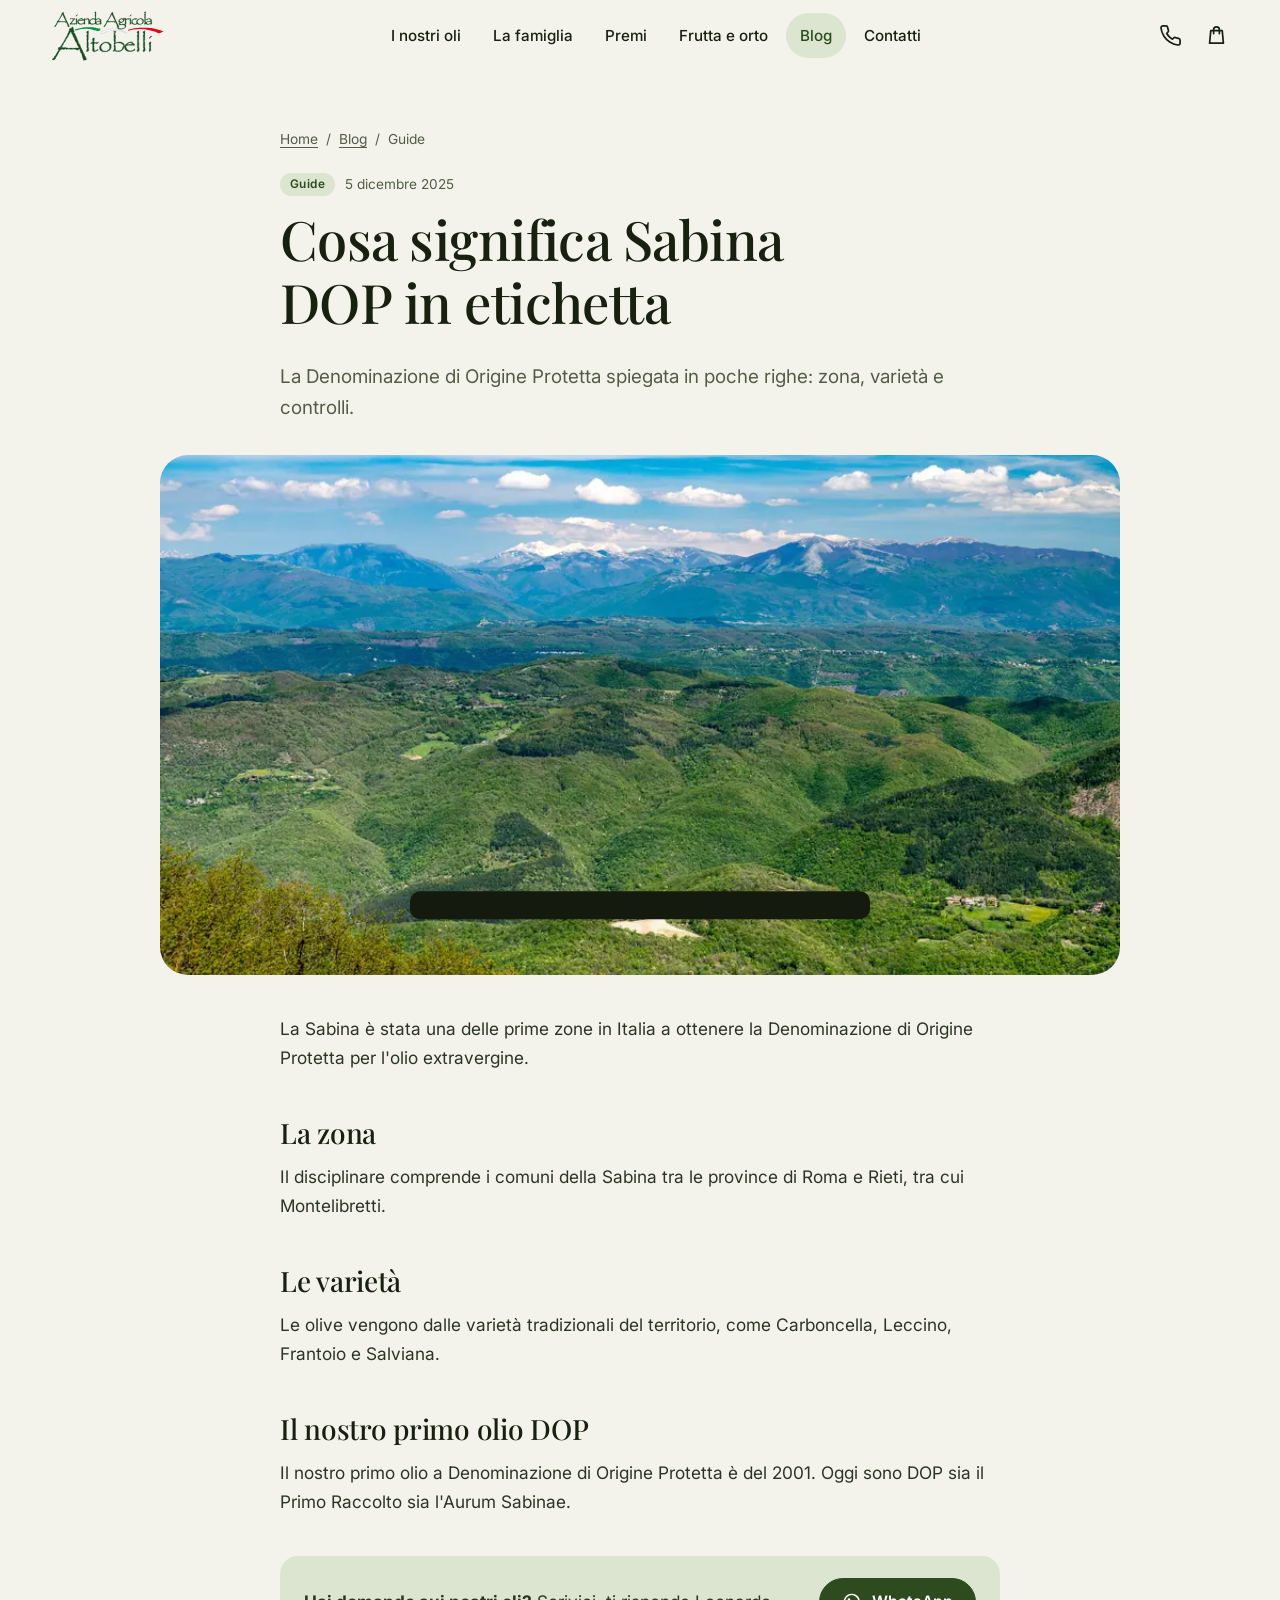
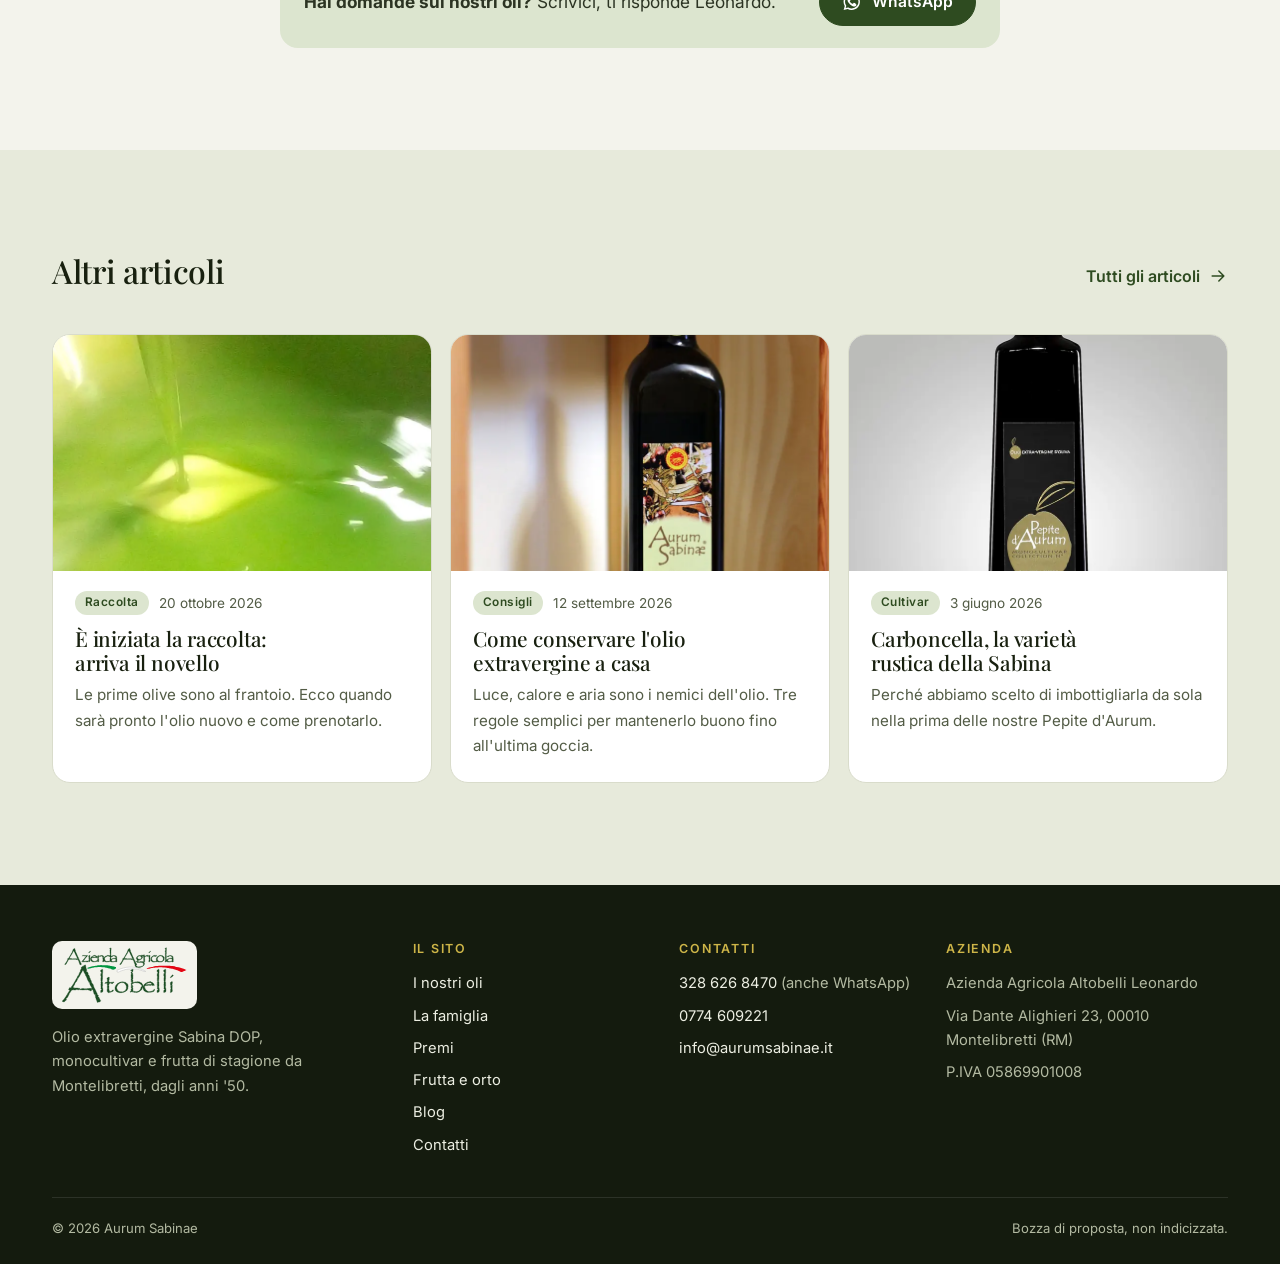
<file: articolo-sabina-dop.html>
<!doctype html>
<html lang="it">
<head>
  <meta charset="utf-8">
  <meta name="viewport" content="width=device-width, initial-scale=1">
  <meta name="robots" content="noindex">
  <title>Cosa significa Sabina DOP in etichetta · Aurum Sabinae</title>
  <meta name="description" content="La Denominazione di Origine Protetta spiegata in poche righe: zona, varietà e controlli.">
  <meta name="theme-color" content="#F3F3EC">
  <meta property="og:type" content="website">
  <meta property="og:site_name" content="Aurum Sabinae">
  <meta property="og:title" content="Cosa significa Sabina DOP in etichetta · Aurum Sabinae">
  <meta property="og:description" content="La Denominazione di Origine Protetta spiegata in poche righe: zona, varietà e controlli.">
  <meta property="og:image" content="https://fraspin02.github.io/aurum-sabinae-bozza-2/img/anteprima.jpg">
  <meta property="og:image:width" content="1200">
  <meta property="og:image:height" content="630">
  <link rel="preconnect" href="https://fonts.googleapis.com">
  <link rel="preconnect" href="https://fonts.gstatic.com" crossorigin>
  <link href="https://fonts.googleapis.com/css2?family=Inter:wght@400;500;600&family=Playfair+Display:ital,wght@0,500;0,600;1,500&display=swap" rel="stylesheet">
  
  <link rel="stylesheet" href="css/style.css?v=5">
  <link rel="icon" href="data:image/svg+xml,%3Csvg xmlns='http://www.w3.org/2000/svg' viewBox='0 0 32 32'%3E%3Cpath d='M28 4C14 4 4 10 4 22c0 2 .4 4 1 6C20 28 28 18 28 4z' fill='%232E4B20'/%3E%3C/svg%3E">
</head>
<body>
<svg width="0" height="0" style="position:absolute" aria-hidden="true">
  <symbol id="i-phone" viewBox="0 0 24 24" fill="none" stroke="currentColor" stroke-width="1.8" stroke-linecap="round" stroke-linejoin="round"><path d="M22 16.9v3a2 2 0 0 1-2.2 2 19.8 19.8 0 0 1-8.6-3.1 19.5 19.5 0 0 1-6-6A19.8 19.8 0 0 1 2.1 4.2 2 2 0 0 1 4.1 2h3a2 2 0 0 1 2 1.7c.1.9.4 1.9.7 2.8a2 2 0 0 1-.5 2.1L8 9.9a16 16 0 0 0 6 6l1.3-1.3a2 2 0 0 1 2.1-.4c.9.3 1.8.6 2.8.7a2 2 0 0 1 1.7 2z"/></symbol>
  <symbol id="i-wa" viewBox="0 0 24 24" fill="currentColor"><path d="M12 2a10 10 0 0 0-8.6 15.1L2 22l5-1.3A10 10 0 1 0 12 2zm0 18.2a8.2 8.2 0 0 1-4.2-1.1l-.3-.2-3 .8.8-2.9-.2-.3A8.2 8.2 0 1 1 12 20.2zm4.5-6.1c-.2-.1-1.5-.7-1.7-.8-.2-.1-.4-.1-.6.1l-.8 1c-.1.2-.3.2-.5.1a6.7 6.7 0 0 1-3.3-2.9c-.2-.4.2-.4.7-1.3.1-.2 0-.3 0-.4l-.8-1.8c-.2-.5-.4-.4-.6-.4h-.5a1 1 0 0 0-.7.3 3 3 0 0 0-.9 2.2 5.2 5.2 0 0 0 1.1 2.8 11.9 11.9 0 0 0 4.6 4c1.7.7 2.4.8 3.2.7.5-.1 1.5-.6 1.8-1.2.2-.6.2-1.1.1-1.2l-.5-.3z"/></symbol>
  <symbol id="i-mail" viewBox="0 0 24 24" fill="none" stroke="currentColor" stroke-width="1.8" stroke-linecap="round" stroke-linejoin="round"><rect x="2" y="4" width="20" height="16" rx="2"/><path d="m22 7-10 6L2 7"/></symbol>
  <symbol id="i-pin" viewBox="0 0 24 24" fill="none" stroke="currentColor" stroke-width="1.8" stroke-linecap="round" stroke-linejoin="round"><path d="M20 10c0 6-8 12-8 12S4 16 4 10a8 8 0 0 1 16 0z"/><circle cx="12" cy="10" r="3"/></symbol>
  <symbol id="i-arrow" viewBox="0 0 24 24" fill="none" stroke="currentColor" stroke-width="1.8" stroke-linecap="round" stroke-linejoin="round"><path d="M5 12h14M13 6l6 6-6 6"/></symbol>
  <symbol id="i-award" viewBox="0 0 24 24" fill="none" stroke="currentColor" stroke-width="1.8" stroke-linecap="round" stroke-linejoin="round"><circle cx="12" cy="8" r="6"/><path d="M15.5 13 17 22l-5-3-5 3 1.5-9"/></symbol>
  <symbol id="i-menu" viewBox="0 0 24 24" fill="none" stroke="currentColor" stroke-width="1.8" stroke-linecap="round"><path d="M4 7h16M4 12h10M4 17h16"/></symbol>
  <symbol id="i-x" viewBox="0 0 24 24" fill="none" stroke="currentColor" stroke-width="1.8" stroke-linecap="round"><path d="M6 6l12 12M18 6 6 18"/></symbol>
  <symbol id="i-bag" viewBox="0 0 24 24" fill="none" stroke="currentColor" stroke-width="1.8" stroke-linecap="round" stroke-linejoin="round"><path d="M6 7h12l1.2 13H4.8L6 7z"/><path d="M9 10V6a3 3 0 0 1 6 0v4"/></symbol>
  <symbol id="i-lock" viewBox="0 0 24 24" fill="none" stroke="currentColor" stroke-width="1.8" stroke-linecap="round" stroke-linejoin="round"><rect x="4" y="11" width="16" height="10" rx="2"/><path d="M8 11V7a4 4 0 0 1 8 0v4"/></symbol>
  <symbol id="i-truck" viewBox="0 0 24 24" fill="none" stroke="currentColor" stroke-width="1.8" stroke-linecap="round" stroke-linejoin="round"><path d="M2 6h12v10H2zM14 10h4l3 3v3h-7z"/><circle cx="6.5" cy="17.5" r="1.8"/><circle cx="17.5" cy="17.5" r="1.8"/></symbol>
  <symbol id="i-leaf" viewBox="0 0 24 24" fill="none" stroke="currentColor" stroke-width="1.8" stroke-linecap="round" stroke-linejoin="round"><path d="M20 4C9 4 4 9 4 16c0 1.4.2 2.7.6 4C11 20 20 16 20 4z"/><path d="M4.6 20C8 15 12 12 16 9"/></symbol>
</svg>

<a class="skip" href="#contenuto">Vai al contenuto</a>
<header class="hd">
  <div class="wrap hd__in">
    <button class="icon-btn menu-btn" type="button" aria-expanded="false" aria-controls="mobile-nav" aria-label="Apri il menu">
      <svg aria-hidden="true"><use href="#i-menu"/></svg>
    </button>
    <a class="brand" href="index.html" aria-label="Azienda Agricola Altobelli, Aurum Sabinae: home">
      <img src="img/logo-altobelli.svg" width="470" height="210" alt="">
    </a>
    <nav class="nav" aria-label="Principale"><ul><li><a href="index.html#shop">I nostri oli</a></li><li><a href="index.html#famiglia">La famiglia</a></li><li><a href="index.html#premi">Premi</a></li><li><a href="index.html#frutta">Frutta e orto</a></li><li><a href="blog.html" aria-current="page">Blog</a></li><li><a href="index.html#contatti">Contatti</a></li></ul></nav>
    <div class="hd__actions">
      <a class="icon-btn" href="tel:+393286268470" aria-label="Chiama Aurum Sabinae">
        <svg aria-hidden="true"><use href="#i-phone"/></svg>
      </a>
      <a class="icon-btn cart-btn" href="cassa.html" aria-label="Carrello">
        <svg aria-hidden="true"><use href="#i-bag"/></svg><span class="cart-count" data-cart-count hidden>0</span>
      </a>
    </div>
  </div>
</header>

<div class="mobile-nav" id="mobile-nav" role="dialog" aria-modal="true" aria-label="Menu" hidden>
  <div class="mobile-nav__top">
    <button class="icon-btn menu-close" type="button" aria-label="Chiudi il menu"><svg aria-hidden="true"><use href="#i-x"/></svg></button>
  </div>
  <nav aria-label="Menu mobile"><ul><li><a href="index.html#shop">I nostri oli</a></li><li><a href="index.html#famiglia">La famiglia</a></li><li><a href="index.html#premi">Premi</a></li><li><a href="index.html#frutta">Frutta e orto</a></li><li><a href="blog.html" aria-current="page">Blog</a></li><li><a href="index.html#contatti">Contatti</a></li><li><a href="cassa.html">Carrello e cassa</a></li></ul></nav>
  <div class="mobile-nav__contacts">
    <a class="btn btn--ghost" href="tel:+393286268470"><svg aria-hidden="true"><use href="#i-phone"/></svg>Chiama</a>
    <a class="btn" href="https://wa.me/393286268470" target="_blank" rel="noopener"><svg aria-hidden="true"><use href="#i-wa"/></svg>WhatsApp</a>
  </div>
</div>

<main id="contenuto">

  <article class="section section--top article" aria-labelledby="art-title">
    <div class="wrap wrap--text">
      <nav class="crumbs" aria-label="Percorso"><a href="index.html">Home</a><span aria-hidden="true">/</span><a href="blog.html">Blog</a><span aria-hidden="true">/</span><span>Guide</span></nav>
      <p class="post__meta"><span class="chip">Guide</span><time datetime="2025-12-05">5 dicembre 2025</time></p>
      <h1 id="art-title" class="h-page">Cosa significa Sabina DOP in etichetta</h1>
      <p class="lead">La Denominazione di Origine Protetta spiegata in poche righe: zona, varietà e controlli.</p>
    </div>
    <div class="wrap wrap--media">
      <img class="article__img" src="img/sabina-colline-900.webp" width="900" height="506" alt="Le colline della Sabina" fetchpriority="high">
    </div>
    <div class="wrap wrap--text prose">
        <p>La Sabina è stata una delle prime zone in Italia a ottenere la Denominazione di Origine Protetta per l&#x27;olio extravergine.</p>
        <h2>La zona</h2>
        <p>Il disciplinare comprende i comuni della Sabina tra le province di Roma e Rieti, tra cui Montelibretti.</p>
        <h2>Le varietà</h2>
        <p>Le olive vengono dalle varietà tradizionali del territorio, come Carboncella, Leccino, Frantoio e Salviana.</p>
        <h2>Il nostro primo olio DOP</h2>
        <p>Il nostro primo olio a Denominazione di Origine Protetta è del 2001. Oggi sono DOP sia il Primo Raccolto sia l&#x27;Aurum Sabinae.</p>
      <aside class="article__cta">
        <p><b>Hai domande sui nostri oli?</b> Scrivici, ti risponde Leonardo.</p>
        <a class="btn" href="https://wa.me/393286268470?text=Buongiorno%2C%20vorrei%20informazioni%20sull%27olio%20Aurum%20Sabinae" target="_blank" rel="noopener"><svg aria-hidden="true"><use href="#i-wa"/></svg>WhatsApp</a>
      </aside>
    </div>
  </article>
  <section class="section section--tint" aria-labelledby="altri-art">
    <div class="wrap">
      <div class="section-head section-head--row">
        <h2 id="altri-art" class="h-sm">Altri articoli</h2>
        <a class="link-arrow" href="blog.html">Tutti gli articoli<svg aria-hidden="true"><use href="#i-arrow"/></svg></a>
      </div>
      <div class="post-grid"><article class="post">
  <a class="post__img" href="articolo-novello-2026.html" tabindex="-1" aria-hidden="true">
    <img src="img/olio-verde-788.webp" width="788" height="588" alt="" loading="lazy">
  </a>
  <div class="post__body">
    <p class="post__meta"><span class="chip">Raccolta</span><time datetime="2026-10-20">20 ottobre 2026</time></p>
    <h3><a href="articolo-novello-2026.html">È iniziata la raccolta: arriva il novello</a></h3>
    <p>Le prime olive sono al frantoio. Ecco quando sarà pronto l&#x27;olio nuovo e come prenotarlo.</p>
  </div>
</article><article class="post">
  <a class="post__img" href="articolo-conservare-olio.html" tabindex="-1" aria-hidden="true">
    <img src="img/aurum-sabinae-760.webp" width="760" height="950" alt="" loading="lazy">
  </a>
  <div class="post__body">
    <p class="post__meta"><span class="chip">Consigli</span><time datetime="2026-09-12">12 settembre 2026</time></p>
    <h3><a href="articolo-conservare-olio.html">Come conservare l&#x27;olio extravergine a casa</a></h3>
    <p>Luce, calore e aria sono i nemici dell&#x27;olio. Tre regole semplici per mantenerlo buono fino all&#x27;ultima goccia.</p>
  </div>
</article><article class="post">
  <a class="post__img" href="articolo-carboncella.html" tabindex="-1" aria-hidden="true">
    <img src="img/pepite-carboncella-760.webp" width="760" height="950" alt="" loading="lazy">
  </a>
  <div class="post__body">
    <p class="post__meta"><span class="chip">Cultivar</span><time datetime="2026-06-03">3 giugno 2026</time></p>
    <h3><a href="articolo-carboncella.html">Carboncella, la varietà rustica della Sabina</a></h3>
    <p>Perché abbiamo scelto di imbottigliarla da sola nella prima delle nostre Pepite d&#x27;Aurum.</p>
  </div>
</article></div>
    </div>
  </section>

</main>

<div class="cart" id="cart" hidden>
  <div class="cart__backdrop"></div>
  <aside class="cart__panel" role="dialog" aria-modal="true" aria-labelledby="cart-title">
    <div class="cart__head">
      <h2 id="cart-title">Il tuo carrello</h2>
      <button class="icon-btn cart__close" type="button" aria-label="Chiudi il carrello"><svg aria-hidden="true"><use href="#i-x"/></svg></button>
    </div>
    <p class="ship-note" data-ship-note></p>
    <div class="ship-bar"><span></span></div>
    <ul class="cart__lines" data-cart-lines></ul>
    <div class="cart__foot">
      <p class="cart__row"><span>Subtotale</span><b data-sub>0,00 €</b></p>
      <p class="cart__row cart__row--muted"><span>Spedizione</span><span data-ship>Gratis</span></p>
      <a class="btn btn--block" href="cassa.html" data-checkout><svg aria-hidden="true"><use href="#i-lock"/></svg>Vai alla cassa</a>
      <button class="link-btn cart__close" type="button">Continua gli acquisti</button>
    </div>
  </aside>
</div>
<div class="toast" id="toast" role="status"></div>

<footer class="ft">
  <div class="wrap ft__grid">
    <div class="ft__brand">
      <img src="img/logo-altobelli.svg" width="470" height="210" alt="Azienda Agricola Altobelli" loading="lazy">
      <p>Olio extravergine Sabina DOP, monocultivar e frutta di stagione da Montelibretti, dagli anni '50.</p>
    </div>
    <nav aria-label="Pie di pagina"><h2>Il sito</h2><ul><li><a href="index.html#shop">I nostri oli</a></li><li><a href="index.html#famiglia">La famiglia</a></li><li><a href="index.html#premi">Premi</a></li><li><a href="index.html#frutta">Frutta e orto</a></li><li><a href="blog.html">Blog</a></li><li><a href="index.html#contatti">Contatti</a></li></ul></nav>
    <div>
      <h2>Contatti</h2>
      <ul>
        <li><a href="tel:+393286268470">328 626 8470</a> (anche WhatsApp)</li>
        <li><a href="tel:+390774609221">0774 609221</a></li>
        <li><a href="mailto:info@aurumsabinae.it">info@aurumsabinae.it</a></li>
      </ul>
    </div>
    <div>
      <h2>Azienda</h2>
      <ul>
        <li>Azienda Agricola Altobelli Leonardo</li>
        <li>Via Dante Alighieri 23, 00010 Montelibretti (RM)</li>
        <li>P.IVA 05869901008</li>
      </ul>
    </div>
  </div>
  <div class="wrap ft__bottom"><p>© 2026 Aurum Sabinae</p><p>Bozza di proposta, non indicizzata.</p></div>
</footer>

<script src="js/main.js?v=5" defer></script>
<script src="js/shop.js?v=5" defer></script>
</body>
</html>
</file>
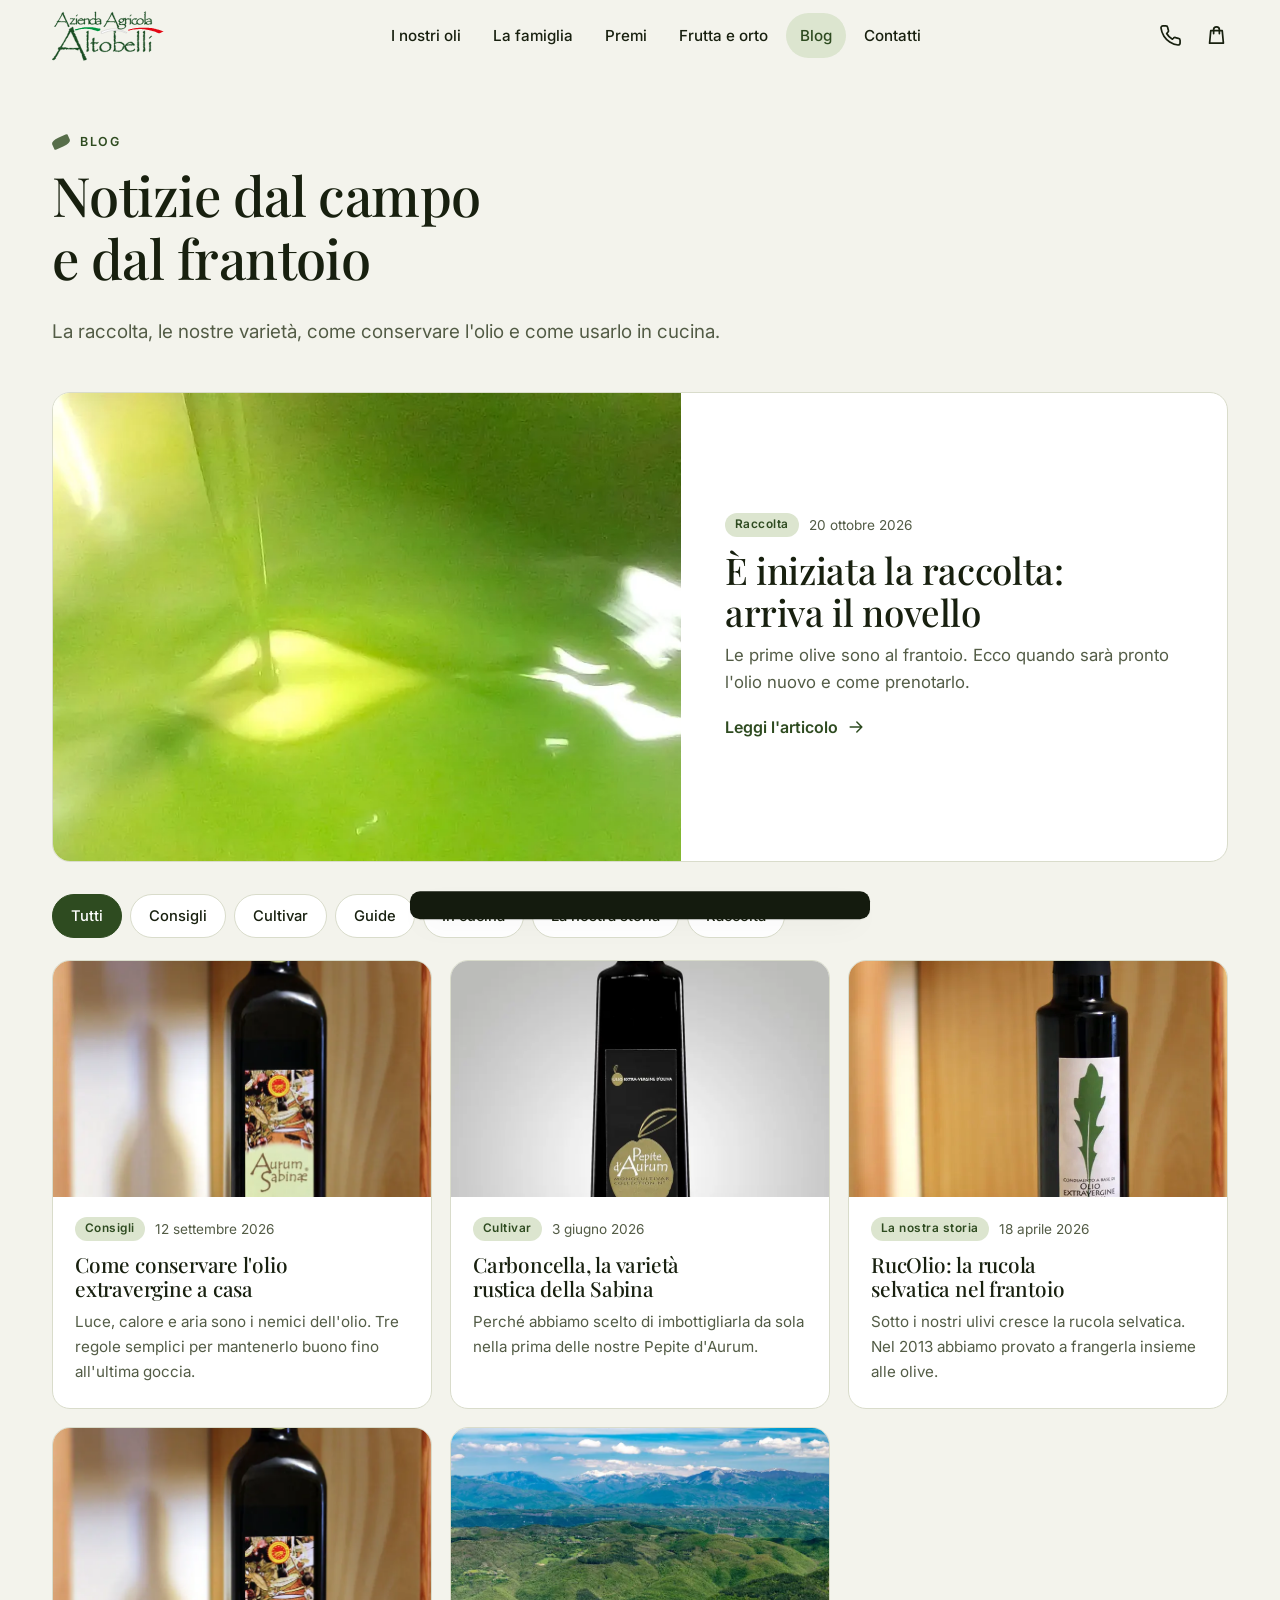
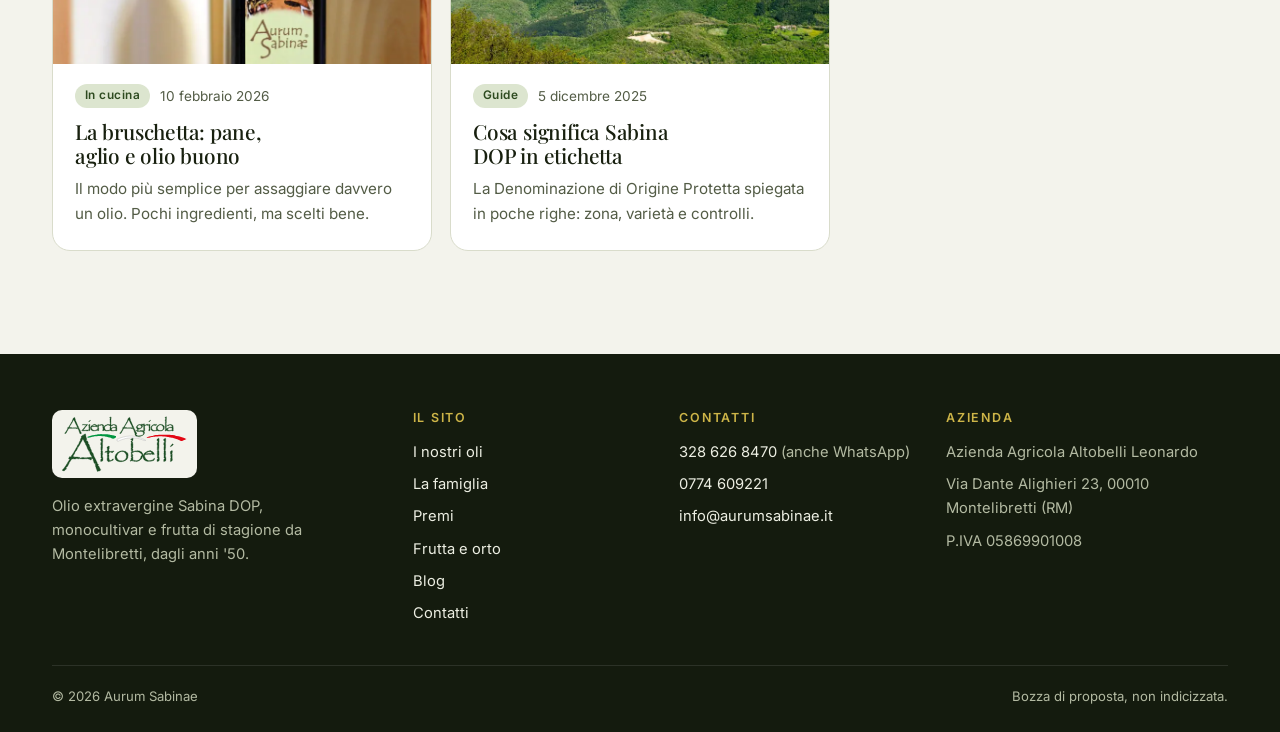
<file: blog.html>
<!doctype html>
<html lang="it">
<head>
  <meta charset="utf-8">
  <meta name="viewport" content="width=device-width, initial-scale=1">
  <meta name="robots" content="noindex">
  <title>Blog · Aurum Sabinae</title>
  <meta name="description" content="Notizie dalla raccolta, consigli per conservare l&#x27;olio, cultivar della Sabina e ricette dalla famiglia Altobelli.">
  <meta name="theme-color" content="#F3F3EC">
  <meta property="og:type" content="website">
  <meta property="og:site_name" content="Aurum Sabinae">
  <meta property="og:title" content="Blog · Aurum Sabinae">
  <meta property="og:description" content="Notizie dalla raccolta, consigli per conservare l&#x27;olio, cultivar della Sabina e ricette dalla famiglia Altobelli.">
  <meta property="og:image" content="https://fraspin02.github.io/aurum-sabinae-bozza-2/img/anteprima.jpg">
  <meta property="og:image:width" content="1200">
  <meta property="og:image:height" content="630">
  <link rel="preconnect" href="https://fonts.googleapis.com">
  <link rel="preconnect" href="https://fonts.gstatic.com" crossorigin>
  <link href="https://fonts.googleapis.com/css2?family=Inter:wght@400;500;600&family=Playfair+Display:ital,wght@0,500;0,600;1,500&display=swap" rel="stylesheet">
  
  <link rel="stylesheet" href="css/style.css?v=5">
  <link rel="icon" href="data:image/svg+xml,%3Csvg xmlns='http://www.w3.org/2000/svg' viewBox='0 0 32 32'%3E%3Cpath d='M28 4C14 4 4 10 4 22c0 2 .4 4 1 6C20 28 28 18 28 4z' fill='%232E4B20'/%3E%3C/svg%3E">
</head>
<body>
<svg width="0" height="0" style="position:absolute" aria-hidden="true">
  <symbol id="i-phone" viewBox="0 0 24 24" fill="none" stroke="currentColor" stroke-width="1.8" stroke-linecap="round" stroke-linejoin="round"><path d="M22 16.9v3a2 2 0 0 1-2.2 2 19.8 19.8 0 0 1-8.6-3.1 19.5 19.5 0 0 1-6-6A19.8 19.8 0 0 1 2.1 4.2 2 2 0 0 1 4.1 2h3a2 2 0 0 1 2 1.7c.1.9.4 1.9.7 2.8a2 2 0 0 1-.5 2.1L8 9.9a16 16 0 0 0 6 6l1.3-1.3a2 2 0 0 1 2.1-.4c.9.3 1.8.6 2.8.7a2 2 0 0 1 1.7 2z"/></symbol>
  <symbol id="i-wa" viewBox="0 0 24 24" fill="currentColor"><path d="M12 2a10 10 0 0 0-8.6 15.1L2 22l5-1.3A10 10 0 1 0 12 2zm0 18.2a8.2 8.2 0 0 1-4.2-1.1l-.3-.2-3 .8.8-2.9-.2-.3A8.2 8.2 0 1 1 12 20.2zm4.5-6.1c-.2-.1-1.5-.7-1.7-.8-.2-.1-.4-.1-.6.1l-.8 1c-.1.2-.3.2-.5.1a6.7 6.7 0 0 1-3.3-2.9c-.2-.4.2-.4.7-1.3.1-.2 0-.3 0-.4l-.8-1.8c-.2-.5-.4-.4-.6-.4h-.5a1 1 0 0 0-.7.3 3 3 0 0 0-.9 2.2 5.2 5.2 0 0 0 1.1 2.8 11.9 11.9 0 0 0 4.6 4c1.7.7 2.4.8 3.2.7.5-.1 1.5-.6 1.8-1.2.2-.6.2-1.1.1-1.2l-.5-.3z"/></symbol>
  <symbol id="i-mail" viewBox="0 0 24 24" fill="none" stroke="currentColor" stroke-width="1.8" stroke-linecap="round" stroke-linejoin="round"><rect x="2" y="4" width="20" height="16" rx="2"/><path d="m22 7-10 6L2 7"/></symbol>
  <symbol id="i-pin" viewBox="0 0 24 24" fill="none" stroke="currentColor" stroke-width="1.8" stroke-linecap="round" stroke-linejoin="round"><path d="M20 10c0 6-8 12-8 12S4 16 4 10a8 8 0 0 1 16 0z"/><circle cx="12" cy="10" r="3"/></symbol>
  <symbol id="i-arrow" viewBox="0 0 24 24" fill="none" stroke="currentColor" stroke-width="1.8" stroke-linecap="round" stroke-linejoin="round"><path d="M5 12h14M13 6l6 6-6 6"/></symbol>
  <symbol id="i-award" viewBox="0 0 24 24" fill="none" stroke="currentColor" stroke-width="1.8" stroke-linecap="round" stroke-linejoin="round"><circle cx="12" cy="8" r="6"/><path d="M15.5 13 17 22l-5-3-5 3 1.5-9"/></symbol>
  <symbol id="i-menu" viewBox="0 0 24 24" fill="none" stroke="currentColor" stroke-width="1.8" stroke-linecap="round"><path d="M4 7h16M4 12h10M4 17h16"/></symbol>
  <symbol id="i-x" viewBox="0 0 24 24" fill="none" stroke="currentColor" stroke-width="1.8" stroke-linecap="round"><path d="M6 6l12 12M18 6 6 18"/></symbol>
  <symbol id="i-bag" viewBox="0 0 24 24" fill="none" stroke="currentColor" stroke-width="1.8" stroke-linecap="round" stroke-linejoin="round"><path d="M6 7h12l1.2 13H4.8L6 7z"/><path d="M9 10V6a3 3 0 0 1 6 0v4"/></symbol>
  <symbol id="i-lock" viewBox="0 0 24 24" fill="none" stroke="currentColor" stroke-width="1.8" stroke-linecap="round" stroke-linejoin="round"><rect x="4" y="11" width="16" height="10" rx="2"/><path d="M8 11V7a4 4 0 0 1 8 0v4"/></symbol>
  <symbol id="i-truck" viewBox="0 0 24 24" fill="none" stroke="currentColor" stroke-width="1.8" stroke-linecap="round" stroke-linejoin="round"><path d="M2 6h12v10H2zM14 10h4l3 3v3h-7z"/><circle cx="6.5" cy="17.5" r="1.8"/><circle cx="17.5" cy="17.5" r="1.8"/></symbol>
  <symbol id="i-leaf" viewBox="0 0 24 24" fill="none" stroke="currentColor" stroke-width="1.8" stroke-linecap="round" stroke-linejoin="round"><path d="M20 4C9 4 4 9 4 16c0 1.4.2 2.7.6 4C11 20 20 16 20 4z"/><path d="M4.6 20C8 15 12 12 16 9"/></symbol>
</svg>

<a class="skip" href="#contenuto">Vai al contenuto</a>
<header class="hd">
  <div class="wrap hd__in">
    <button class="icon-btn menu-btn" type="button" aria-expanded="false" aria-controls="mobile-nav" aria-label="Apri il menu">
      <svg aria-hidden="true"><use href="#i-menu"/></svg>
    </button>
    <a class="brand" href="index.html" aria-label="Azienda Agricola Altobelli, Aurum Sabinae: home">
      <img src="img/logo-altobelli.svg" width="470" height="210" alt="">
    </a>
    <nav class="nav" aria-label="Principale"><ul><li><a href="index.html#shop">I nostri oli</a></li><li><a href="index.html#famiglia">La famiglia</a></li><li><a href="index.html#premi">Premi</a></li><li><a href="index.html#frutta">Frutta e orto</a></li><li><a href="blog.html" aria-current="page">Blog</a></li><li><a href="index.html#contatti">Contatti</a></li></ul></nav>
    <div class="hd__actions">
      <a class="icon-btn" href="tel:+393286268470" aria-label="Chiama Aurum Sabinae">
        <svg aria-hidden="true"><use href="#i-phone"/></svg>
      </a>
      <a class="icon-btn cart-btn" href="cassa.html" aria-label="Carrello">
        <svg aria-hidden="true"><use href="#i-bag"/></svg><span class="cart-count" data-cart-count hidden>0</span>
      </a>
    </div>
  </div>
</header>

<div class="mobile-nav" id="mobile-nav" role="dialog" aria-modal="true" aria-label="Menu" hidden>
  <div class="mobile-nav__top">
    <button class="icon-btn menu-close" type="button" aria-label="Chiudi il menu"><svg aria-hidden="true"><use href="#i-x"/></svg></button>
  </div>
  <nav aria-label="Menu mobile"><ul><li><a href="index.html#shop">I nostri oli</a></li><li><a href="index.html#famiglia">La famiglia</a></li><li><a href="index.html#premi">Premi</a></li><li><a href="index.html#frutta">Frutta e orto</a></li><li><a href="blog.html" aria-current="page">Blog</a></li><li><a href="index.html#contatti">Contatti</a></li><li><a href="cassa.html">Carrello e cassa</a></li></ul></nav>
  <div class="mobile-nav__contacts">
    <a class="btn btn--ghost" href="tel:+393286268470"><svg aria-hidden="true"><use href="#i-phone"/></svg>Chiama</a>
    <a class="btn" href="https://wa.me/393286268470" target="_blank" rel="noopener"><svg aria-hidden="true"><use href="#i-wa"/></svg>WhatsApp</a>
  </div>
</div>

<main id="contenuto">

  <section class="section section--top" aria-labelledby="blog-page-title">
    <div class="wrap">
      <div class="section-head">
        <p class="eyebrow">Blog</p>
        <h1 id="blog-page-title" class="h-page">Notizie dal campo e dal frantoio</h1>
        <p class="lead">La raccolta, le nostre varietà, come conservare l'olio e come usarlo in cucina.</p>
      </div>
      <article class="post post--feature">
        <a class="post__img" href="articolo-novello-2026.html" tabindex="-1" aria-hidden="true">
          <img src="img/olio-verde-788.webp" width="788" height="588" alt="" fetchpriority="high">
        </a>
        <div class="post__body">
          <p class="post__meta"><span class="chip">Raccolta</span><time datetime="2026-10-20">20 ottobre 2026</time></p>
          <h2><a href="articolo-novello-2026.html">È iniziata la raccolta: arriva il novello</a></h2>
          <p>Le prime olive sono al frantoio. Ecco quando sarà pronto l&#x27;olio nuovo e come prenotarlo.</p>
          <a class="link-arrow" href="articolo-novello-2026.html">Leggi l'articolo<svg aria-hidden="true"><use href="#i-arrow"/></svg></a>
        </div>
      </article>
      <div class="filters" role="group" aria-label="Filtra per argomento"><button type="button" class="filter is-on" data-cat="">Tutti</button><button type="button" class="filter" data-cat="Consigli">Consigli</button><button type="button" class="filter" data-cat="Cultivar">Cultivar</button><button type="button" class="filter" data-cat="Guide">Guide</button><button type="button" class="filter" data-cat="In cucina">In cucina</button><button type="button" class="filter" data-cat="La nostra storia">La nostra storia</button><button type="button" class="filter" data-cat="Raccolta">Raccolta</button></div>
      <div class="post-grid" data-posts>
        <article class="post" data-cat="Consigli">
  <a class="post__img" href="articolo-conservare-olio.html" tabindex="-1" aria-hidden="true">
    <img src="img/aurum-sabinae-760.webp" width="760" height="950" alt="" loading="lazy">
  </a>
  <div class="post__body">
    <p class="post__meta"><span class="chip">Consigli</span><time datetime="2026-09-12">12 settembre 2026</time></p>
    <h2><a href="articolo-conservare-olio.html">Come conservare l&#x27;olio extravergine a casa</a></h2>
    <p>Luce, calore e aria sono i nemici dell&#x27;olio. Tre regole semplici per mantenerlo buono fino all&#x27;ultima goccia.</p>
  </div>
</article><article class="post" data-cat="Cultivar">
  <a class="post__img" href="articolo-carboncella.html" tabindex="-1" aria-hidden="true">
    <img src="img/pepite-carboncella-760.webp" width="760" height="950" alt="" loading="lazy">
  </a>
  <div class="post__body">
    <p class="post__meta"><span class="chip">Cultivar</span><time datetime="2026-06-03">3 giugno 2026</time></p>
    <h2><a href="articolo-carboncella.html">Carboncella, la varietà rustica della Sabina</a></h2>
    <p>Perché abbiamo scelto di imbottigliarla da sola nella prima delle nostre Pepite d&#x27;Aurum.</p>
  </div>
</article><article class="post" data-cat="La nostra storia">
  <a class="post__img" href="articolo-rucolio.html" tabindex="-1" aria-hidden="true">
    <img src="img/rucolio-700.webp" width="700" height="875" alt="" loading="lazy">
  </a>
  <div class="post__body">
    <p class="post__meta"><span class="chip">La nostra storia</span><time datetime="2026-04-18">18 aprile 2026</time></p>
    <h2><a href="articolo-rucolio.html">RucOlio: la rucola selvatica nel frantoio</a></h2>
    <p>Sotto i nostri ulivi cresce la rucola selvatica. Nel 2013 abbiamo provato a frangerla insieme alle olive.</p>
  </div>
</article><article class="post" data-cat="In cucina">
  <a class="post__img" href="articolo-bruschetta.html" tabindex="-1" aria-hidden="true">
    <img src="img/hero-bottiglia-772.webp" width="772" height="1029" alt="" loading="lazy">
  </a>
  <div class="post__body">
    <p class="post__meta"><span class="chip">In cucina</span><time datetime="2026-02-10">10 febbraio 2026</time></p>
    <h2><a href="articolo-bruschetta.html">La bruschetta: pane, aglio e olio buono</a></h2>
    <p>Il modo più semplice per assaggiare davvero un olio. Pochi ingredienti, ma scelti bene.</p>
  </div>
</article><article class="post" data-cat="Guide">
  <a class="post__img" href="articolo-sabina-dop.html" tabindex="-1" aria-hidden="true">
    <img src="img/sabina-colline-900.webp" width="900" height="506" alt="" loading="lazy">
  </a>
  <div class="post__body">
    <p class="post__meta"><span class="chip">Guide</span><time datetime="2025-12-05">5 dicembre 2025</time></p>
    <h2><a href="articolo-sabina-dop.html">Cosa significa Sabina DOP in etichetta</a></h2>
    <p>La Denominazione di Origine Protetta spiegata in poche righe: zona, varietà e controlli.</p>
  </div>
</article>
      </div>
    </div>
  </section>

</main>

<div class="cart" id="cart" hidden>
  <div class="cart__backdrop"></div>
  <aside class="cart__panel" role="dialog" aria-modal="true" aria-labelledby="cart-title">
    <div class="cart__head">
      <h2 id="cart-title">Il tuo carrello</h2>
      <button class="icon-btn cart__close" type="button" aria-label="Chiudi il carrello"><svg aria-hidden="true"><use href="#i-x"/></svg></button>
    </div>
    <p class="ship-note" data-ship-note></p>
    <div class="ship-bar"><span></span></div>
    <ul class="cart__lines" data-cart-lines></ul>
    <div class="cart__foot">
      <p class="cart__row"><span>Subtotale</span><b data-sub>0,00 €</b></p>
      <p class="cart__row cart__row--muted"><span>Spedizione</span><span data-ship>Gratis</span></p>
      <a class="btn btn--block" href="cassa.html" data-checkout><svg aria-hidden="true"><use href="#i-lock"/></svg>Vai alla cassa</a>
      <button class="link-btn cart__close" type="button">Continua gli acquisti</button>
    </div>
  </aside>
</div>
<div class="toast" id="toast" role="status"></div>

<footer class="ft">
  <div class="wrap ft__grid">
    <div class="ft__brand">
      <img src="img/logo-altobelli.svg" width="470" height="210" alt="Azienda Agricola Altobelli" loading="lazy">
      <p>Olio extravergine Sabina DOP, monocultivar e frutta di stagione da Montelibretti, dagli anni '50.</p>
    </div>
    <nav aria-label="Pie di pagina"><h2>Il sito</h2><ul><li><a href="index.html#shop">I nostri oli</a></li><li><a href="index.html#famiglia">La famiglia</a></li><li><a href="index.html#premi">Premi</a></li><li><a href="index.html#frutta">Frutta e orto</a></li><li><a href="blog.html">Blog</a></li><li><a href="index.html#contatti">Contatti</a></li></ul></nav>
    <div>
      <h2>Contatti</h2>
      <ul>
        <li><a href="tel:+393286268470">328 626 8470</a> (anche WhatsApp)</li>
        <li><a href="tel:+390774609221">0774 609221</a></li>
        <li><a href="mailto:info@aurumsabinae.it">info@aurumsabinae.it</a></li>
      </ul>
    </div>
    <div>
      <h2>Azienda</h2>
      <ul>
        <li>Azienda Agricola Altobelli Leonardo</li>
        <li>Via Dante Alighieri 23, 00010 Montelibretti (RM)</li>
        <li>P.IVA 05869901008</li>
      </ul>
    </div>
  </div>
  <div class="wrap ft__bottom"><p>© 2026 Aurum Sabinae</p><p>Bozza di proposta, non indicizzata.</p></div>
</footer>

<script src="js/main.js?v=5" defer></script>
<script src="js/shop.js?v=5" defer></script>
</body>
</html>
</file>
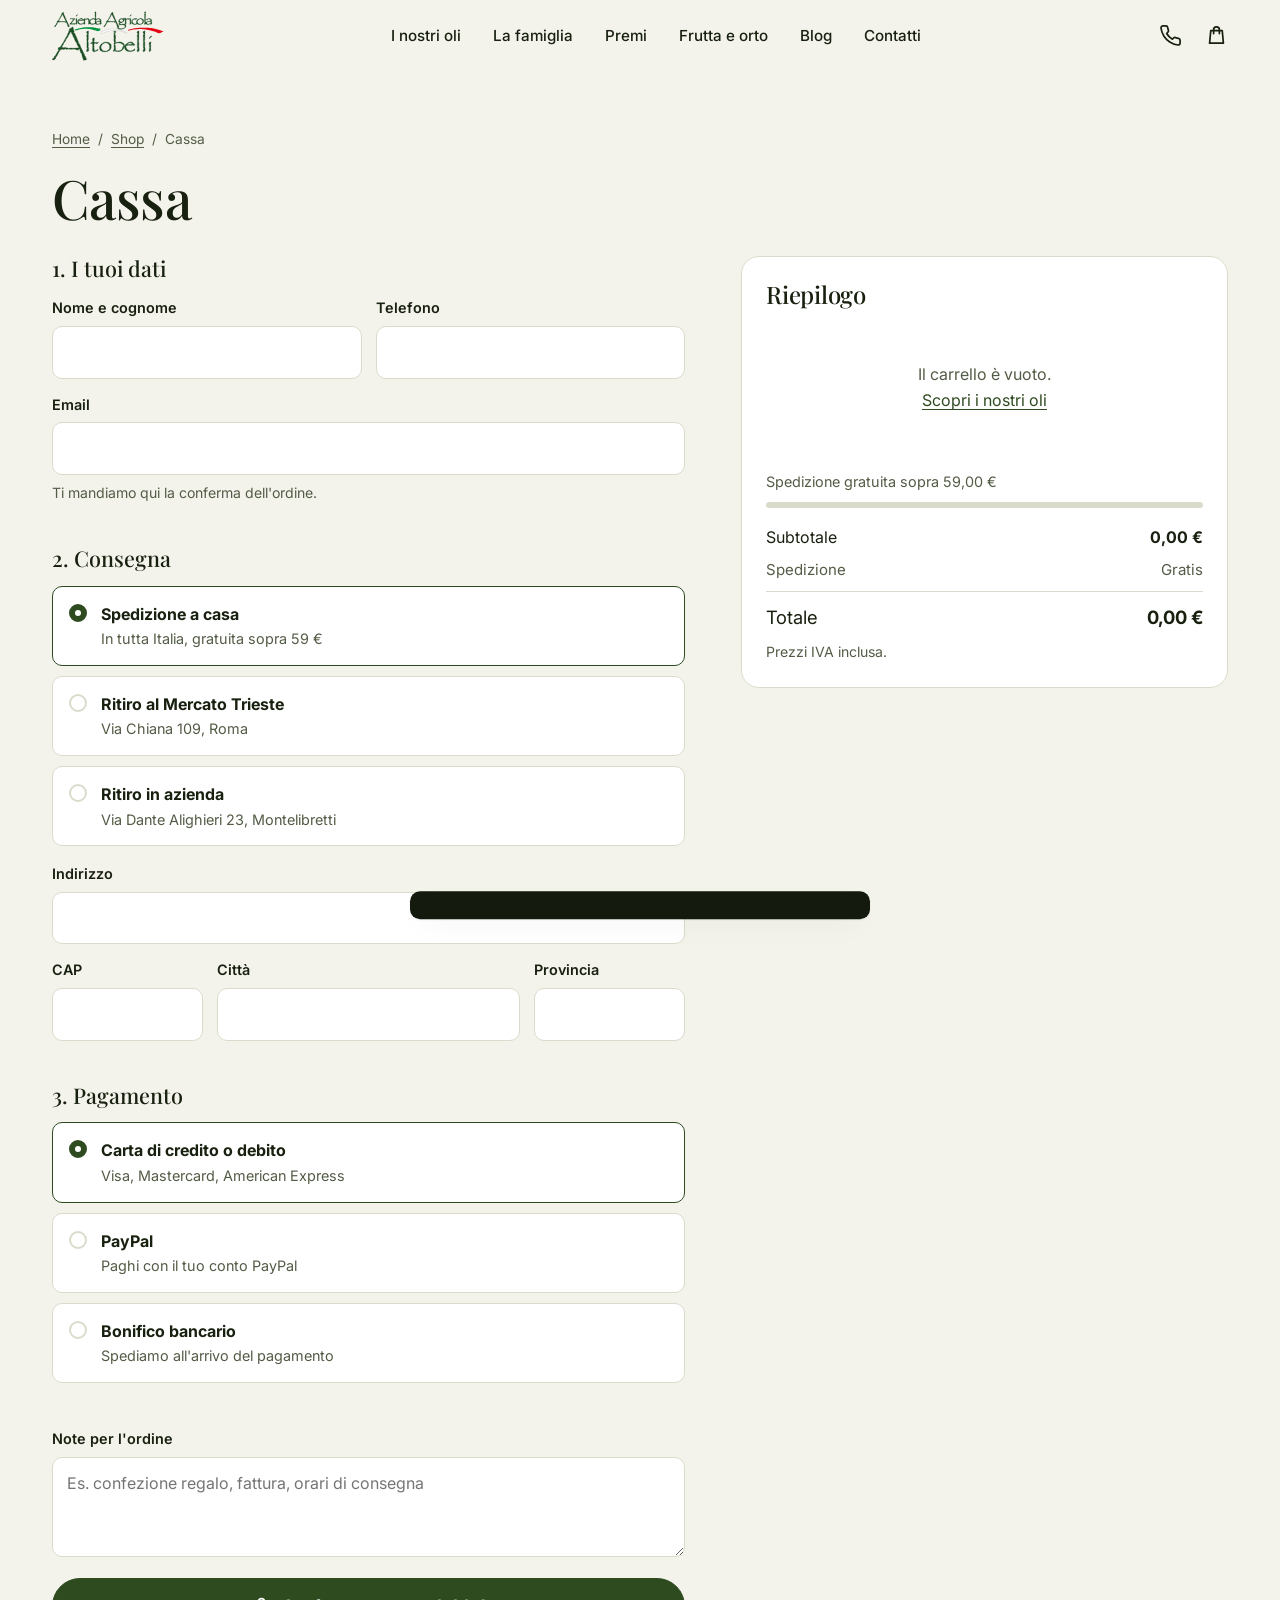
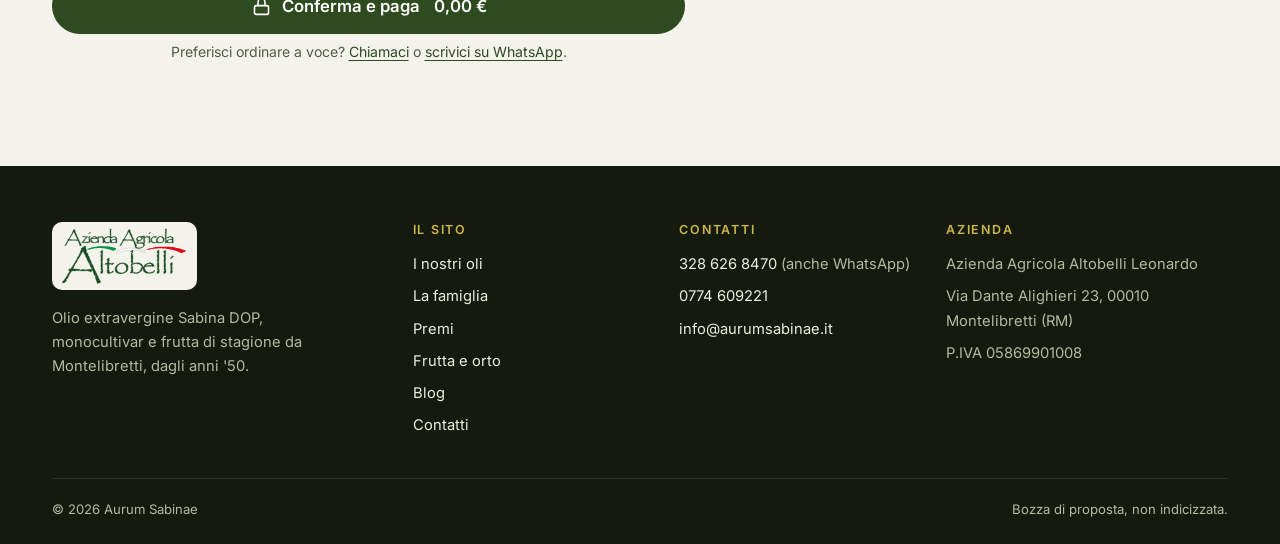
<file: cassa.html>
<!doctype html>
<html lang="it">
<head>
  <meta charset="utf-8">
  <meta name="viewport" content="width=device-width, initial-scale=1">
  <meta name="robots" content="noindex">
  <title>Cassa · Aurum Sabinae</title>
  <meta name="description" content="Completa il tuo ordine di olio Aurum Sabinae.">
  <meta name="theme-color" content="#F3F3EC">
  <meta property="og:type" content="website">
  <meta property="og:site_name" content="Aurum Sabinae">
  <meta property="og:title" content="Cassa · Aurum Sabinae">
  <meta property="og:description" content="Completa il tuo ordine di olio Aurum Sabinae.">
  <meta property="og:image" content="https://fraspin02.github.io/aurum-sabinae-bozza-2/img/anteprima.jpg">
  <meta property="og:image:width" content="1200">
  <meta property="og:image:height" content="630">
  <link rel="preconnect" href="https://fonts.googleapis.com">
  <link rel="preconnect" href="https://fonts.gstatic.com" crossorigin>
  <link href="https://fonts.googleapis.com/css2?family=Inter:wght@400;500;600&family=Playfair+Display:ital,wght@0,500;0,600;1,500&display=swap" rel="stylesheet">
  
  <link rel="stylesheet" href="css/style.css?v=5">
  <link rel="icon" href="data:image/svg+xml,%3Csvg xmlns='http://www.w3.org/2000/svg' viewBox='0 0 32 32'%3E%3Cpath d='M28 4C14 4 4 10 4 22c0 2 .4 4 1 6C20 28 28 18 28 4z' fill='%232E4B20'/%3E%3C/svg%3E">
</head>
<body>
<svg width="0" height="0" style="position:absolute" aria-hidden="true">
  <symbol id="i-phone" viewBox="0 0 24 24" fill="none" stroke="currentColor" stroke-width="1.8" stroke-linecap="round" stroke-linejoin="round"><path d="M22 16.9v3a2 2 0 0 1-2.2 2 19.8 19.8 0 0 1-8.6-3.1 19.5 19.5 0 0 1-6-6A19.8 19.8 0 0 1 2.1 4.2 2 2 0 0 1 4.1 2h3a2 2 0 0 1 2 1.7c.1.9.4 1.9.7 2.8a2 2 0 0 1-.5 2.1L8 9.9a16 16 0 0 0 6 6l1.3-1.3a2 2 0 0 1 2.1-.4c.9.3 1.8.6 2.8.7a2 2 0 0 1 1.7 2z"/></symbol>
  <symbol id="i-wa" viewBox="0 0 24 24" fill="currentColor"><path d="M12 2a10 10 0 0 0-8.6 15.1L2 22l5-1.3A10 10 0 1 0 12 2zm0 18.2a8.2 8.2 0 0 1-4.2-1.1l-.3-.2-3 .8.8-2.9-.2-.3A8.2 8.2 0 1 1 12 20.2zm4.5-6.1c-.2-.1-1.5-.7-1.7-.8-.2-.1-.4-.1-.6.1l-.8 1c-.1.2-.3.2-.5.1a6.7 6.7 0 0 1-3.3-2.9c-.2-.4.2-.4.7-1.3.1-.2 0-.3 0-.4l-.8-1.8c-.2-.5-.4-.4-.6-.4h-.5a1 1 0 0 0-.7.3 3 3 0 0 0-.9 2.2 5.2 5.2 0 0 0 1.1 2.8 11.9 11.9 0 0 0 4.6 4c1.7.7 2.4.8 3.2.7.5-.1 1.5-.6 1.8-1.2.2-.6.2-1.1.1-1.2l-.5-.3z"/></symbol>
  <symbol id="i-mail" viewBox="0 0 24 24" fill="none" stroke="currentColor" stroke-width="1.8" stroke-linecap="round" stroke-linejoin="round"><rect x="2" y="4" width="20" height="16" rx="2"/><path d="m22 7-10 6L2 7"/></symbol>
  <symbol id="i-pin" viewBox="0 0 24 24" fill="none" stroke="currentColor" stroke-width="1.8" stroke-linecap="round" stroke-linejoin="round"><path d="M20 10c0 6-8 12-8 12S4 16 4 10a8 8 0 0 1 16 0z"/><circle cx="12" cy="10" r="3"/></symbol>
  <symbol id="i-arrow" viewBox="0 0 24 24" fill="none" stroke="currentColor" stroke-width="1.8" stroke-linecap="round" stroke-linejoin="round"><path d="M5 12h14M13 6l6 6-6 6"/></symbol>
  <symbol id="i-award" viewBox="0 0 24 24" fill="none" stroke="currentColor" stroke-width="1.8" stroke-linecap="round" stroke-linejoin="round"><circle cx="12" cy="8" r="6"/><path d="M15.5 13 17 22l-5-3-5 3 1.5-9"/></symbol>
  <symbol id="i-menu" viewBox="0 0 24 24" fill="none" stroke="currentColor" stroke-width="1.8" stroke-linecap="round"><path d="M4 7h16M4 12h10M4 17h16"/></symbol>
  <symbol id="i-x" viewBox="0 0 24 24" fill="none" stroke="currentColor" stroke-width="1.8" stroke-linecap="round"><path d="M6 6l12 12M18 6 6 18"/></symbol>
  <symbol id="i-bag" viewBox="0 0 24 24" fill="none" stroke="currentColor" stroke-width="1.8" stroke-linecap="round" stroke-linejoin="round"><path d="M6 7h12l1.2 13H4.8L6 7z"/><path d="M9 10V6a3 3 0 0 1 6 0v4"/></symbol>
  <symbol id="i-lock" viewBox="0 0 24 24" fill="none" stroke="currentColor" stroke-width="1.8" stroke-linecap="round" stroke-linejoin="round"><rect x="4" y="11" width="16" height="10" rx="2"/><path d="M8 11V7a4 4 0 0 1 8 0v4"/></symbol>
  <symbol id="i-truck" viewBox="0 0 24 24" fill="none" stroke="currentColor" stroke-width="1.8" stroke-linecap="round" stroke-linejoin="round"><path d="M2 6h12v10H2zM14 10h4l3 3v3h-7z"/><circle cx="6.5" cy="17.5" r="1.8"/><circle cx="17.5" cy="17.5" r="1.8"/></symbol>
  <symbol id="i-leaf" viewBox="0 0 24 24" fill="none" stroke="currentColor" stroke-width="1.8" stroke-linecap="round" stroke-linejoin="round"><path d="M20 4C9 4 4 9 4 16c0 1.4.2 2.7.6 4C11 20 20 16 20 4z"/><path d="M4.6 20C8 15 12 12 16 9"/></symbol>
</svg>

<a class="skip" href="#contenuto">Vai al contenuto</a>
<header class="hd">
  <div class="wrap hd__in">
    <button class="icon-btn menu-btn" type="button" aria-expanded="false" aria-controls="mobile-nav" aria-label="Apri il menu">
      <svg aria-hidden="true"><use href="#i-menu"/></svg>
    </button>
    <a class="brand" href="index.html" aria-label="Azienda Agricola Altobelli, Aurum Sabinae: home">
      <img src="img/logo-altobelli.svg" width="470" height="210" alt="">
    </a>
    <nav class="nav" aria-label="Principale"><ul><li><a href="index.html#shop">I nostri oli</a></li><li><a href="index.html#famiglia">La famiglia</a></li><li><a href="index.html#premi">Premi</a></li><li><a href="index.html#frutta">Frutta e orto</a></li><li><a href="blog.html">Blog</a></li><li><a href="index.html#contatti">Contatti</a></li></ul></nav>
    <div class="hd__actions">
      <a class="icon-btn" href="tel:+393286268470" aria-label="Chiama Aurum Sabinae">
        <svg aria-hidden="true"><use href="#i-phone"/></svg>
      </a>
      <a class="icon-btn cart-btn" href="cassa.html" aria-label="Carrello">
        <svg aria-hidden="true"><use href="#i-bag"/></svg><span class="cart-count" data-cart-count hidden>0</span>
      </a>
    </div>
  </div>
</header>

<div class="mobile-nav" id="mobile-nav" role="dialog" aria-modal="true" aria-label="Menu" hidden>
  <div class="mobile-nav__top">
    <button class="icon-btn menu-close" type="button" aria-label="Chiudi il menu"><svg aria-hidden="true"><use href="#i-x"/></svg></button>
  </div>
  <nav aria-label="Menu mobile"><ul><li><a href="index.html#shop">I nostri oli</a></li><li><a href="index.html#famiglia">La famiglia</a></li><li><a href="index.html#premi">Premi</a></li><li><a href="index.html#frutta">Frutta e orto</a></li><li><a href="blog.html">Blog</a></li><li><a href="index.html#contatti">Contatti</a></li><li><a href="cassa.html">Carrello e cassa</a></li></ul></nav>
  <div class="mobile-nav__contacts">
    <a class="btn btn--ghost" href="tel:+393286268470"><svg aria-hidden="true"><use href="#i-phone"/></svg>Chiama</a>
    <a class="btn" href="https://wa.me/393286268470" target="_blank" rel="noopener"><svg aria-hidden="true"><use href="#i-wa"/></svg>WhatsApp</a>
  </div>
</div>

<main id="contenuto">

  <section class="section section--top" aria-labelledby="cassa-title">
    <div class="wrap">
      <nav class="crumbs" aria-label="Percorso"><a href="index.html">Home</a><span aria-hidden="true">/</span><a href="index.html#shop">Shop</a><span aria-hidden="true">/</span><span>Cassa</span></nav>
      <h1 id="cassa-title" class="h-page">Cassa</h1>
      <div class="checkout">
        <form id="checkout" class="checkout__form" novalidate>
          <fieldset>
            <legend>1. I tuoi dati</legend>
            <div class="field-row">
              <div class="field"><label for="c-nome">Nome e cognome</label><input id="c-nome" autocomplete="name"></div>
              <div class="field"><label for="c-tel">Telefono</label><input id="c-tel" type="tel" autocomplete="tel" inputmode="tel"></div>
            </div>
            <div class="field"><label for="c-mail">Email</label><input id="c-mail" type="email" autocomplete="email"><p class="hint">Ti mandiamo qui la conferma dell'ordine.</p></div>
          </fieldset>
          <fieldset>
            <legend>2. Consegna</legend>
            <div class="choices">
              <label class="choice"><input type="radio" name="consegna" value="spedizione" checked><span><b>Spedizione a casa</b>In tutta Italia, gratuita sopra 59 €</span></label>
              <label class="choice"><input type="radio" name="consegna" value="mercato"><span><b>Ritiro al Mercato Trieste</b>Via Chiana 109, Roma</span></label>
              <label class="choice"><input type="radio" name="consegna" value="azienda"><span><b>Ritiro in azienda</b>Via Dante Alighieri 23, Montelibretti</span></label>
            </div>
            <div data-address>
              <div class="field"><label for="c-via">Indirizzo</label><input id="c-via" autocomplete="street-address"></div>
              <div class="field-row field-row--3">
                <div class="field"><label for="c-cap">CAP</label><input id="c-cap" inputmode="numeric" autocomplete="postal-code"></div>
                <div class="field"><label for="c-citta">Città</label><input id="c-citta" autocomplete="address-level2"></div>
                <div class="field"><label for="c-prov">Provincia</label><input id="c-prov" autocomplete="address-level1"></div>
              </div>
            </div>
          </fieldset>
          <fieldset>
            <legend>3. Pagamento</legend>
            <div class="choices">
              <label class="choice"><input type="radio" name="pag" checked><span><b>Carta di credito o debito</b>Visa, Mastercard, American Express</span></label>
              <label class="choice"><input type="radio" name="pag"><span><b>PayPal</b>Paghi con il tuo conto PayPal</span></label>
              <label class="choice"><input type="radio" name="pag"><span><b>Bonifico bancario</b>Spediamo all'arrivo del pagamento</span></label>
            </div>
          </fieldset>
          <div class="field"><label for="c-note">Note per l'ordine</label><textarea id="c-note" placeholder="Es. confezione regalo, fattura, orari di consegna"></textarea></div>
          <button class="btn btn--block btn--lg" type="submit"><svg aria-hidden="true"><use href="#i-lock"/></svg>Conferma e paga&nbsp;<span data-total></span></button>
          <p class="hint center">Preferisci ordinare a voce? <a href="tel:+393286268470">Chiamaci</a> o <a href="https://wa.me/393286268470" target="_blank" rel="noopener">scrivici su WhatsApp</a>.</p>
        </form>
        <aside class="summary" aria-labelledby="riepilogo-title">
          <h2 id="riepilogo-title">Riepilogo</h2>
          <ul class="cart__lines" data-cart-lines></ul>
          <p class="ship-note" data-ship-note></p>
          <div class="ship-bar"><span></span></div>
          <p class="cart__row"><span>Subtotale</span><b data-sub></b></p>
          <p class="cart__row cart__row--muted"><span>Spedizione</span><span data-ship></span></p>
          <p class="cart__row cart__row--total"><span>Totale</span><b data-total></b></p>
          <p class="hint">Prezzi IVA inclusa.</p>
        </aside>
      </div>
    </div>
  </section>

</main>

<div class="cart" id="cart" hidden>
  <div class="cart__backdrop"></div>
  <aside class="cart__panel" role="dialog" aria-modal="true" aria-labelledby="cart-title">
    <div class="cart__head">
      <h2 id="cart-title">Il tuo carrello</h2>
      <button class="icon-btn cart__close" type="button" aria-label="Chiudi il carrello"><svg aria-hidden="true"><use href="#i-x"/></svg></button>
    </div>
    <p class="ship-note" data-ship-note></p>
    <div class="ship-bar"><span></span></div>
    <ul class="cart__lines" data-cart-lines></ul>
    <div class="cart__foot">
      <p class="cart__row"><span>Subtotale</span><b data-sub>0,00 €</b></p>
      <p class="cart__row cart__row--muted"><span>Spedizione</span><span data-ship>Gratis</span></p>
      <a class="btn btn--block" href="cassa.html" data-checkout><svg aria-hidden="true"><use href="#i-lock"/></svg>Vai alla cassa</a>
      <button class="link-btn cart__close" type="button">Continua gli acquisti</button>
    </div>
  </aside>
</div>
<div class="toast" id="toast" role="status"></div>

<footer class="ft">
  <div class="wrap ft__grid">
    <div class="ft__brand">
      <img src="img/logo-altobelli.svg" width="470" height="210" alt="Azienda Agricola Altobelli" loading="lazy">
      <p>Olio extravergine Sabina DOP, monocultivar e frutta di stagione da Montelibretti, dagli anni '50.</p>
    </div>
    <nav aria-label="Pie di pagina"><h2>Il sito</h2><ul><li><a href="index.html#shop">I nostri oli</a></li><li><a href="index.html#famiglia">La famiglia</a></li><li><a href="index.html#premi">Premi</a></li><li><a href="index.html#frutta">Frutta e orto</a></li><li><a href="blog.html">Blog</a></li><li><a href="index.html#contatti">Contatti</a></li></ul></nav>
    <div>
      <h2>Contatti</h2>
      <ul>
        <li><a href="tel:+393286268470">328 626 8470</a> (anche WhatsApp)</li>
        <li><a href="tel:+390774609221">0774 609221</a></li>
        <li><a href="mailto:info@aurumsabinae.it">info@aurumsabinae.it</a></li>
      </ul>
    </div>
    <div>
      <h2>Azienda</h2>
      <ul>
        <li>Azienda Agricola Altobelli Leonardo</li>
        <li>Via Dante Alighieri 23, 00010 Montelibretti (RM)</li>
        <li>P.IVA 05869901008</li>
      </ul>
    </div>
  </div>
  <div class="wrap ft__bottom"><p>© 2026 Aurum Sabinae</p><p>Bozza di proposta, non indicizzata.</p></div>
</footer>

<script src="js/main.js?v=5" defer></script>
<script src="js/shop.js?v=5" defer></script>
</body>
</html>
</file>
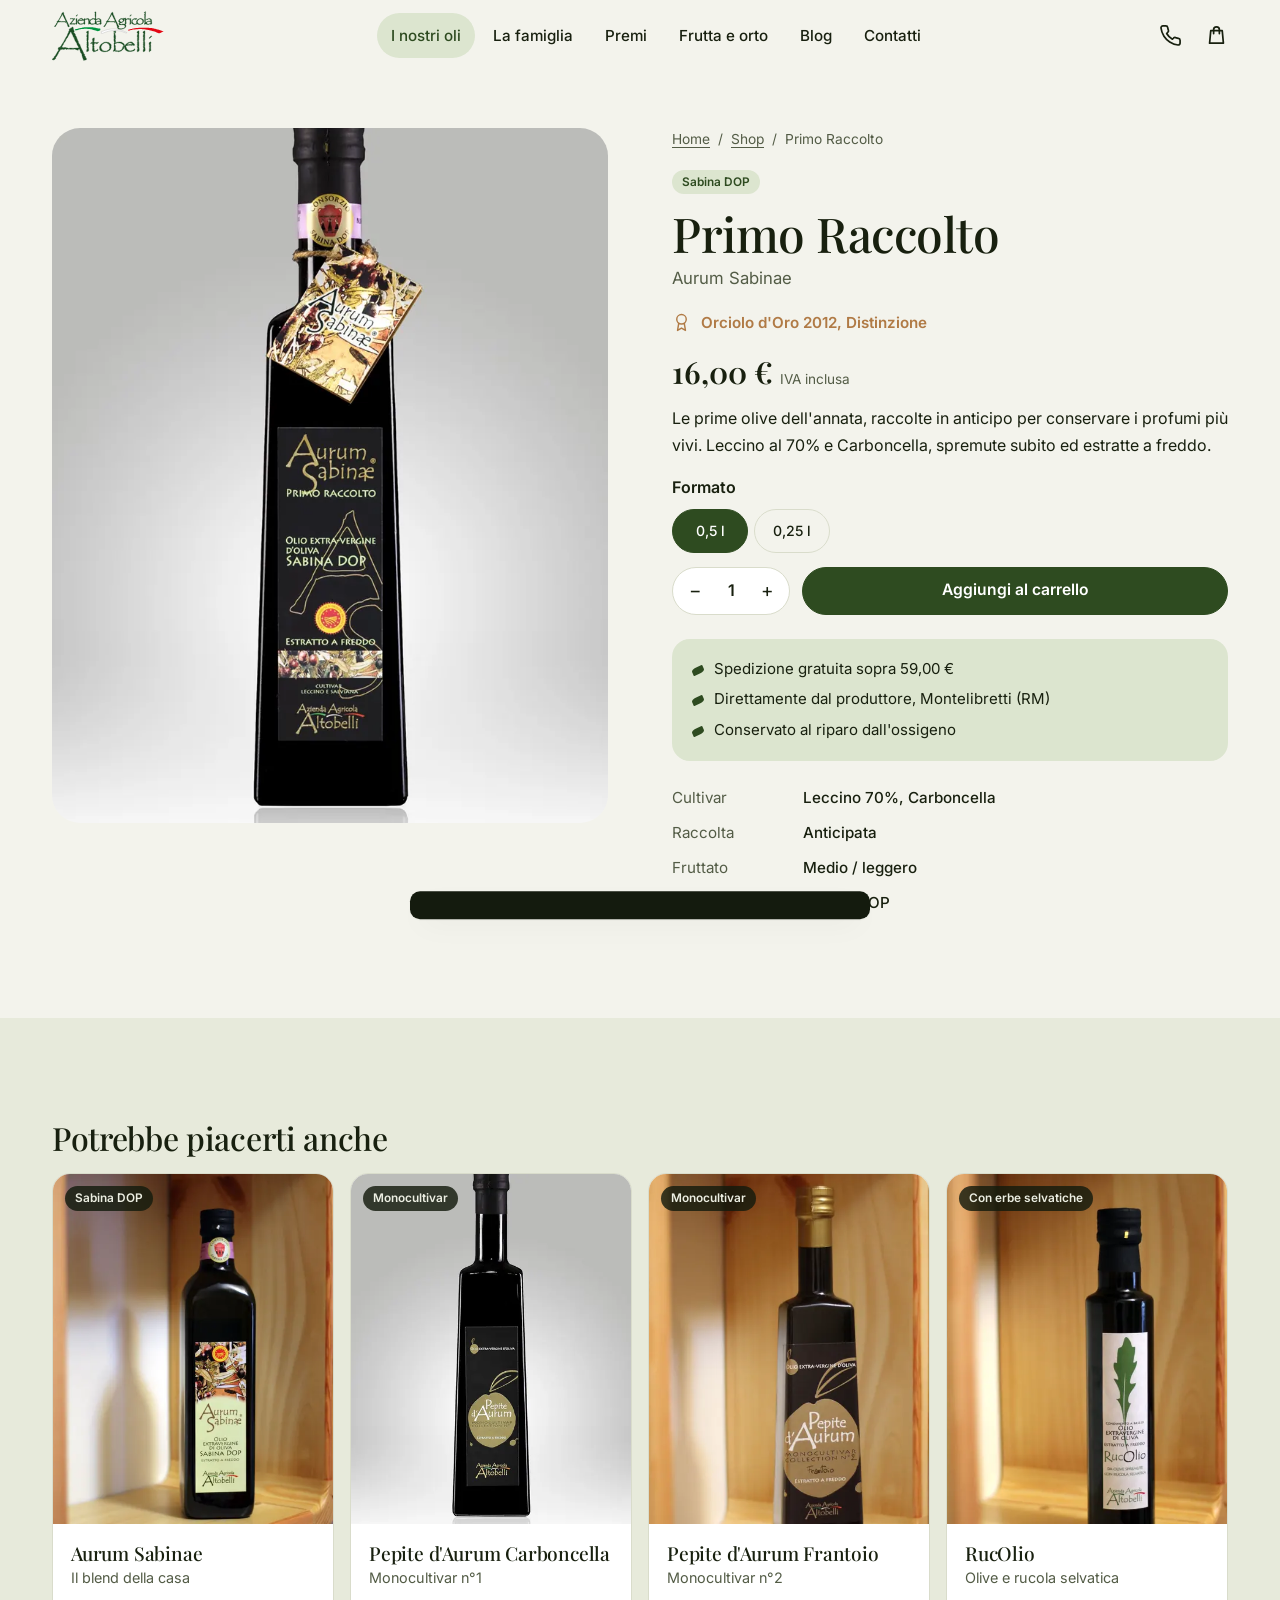
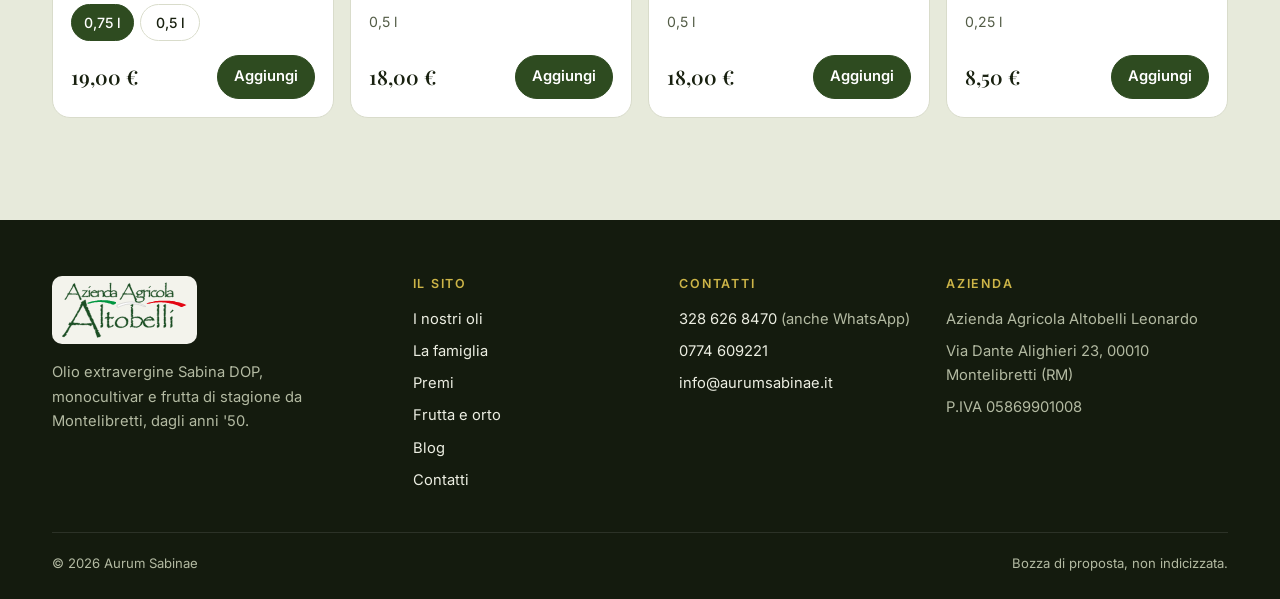
<file: prodotto.html>
<!doctype html>
<html lang="it">
<head>
  <meta charset="utf-8">
  <meta name="viewport" content="width=device-width, initial-scale=1">
  <meta name="robots" content="noindex">
  <title>Olio · Aurum Sabinae</title>
  <meta name="description" content="Scheda prodotto degli oli extravergini Aurum Sabinae.">
  <meta name="theme-color" content="#F3F3EC">
  <meta property="og:type" content="website">
  <meta property="og:site_name" content="Aurum Sabinae">
  <meta property="og:title" content="Olio · Aurum Sabinae">
  <meta property="og:description" content="Scheda prodotto degli oli extravergini Aurum Sabinae.">
  <meta property="og:image" content="https://fraspin02.github.io/aurum-sabinae-bozza-2/img/anteprima.jpg">
  <meta property="og:image:width" content="1200">
  <meta property="og:image:height" content="630">
  <link rel="preconnect" href="https://fonts.googleapis.com">
  <link rel="preconnect" href="https://fonts.gstatic.com" crossorigin>
  <link href="https://fonts.googleapis.com/css2?family=Inter:wght@400;500;600&family=Playfair+Display:ital,wght@0,500;0,600;1,500&display=swap" rel="stylesheet">
  
  <link rel="stylesheet" href="css/style.css?v=5">
  <link rel="icon" href="data:image/svg+xml,%3Csvg xmlns='http://www.w3.org/2000/svg' viewBox='0 0 32 32'%3E%3Cpath d='M28 4C14 4 4 10 4 22c0 2 .4 4 1 6C20 28 28 18 28 4z' fill='%232E4B20'/%3E%3C/svg%3E">
</head>
<body>
<svg width="0" height="0" style="position:absolute" aria-hidden="true">
  <symbol id="i-phone" viewBox="0 0 24 24" fill="none" stroke="currentColor" stroke-width="1.8" stroke-linecap="round" stroke-linejoin="round"><path d="M22 16.9v3a2 2 0 0 1-2.2 2 19.8 19.8 0 0 1-8.6-3.1 19.5 19.5 0 0 1-6-6A19.8 19.8 0 0 1 2.1 4.2 2 2 0 0 1 4.1 2h3a2 2 0 0 1 2 1.7c.1.9.4 1.9.7 2.8a2 2 0 0 1-.5 2.1L8 9.9a16 16 0 0 0 6 6l1.3-1.3a2 2 0 0 1 2.1-.4c.9.3 1.8.6 2.8.7a2 2 0 0 1 1.7 2z"/></symbol>
  <symbol id="i-wa" viewBox="0 0 24 24" fill="currentColor"><path d="M12 2a10 10 0 0 0-8.6 15.1L2 22l5-1.3A10 10 0 1 0 12 2zm0 18.2a8.2 8.2 0 0 1-4.2-1.1l-.3-.2-3 .8.8-2.9-.2-.3A8.2 8.2 0 1 1 12 20.2zm4.5-6.1c-.2-.1-1.5-.7-1.7-.8-.2-.1-.4-.1-.6.1l-.8 1c-.1.2-.3.2-.5.1a6.7 6.7 0 0 1-3.3-2.9c-.2-.4.2-.4.7-1.3.1-.2 0-.3 0-.4l-.8-1.8c-.2-.5-.4-.4-.6-.4h-.5a1 1 0 0 0-.7.3 3 3 0 0 0-.9 2.2 5.2 5.2 0 0 0 1.1 2.8 11.9 11.9 0 0 0 4.6 4c1.7.7 2.4.8 3.2.7.5-.1 1.5-.6 1.8-1.2.2-.6.2-1.1.1-1.2l-.5-.3z"/></symbol>
  <symbol id="i-mail" viewBox="0 0 24 24" fill="none" stroke="currentColor" stroke-width="1.8" stroke-linecap="round" stroke-linejoin="round"><rect x="2" y="4" width="20" height="16" rx="2"/><path d="m22 7-10 6L2 7"/></symbol>
  <symbol id="i-pin" viewBox="0 0 24 24" fill="none" stroke="currentColor" stroke-width="1.8" stroke-linecap="round" stroke-linejoin="round"><path d="M20 10c0 6-8 12-8 12S4 16 4 10a8 8 0 0 1 16 0z"/><circle cx="12" cy="10" r="3"/></symbol>
  <symbol id="i-arrow" viewBox="0 0 24 24" fill="none" stroke="currentColor" stroke-width="1.8" stroke-linecap="round" stroke-linejoin="round"><path d="M5 12h14M13 6l6 6-6 6"/></symbol>
  <symbol id="i-award" viewBox="0 0 24 24" fill="none" stroke="currentColor" stroke-width="1.8" stroke-linecap="round" stroke-linejoin="round"><circle cx="12" cy="8" r="6"/><path d="M15.5 13 17 22l-5-3-5 3 1.5-9"/></symbol>
  <symbol id="i-menu" viewBox="0 0 24 24" fill="none" stroke="currentColor" stroke-width="1.8" stroke-linecap="round"><path d="M4 7h16M4 12h10M4 17h16"/></symbol>
  <symbol id="i-x" viewBox="0 0 24 24" fill="none" stroke="currentColor" stroke-width="1.8" stroke-linecap="round"><path d="M6 6l12 12M18 6 6 18"/></symbol>
  <symbol id="i-bag" viewBox="0 0 24 24" fill="none" stroke="currentColor" stroke-width="1.8" stroke-linecap="round" stroke-linejoin="round"><path d="M6 7h12l1.2 13H4.8L6 7z"/><path d="M9 10V6a3 3 0 0 1 6 0v4"/></symbol>
  <symbol id="i-lock" viewBox="0 0 24 24" fill="none" stroke="currentColor" stroke-width="1.8" stroke-linecap="round" stroke-linejoin="round"><rect x="4" y="11" width="16" height="10" rx="2"/><path d="M8 11V7a4 4 0 0 1 8 0v4"/></symbol>
  <symbol id="i-truck" viewBox="0 0 24 24" fill="none" stroke="currentColor" stroke-width="1.8" stroke-linecap="round" stroke-linejoin="round"><path d="M2 6h12v10H2zM14 10h4l3 3v3h-7z"/><circle cx="6.5" cy="17.5" r="1.8"/><circle cx="17.5" cy="17.5" r="1.8"/></symbol>
  <symbol id="i-leaf" viewBox="0 0 24 24" fill="none" stroke="currentColor" stroke-width="1.8" stroke-linecap="round" stroke-linejoin="round"><path d="M20 4C9 4 4 9 4 16c0 1.4.2 2.7.6 4C11 20 20 16 20 4z"/><path d="M4.6 20C8 15 12 12 16 9"/></symbol>
</svg>

<a class="skip" href="#contenuto">Vai al contenuto</a>
<header class="hd">
  <div class="wrap hd__in">
    <button class="icon-btn menu-btn" type="button" aria-expanded="false" aria-controls="mobile-nav" aria-label="Apri il menu">
      <svg aria-hidden="true"><use href="#i-menu"/></svg>
    </button>
    <a class="brand" href="index.html" aria-label="Azienda Agricola Altobelli, Aurum Sabinae: home">
      <img src="img/logo-altobelli.svg" width="470" height="210" alt="">
    </a>
    <nav class="nav" aria-label="Principale"><ul><li><a href="index.html#shop" aria-current="page">I nostri oli</a></li><li><a href="index.html#famiglia">La famiglia</a></li><li><a href="index.html#premi">Premi</a></li><li><a href="index.html#frutta">Frutta e orto</a></li><li><a href="blog.html">Blog</a></li><li><a href="index.html#contatti">Contatti</a></li></ul></nav>
    <div class="hd__actions">
      <a class="icon-btn" href="tel:+393286268470" aria-label="Chiama Aurum Sabinae">
        <svg aria-hidden="true"><use href="#i-phone"/></svg>
      </a>
      <a class="icon-btn cart-btn" href="cassa.html" aria-label="Carrello">
        <svg aria-hidden="true"><use href="#i-bag"/></svg><span class="cart-count" data-cart-count hidden>0</span>
      </a>
    </div>
  </div>
</header>

<div class="mobile-nav" id="mobile-nav" role="dialog" aria-modal="true" aria-label="Menu" hidden>
  <div class="mobile-nav__top">
    <button class="icon-btn menu-close" type="button" aria-label="Chiudi il menu"><svg aria-hidden="true"><use href="#i-x"/></svg></button>
  </div>
  <nav aria-label="Menu mobile"><ul><li><a href="index.html#shop" aria-current="page">I nostri oli</a></li><li><a href="index.html#famiglia">La famiglia</a></li><li><a href="index.html#premi">Premi</a></li><li><a href="index.html#frutta">Frutta e orto</a></li><li><a href="blog.html">Blog</a></li><li><a href="index.html#contatti">Contatti</a></li><li><a href="cassa.html">Carrello e cassa</a></li></ul></nav>
  <div class="mobile-nav__contacts">
    <a class="btn btn--ghost" href="tel:+393286268470"><svg aria-hidden="true"><use href="#i-phone"/></svg>Chiama</a>
    <a class="btn" href="https://wa.me/393286268470" target="_blank" rel="noopener"><svg aria-hidden="true"><use href="#i-wa"/></svg>WhatsApp</a>
  </div>
</div>

<main id="contenuto">

  <section class="section section--top">
    <div class="wrap pd" data-product></div>
  </section>
  <section class="section section--tint" aria-labelledby="altri-title">
    <div class="wrap">
      <h2 id="altri-title" class="h-sm">Potrebbe piacerti anche</h2>
      <div class="shop-grid" data-others></div>
    </div>
  </section>

</main>

<div class="cart" id="cart" hidden>
  <div class="cart__backdrop"></div>
  <aside class="cart__panel" role="dialog" aria-modal="true" aria-labelledby="cart-title">
    <div class="cart__head">
      <h2 id="cart-title">Il tuo carrello</h2>
      <button class="icon-btn cart__close" type="button" aria-label="Chiudi il carrello"><svg aria-hidden="true"><use href="#i-x"/></svg></button>
    </div>
    <p class="ship-note" data-ship-note></p>
    <div class="ship-bar"><span></span></div>
    <ul class="cart__lines" data-cart-lines></ul>
    <div class="cart__foot">
      <p class="cart__row"><span>Subtotale</span><b data-sub>0,00 €</b></p>
      <p class="cart__row cart__row--muted"><span>Spedizione</span><span data-ship>Gratis</span></p>
      <a class="btn btn--block" href="cassa.html" data-checkout><svg aria-hidden="true"><use href="#i-lock"/></svg>Vai alla cassa</a>
      <button class="link-btn cart__close" type="button">Continua gli acquisti</button>
    </div>
  </aside>
</div>
<div class="toast" id="toast" role="status"></div>

<footer class="ft">
  <div class="wrap ft__grid">
    <div class="ft__brand">
      <img src="img/logo-altobelli.svg" width="470" height="210" alt="Azienda Agricola Altobelli" loading="lazy">
      <p>Olio extravergine Sabina DOP, monocultivar e frutta di stagione da Montelibretti, dagli anni '50.</p>
    </div>
    <nav aria-label="Pie di pagina"><h2>Il sito</h2><ul><li><a href="index.html#shop">I nostri oli</a></li><li><a href="index.html#famiglia">La famiglia</a></li><li><a href="index.html#premi">Premi</a></li><li><a href="index.html#frutta">Frutta e orto</a></li><li><a href="blog.html">Blog</a></li><li><a href="index.html#contatti">Contatti</a></li></ul></nav>
    <div>
      <h2>Contatti</h2>
      <ul>
        <li><a href="tel:+393286268470">328 626 8470</a> (anche WhatsApp)</li>
        <li><a href="tel:+390774609221">0774 609221</a></li>
        <li><a href="mailto:info@aurumsabinae.it">info@aurumsabinae.it</a></li>
      </ul>
    </div>
    <div>
      <h2>Azienda</h2>
      <ul>
        <li>Azienda Agricola Altobelli Leonardo</li>
        <li>Via Dante Alighieri 23, 00010 Montelibretti (RM)</li>
        <li>P.IVA 05869901008</li>
      </ul>
    </div>
  </div>
  <div class="wrap ft__bottom"><p>© 2026 Aurum Sabinae</p><p>Bozza di proposta, non indicizzata.</p></div>
</footer>

<script src="js/main.js?v=5" defer></script>
<script src="js/shop.js?v=5" defer></script>
</body>
</html>
</file>
<file: css/style.css>
/* Aurum Sabinae – bozza. Verde foglia del logo, nero oliva, giallo olio; forme a foglia. */
:root {
  --bg: #F3F3EC;
  --surface: #FFFFFF;
  --tint: #E7EADB;
  --ink: #18200F;
  --muted: #535C46;
  --line: #D9DCCB;
  --leaf: #2E4B20;
  --leaf-hover: #23391A;
  --leaf-soft: #DCE5CF;
  --night: #141B0E;
  --on-night: #ECEEE2;
  --on-night-muted: #B3BAA2;
  --oil: #CDB548;
  --oil-hover: #DCC65E;
  --wood: #B07A45;
  --red: #B3261E;

  --serif: "Playfair Display", Georgia, "Times New Roman", serif;
  --sans: Inter, system-ui, -apple-system, "Segoe UI", Roboto, sans-serif;

  --r-sm: 10px;
  --r: 18px;
  --r-lg: 28px;
  --leaf-shape: 46% 10% 46% 10% / 34% 8% 34% 8%;
  --shadow: 0 1px 2px rgba(20, 27, 14, .06), 0 10px 30px -12px rgba(20, 27, 14, .18);
  --ease: cubic-bezier(.2, .7, .2, 1);
  --hd: 72px;
}

*, *::before, *::after { box-sizing: border-box; }
html { -webkit-text-size-adjust: 100%; scroll-behavior: smooth; scroll-padding-top: calc(var(--hd) + 12px); }
body {
  margin: 0; background: var(--bg); color: var(--ink);
  font: 400 1rem/1.65 var(--sans); -webkit-font-smoothing: antialiased; text-rendering: optimizeLegibility;
}
body.menu-open { overflow: hidden; }
img { max-width: 100%; height: auto; display: block; }
a { color: var(--leaf); text-underline-offset: 3px; }
a:hover { color: var(--leaf-hover); }
:focus-visible { outline: 3px solid var(--oil); outline-offset: 3px; border-radius: 4px; }
button { font: inherit; color: inherit; cursor: pointer; }
svg { width: 1.25em; height: 1.25em; flex: none; }
h1, h2, h3 { font-family: var(--serif); font-weight: 500; line-height: 1.15; letter-spacing: -.01em; margin: 0 0 .5em; text-wrap: balance; }
h1 { font-size: clamp(2.3rem, 5.6vw, 4.1rem); }
h2 { font-size: clamp(1.85rem, 3.8vw, 2.75rem); }
h3 { font-size: 1.3rem; }
h1 em, h2 em { font-style: italic; color: var(--leaf); }
p { margin: 0 0 1em; }
address { font-style: normal; }
[hidden] { display: none !important; }

.wrap { width: min(100% - 32px, 1176px); margin-inline: auto; }
.wrap--text { width: min(100% - 32px, 720px); }
.wrap--media { width: min(100% - 32px, 960px); }
.skip { position: absolute; left: 12px; top: -60px; z-index: 100; background: var(--leaf); color: #fff; padding: 10px 16px; border-radius: var(--r-sm); }
.skip:focus { top: 12px; }

.eyebrow {
  display: inline-flex; align-items: center; gap: 10px; margin: 0 0 14px;
  font: 600 .78rem/1.3 var(--sans); letter-spacing: .14em; text-transform: uppercase; color: var(--leaf);
}
.eyebrow::before { content: ""; width: 18px; height: 10px; background: currentColor; border-radius: var(--leaf-shape); transform: rotate(-24deg); opacity: .8; }
.eyebrow--light { color: var(--oil); }
.lead { font-size: clamp(1.05rem, 1.6vw, 1.18rem); color: var(--muted); max-width: 58ch; }
.h-page { font-size: clamp(2.1rem, 5vw, 3.4rem); }
.h-sm { font-size: clamp(1.5rem, 3vw, 2rem); }
.center { text-align: center; }
.hint { font-size: .88rem; color: var(--muted); margin: 6px 0 0; }
.chip {
  display: inline-block; padding: 3px 10px; border-radius: 99px; background: var(--leaf-soft); color: var(--leaf);
  font: 600 .74rem/1.5 var(--sans); letter-spacing: .04em;
}

/* Pulsanti */
.btn {
  display: inline-flex; align-items: center; justify-content: center; gap: 10px; min-height: 48px; padding: 12px 22px;
  border: 1.5px solid var(--leaf); border-radius: 99px; background: var(--leaf); color: #fff;
  font: 600 .98rem/1.2 var(--sans); text-decoration: none;
  transition: background-color .2s var(--ease), color .2s var(--ease), border-color .2s var(--ease), transform .2s var(--ease);
}
.btn:hover { background: var(--leaf-hover); border-color: var(--leaf-hover); color: #fff; }
.btn:active { transform: translateY(1px); }
.btn--ghost { background: transparent; color: var(--leaf); }
.btn--ghost:hover { background: var(--leaf); color: #fff; }
.btn--oil { background: var(--oil); border-color: var(--oil); color: var(--night); }
.btn--oil:hover { background: var(--oil-hover); border-color: var(--oil-hover); color: var(--night); }
.btn--sm { min-height: 44px; padding: 8px 16px; font-size: .92rem; }
.btn--lg { min-height: 56px; font-size: 1.05rem; }
.btn--block { display: flex; width: 100%; }
.btn.is-disabled { opacity: .45; pointer-events: none; }
.icon-btn {
  position: relative; display: inline-grid; place-items: center; width: 44px; height: 44px; padding: 0;
  border: 0; border-radius: 50%; background: transparent; color: var(--ink); text-decoration: none;
  transition: background-color .2s var(--ease), color .2s var(--ease);
}
.icon-btn:hover { background: var(--leaf-soft); color: var(--leaf); }
.icon-btn svg { width: 23px; height: 23px; }
.link-arrow { display: inline-flex; align-items: center; gap: 8px; font-weight: 600; text-decoration: none; }
.link-arrow svg { transition: transform .2s var(--ease); }
.link-arrow:hover svg { transform: translateX(3px); }
.link-btn { border: 0; background: none; padding: 10px; color: var(--leaf); font-weight: 600; text-decoration: underline; text-underline-offset: 3px; }

/* Header */
.hd {
  position: sticky; top: 0; z-index: 40; height: var(--hd);
  background: color-mix(in srgb, var(--bg) 94%, transparent); border-bottom: 1px solid transparent;
  transition: border-color .2s, box-shadow .2s;
}
.hd.is-scrolled { border-color: var(--line); box-shadow: 0 6px 20px -16px rgba(20, 27, 14, .5); }
.hd__in { height: 100%; display: grid; grid-template-columns: 1fr auto 1fr; align-items: center; gap: 12px; }
.menu-btn { justify-self: start; margin-left: -10px; }
.brand { display: block; justify-self: center; }
.brand img { height: 46px; width: auto; }
.nav { display: none; }
.hd__actions { justify-self: end; display: flex; gap: 2px; margin-right: -10px; }
.cart-count {
  position: absolute; top: 4px; right: 2px; min-width: 18px; height: 18px; padding: 0 5px; border-radius: 9px;
  background: var(--red); color: #fff; font: 600 .7rem/18px var(--sans); text-align: center;
}
@media (min-width: 1000px) {
  .menu-btn { display: none; }
  .hd__in { grid-template-columns: auto 1fr auto; gap: 32px; }
  .brand { justify-self: start; }
  .brand img { height: 50px; }
  .nav { display: block; justify-self: center; }
  .nav ul { display: flex; gap: 4px; list-style: none; margin: 0; padding: 0; }
  .nav a {
    display: block; padding: 10px 14px; border-radius: 99px; color: var(--ink); text-decoration: none;
    font-weight: 500; font-size: .95rem; transition: background-color .2s, color .2s;
  }
  .nav a:hover, .nav a[aria-current="page"] { background: var(--leaf-soft); color: var(--leaf); }
}

.mobile-nav {
  position: fixed; inset: 0; z-index: 60; display: flex; flex-direction: column; padding: 0 16px 24px;
  background: var(--night); color: var(--on-night); overflow-y: auto;
}
.mobile-nav__top { height: var(--hd); display: flex; align-items: center; }
.mobile-nav .icon-btn { color: var(--on-night); margin-left: -10px; }
.mobile-nav .icon-btn:hover { background: rgba(255, 255, 255, .08); color: #fff; }
.mobile-nav ul { list-style: none; margin: 8px 0 0; padding: 0; }
.mobile-nav li + li { border-top: 1px solid rgba(255, 255, 255, .09); }
.mobile-nav nav a {
  display: block; padding: 14px 0; color: var(--on-night); text-decoration: none;
  font: 500 clamp(1.6rem, 7vw, 2.1rem)/1.2 var(--serif);
}
.mobile-nav nav a:hover, .mobile-nav nav a[aria-current="page"] { color: var(--oil); }
.mobile-nav__contacts { margin-top: auto; padding-top: 28px; display: grid; grid-template-columns: 1fr 1fr; gap: 10px; }
.mobile-nav .btn--ghost { color: var(--on-night); border-color: rgba(255, 255, 255, .35); }
.mobile-nav .btn--ghost:hover { background: rgba(255, 255, 255, .08); }
.mobile-nav .btn:not(.btn--ghost) { background: var(--oil); border-color: var(--oil); color: var(--night); }

/* Hero */
.hero { padding: clamp(24px, 5vw, 64px) 0 clamp(48px, 7vw, 96px); overflow: hidden; }
.hero__in { display: grid; gap: 36px; align-items: center; }
.hero__text { max-width: 640px; }
.hero h1 { margin-bottom: .4em; }
.hero__actions { display: flex; flex-wrap: wrap; gap: 12px; margin-top: 28px; }
@media (max-width: 599px) { .hero__actions .btn { flex: 1 1 100%; } }
.hero__media { position: relative; margin: 0; justify-self: center; width: min(78vw, 420px); }
.hero__media::before {
  content: ""; position: absolute; inset: 8% -10% -6% 12%; z-index: -1;
  background: var(--leaf-soft); border-radius: var(--leaf-shape); transform: rotate(8deg);
}
.leaf { border-radius: var(--leaf-shape); }
.leaf--alt { border-radius: 10% 46% 10% 46% / 8% 34% 8% 34%; }
.hero__media img { width: 100%; aspect-ratio: 3 / 4; object-fit: cover; box-shadow: var(--shadow); }
.seal {
  position: absolute; left: -6px; bottom: 9%; width: 92px; height: 92px; border-radius: 50%;
  display: grid; place-content: center; text-align: center; background: var(--night); color: var(--on-night-muted);
  font: 500 .72rem/1.25 var(--sans); letter-spacing: .04em; box-shadow: var(--shadow);
}
.seal b { display: block; font: 600 1.4rem/1.1 var(--serif); color: var(--oil); letter-spacing: .06em; }
@media (min-width: 900px) {
  .hero__in { grid-template-columns: 1.15fr .85fr; gap: 56px; }
  .hero__media { justify-self: end; margin-right: 24px; }
  .seal { left: -40px; width: 108px; height: 108px; }
}

/* Come lavoriamo */
.method { background: var(--night); color: var(--on-night); padding: clamp(56px, 8vw, 104px) 0; border-radius: var(--r-lg) var(--r-lg) 0 0; }
.method__head { max-width: 640px; margin-bottom: 40px; }
.method__head p:not(.eyebrow) { color: var(--on-night-muted); font-size: 1.08rem; }
.method__list { list-style: none; margin: 0; padding: 0; display: grid; gap: 14px; }
.method__list li { padding: 26px 24px; border: 1px solid rgba(255, 255, 255, .1); border-radius: var(--r); background: rgba(255, 255, 255, .03); }
.method__list h3 { color: #fff; margin: 14px 0 8px; }
.method__list p { margin: 0; color: var(--on-night-muted); }
.num { font: 500 italic 1.05rem/1 var(--serif); color: var(--oil); }
@media (min-width: 760px) { .method__list { grid-template-columns: repeat(3, 1fr); gap: 18px; } }

/* Sezioni */
.section { padding: clamp(56px, 8vw, 104px) 0; }
.section--top { padding-top: clamp(28px, 5vw, 56px); }
.section--tint { background: var(--tint); }
.section-head { margin-bottom: clamp(28px, 4vw, 44px); max-width: 720px; }
.section-head h2 { margin-bottom: .35em; }
.section-head .lead { margin: 0; }
.section-head--row { max-width: none; display: flex; flex-wrap: wrap; align-items: end; justify-content: space-between; gap: 12px 40px; }
.section-head--row > div { max-width: 640px; }
.section-head--row h2 { margin: 0; }
.section-head--row .lead { max-width: 44ch; }

/* Shop */
.perks-row { list-style: none; margin: 0 0 28px; padding: 0; display: grid; gap: 10px; }
.perks-row li { display: flex; gap: 12px; align-items: center; padding: 14px 16px; background: var(--surface); border-radius: var(--r-sm); border: 1px solid var(--line); font-size: .92rem; color: var(--muted); }
.perks-row svg { width: 26px; height: 26px; color: var(--leaf); }
.perks-row b { display: block; color: var(--ink); font-weight: 600; }
@media (min-width: 760px) { .perks-row { grid-template-columns: repeat(3, 1fr); } }

.shop-grid { display: grid; gap: 16px; grid-template-columns: repeat(auto-fill, minmax(min(100%, 240px), 1fr)); }
.product {
  display: flex; flex-direction: column; background: var(--surface); border: 1px solid var(--line); border-radius: var(--r);
  overflow: hidden; transition: box-shadow .25s var(--ease), transform .25s var(--ease);
}
.product:hover { box-shadow: var(--shadow); transform: translateY(-2px); }
.product__img { position: relative; display: block; background: #EADCC6; aspect-ratio: 4 / 5; overflow: hidden; }
.product__img img { width: 100%; height: 100%; object-fit: cover; transition: transform .5s var(--ease); }
.product:hover .product__img img { transform: scale(1.03); }
.tag { display: inline-block; padding: 4px 10px; border-radius: 99px; background: var(--leaf-soft); color: var(--leaf); font: 600 .74rem/1.4 var(--sans); }
.tag--on-img { position: absolute; top: 12px; left: 12px; background: rgba(20, 27, 14, .82); color: var(--on-night); }
.product__body { display: flex; flex-direction: column; flex: 1; padding: 18px 18px 18px; }
.product h3 { font-size: 1.2rem; margin: 0 0 2px; }
.product h3 a { color: var(--ink); text-decoration: none; }
.product h3 a:hover { color: var(--leaf); }
.product__line { color: var(--muted); font-size: .9rem; margin: 0 0 14px; }
.formats { display: flex; flex-wrap: wrap; gap: 6px; margin: 0 0 14px; padding: 0; border: 0; }
.formats label { position: relative; }
.formats input { position: absolute; opacity: 0; inset: 0; cursor: pointer; }
.formats span { display: inline-grid; place-items: center; min-height: 36px; min-width: 60px; padding: 6px 12px; border: 1.5px solid var(--line); border-radius: 99px; font-size: .88rem; font-weight: 500; transition: .2s; }
.formats input:checked + span { border-color: var(--leaf); background: var(--leaf); color: #fff; }
.formats input:focus-visible + span { outline: 3px solid var(--oil); outline-offset: 2px; }
.format-one { font-size: .88rem; color: var(--muted); margin: 0 0 14px; min-height: 36px; display: flex; align-items: center; }
.product__buy { margin-top: auto; display: flex; align-items: center; justify-content: space-between; gap: 10px; }
.price { font: 600 1.25rem/1 var(--serif); }

.b2b {
  margin-top: 28px; display: grid; gap: 18px; align-items: center; padding: clamp(22px, 4vw, 36px);
  border-radius: var(--r); background: var(--leaf-soft);
}
.b2b h3 { margin: 0 0 6px; }
.b2b p:last-child { margin: 0; color: var(--muted); }
@media (min-width: 760px) { .b2b { grid-template-columns: 1fr auto; } }

/* Novello */
.novello { background: var(--leaf); color: #EEF2E6; padding: clamp(56px, 8vw, 96px) 0; }
.novello__in { display: grid; gap: 36px; align-items: center; }
.novello img { width: 100%; aspect-ratio: 4 / 3; object-fit: cover; }
.novello h2 { color: #fff; }
.novello p:not(.eyebrow) { color: #D4DDC6; max-width: 52ch; }
.novello .btn { margin-top: 10px; }
@media (min-width: 860px) { .novello__in { grid-template-columns: 1fr 1fr; gap: 64px; } }

/* Famiglia */
.story { display: grid; gap: 40px; margin-bottom: clamp(36px, 6vw, 64px); }
.quote { margin: 8px 0 24px; padding: 4px 0 4px 22px; border-left: 3px solid var(--oil); }
.quote p { font: italic 500 clamp(1.2rem, 2.2vw, 1.45rem)/1.45 var(--serif); margin: 0 0 10px; }
.quote cite { font-style: normal; font-weight: 600; font-size: .9rem; color: var(--muted); }
.timeline { list-style: none; margin: 0; padding: 0; position: relative; }
.timeline::before { content: ""; position: absolute; left: 7px; top: 10px; bottom: 10px; width: 2px; background: var(--line); }
.timeline li { position: relative; padding: 0 0 22px 36px; }
.timeline li::before {
  content: ""; position: absolute; left: 0; top: 6px; width: 16px; height: 16px; border-radius: 50%;
  background: var(--bg); border: 3px solid var(--leaf);
}
.timeline b { display: block; font: 600 1.15rem/1.3 var(--serif); color: var(--leaf); }
.timeline span { color: var(--muted); }
@media (min-width: 900px) { .story { grid-template-columns: 1.1fr .9fr; gap: 72px; align-items: start; } .timeline { margin-top: 64px; } }
.territory { margin: 0; }
.territory img { width: 100%; border-radius: var(--r-lg); aspect-ratio: 16 / 7; object-fit: cover; }
.territory figcaption { font-size: .78rem; color: var(--muted); margin-top: 10px; }

/* Premi */
.prizes { display: grid; gap: 14px; }
.prize { padding: 26px 24px; background: var(--surface); border-radius: var(--r); border: 1px solid var(--line); }
.prize__year { font: 600 .8rem/1 var(--sans); letter-spacing: .1em; color: var(--wood); }
.prize h3 { margin: 12px 0 8px; }
.prize p { margin: 0; color: var(--muted); font-size: .95rem; }
@media (min-width: 760px) { .prizes { grid-template-columns: repeat(3, 1fr); gap: 18px; } }
.awards-list { margin-top: 20px; display: grid; gap: 10px; }
.awards-list details { background: var(--surface); border: 1px solid var(--line); border-radius: var(--r-sm); }
.awards-list summary {
  list-style: none; cursor: pointer; padding: 16px 20px; min-height: 48px; display: flex; justify-content: space-between; align-items: center;
  font-weight: 600;
}
.awards-list summary::-webkit-details-marker { display: none; }
.awards-list summary::after { content: "+"; font: 400 1.5rem/1 var(--sans); color: var(--leaf); transition: transform .2s; }
.awards-list details[open] summary::after { transform: rotate(45deg); }
.awards-list ul { list-style: none; margin: 0; padding: 0 20px 14px; }
.awards-list li { padding: 10px 0; border-top: 1px solid var(--line); font-size: .94rem; color: var(--muted); display: flex; gap: 14px; }
.awards-list li b { color: var(--leaf); min-width: 2.6em; }

/* Frutta */
.fruit-grid { display: grid; gap: 16px; }
.fruit { display: grid; background: var(--surface); border: 1px solid var(--line); border-radius: var(--r); overflow: hidden; }
.fruit img { width: 100%; aspect-ratio: 4 / 3; object-fit: cover; }
.fruit > div { padding: 22px 22px 24px; }
.fruit h3 { margin: 12px 0 6px; }
.fruit p { margin: 0; color: var(--muted); }
.fruit--herbs { background: var(--night); border-color: var(--night); color: var(--on-night); position: relative; min-height: 220px; align-content: end; }
.fruit--herbs::before {
  content: ""; position: absolute; right: -30px; top: -30px; width: 170px; height: 110px; background: var(--leaf);
  border-radius: var(--leaf-shape); transform: rotate(-30deg); opacity: .7;
}
.fruit--herbs > div { position: relative; }
.fruit--herbs h3 { color: #fff; }
.fruit--herbs p { color: var(--on-night-muted); }
.fruit--herbs .chip { background: rgba(205, 181, 72, .16); color: var(--oil); }
@media (min-width: 760px) {
  .fruit-grid { grid-template-columns: repeat(2, 1fr); }
  .fruit--wide { grid-column: 1 / -1; grid-template-columns: 1fr 1fr; align-items: center; }
  .fruit--wide img { height: 100%; aspect-ratio: auto; }
}
@media (min-width: 1000px) {
  .fruit-grid { grid-template-columns: 2fr 1fr 1fr; }
  .fruit--wide { grid-column: auto; grid-template-columns: 1fr; }
  .fruit--wide img { aspect-ratio: 4 / 3; height: auto; }
}

/* Blog */
.post-grid { display: grid; gap: 18px; grid-template-columns: repeat(auto-fill, minmax(min(100%, 300px), 1fr)); }
.post { display: flex; flex-direction: column; background: var(--surface); border-radius: var(--r); overflow: hidden; border: 1px solid var(--line); transition: box-shadow .25s var(--ease), transform .25s var(--ease); }
.post:hover { box-shadow: var(--shadow); transform: translateY(-2px); }
.post__img { display: block; aspect-ratio: 16 / 10; overflow: hidden; background: var(--tint); }
.post__img img { width: 100%; height: 100%; object-fit: cover; transition: transform .5s var(--ease); }
.post:hover .post__img img { transform: scale(1.03); }
.post__body { padding: 20px 22px 24px; }
.post__meta { display: flex; flex-wrap: wrap; align-items: center; gap: 10px; margin: 0 0 12px; font-size: .85rem; color: var(--muted); }
.post h2, .post h3 { font-size: 1.3rem; margin: 0 0 8px; }
.post h2 a, .post h3 a { color: var(--ink); text-decoration: none; }
.post h2 a:hover, .post h3 a:hover { color: var(--leaf); }
.post__body > p:last-child { margin: 0; color: var(--muted); font-size: .95rem; }
.post--feature { margin-bottom: 32px; }
.post--feature .post__body { padding: clamp(22px, 4vw, 44px); align-self: center; }
.post--feature h2 { font-size: clamp(1.6rem, 3.4vw, 2.3rem); }
.post--feature .post__body > p:not(.post__meta) { color: var(--muted); font-size: 1.05rem; }
@media (min-width: 860px) {
  .post--feature { display: grid; grid-template-columns: 1.15fr 1fr; }
  .post--feature .post__img { aspect-ratio: auto; min-height: 380px; }
}
.filters { display: flex; flex-wrap: wrap; gap: 8px; margin-bottom: 22px; }
.filter { min-height: 44px; padding: 8px 18px; border-radius: 99px; border: 1.5px solid var(--line); background: var(--surface); font-weight: 500; font-size: .92rem; transition: .2s; }
.filter:hover { border-color: var(--leaf); color: var(--leaf); }
.filter.is-on { background: var(--leaf); border-color: var(--leaf); color: #fff; }

.article .crumbs { margin-bottom: 22px; }
.article .lead { margin-bottom: 32px; }
.article__img { width: 100%; max-height: 520px; object-fit: cover; border-radius: var(--r-lg); margin-bottom: 40px; }
.prose { font-size: 1.08rem; }
.prose h2 { font-size: clamp(1.4rem, 3vw, 1.75rem); margin: 1.6em 0 .5em; }
.prose p { color: #2C3423; }
.article__cta {
  margin-top: 40px; padding: 22px 24px; border-radius: var(--r); background: var(--leaf-soft);
  display: flex; flex-wrap: wrap; align-items: center; justify-content: space-between; gap: 16px;
}
.article__cta p { margin: 0; }

/* Dove e contatti */
.places { display: grid; gap: 14px; }
.place { padding: 26px 24px; border-radius: var(--r); border: 1px solid var(--line); background: var(--surface); }
.place h3 { margin: 0 0 10px; }
.place address { font-weight: 500; margin-bottom: 10px; }
.place p { color: var(--muted); font-size: .95rem; }
@media (min-width: 760px) { .places { grid-template-columns: repeat(3, 1fr); gap: 18px; } }
.contact {
  margin-top: 24px; padding: clamp(26px, 5vw, 48px); border-radius: var(--r-lg); background: var(--night); color: var(--on-night);
  display: grid; gap: 24px; align-items: center;
}
.contact h3 { font-size: clamp(1.5rem, 3vw, 2rem); color: #fff; }
.contact p { color: var(--on-night-muted); margin: 0; max-width: 46ch; }
.contact__links { display: grid; gap: 10px; }
.contact-item {
  display: flex; align-items: center; gap: 14px; padding: 14px 18px; border-radius: var(--r-sm); min-height: 60px;
  background: rgba(255, 255, 255, .05); border: 1px solid rgba(255, 255, 255, .1); color: var(--on-night); text-decoration: none;
  transition: background-color .2s, border-color .2s;
}
.contact-item:hover { background: rgba(255, 255, 255, .1); border-color: var(--oil); color: #fff; }
.contact-item svg { width: 24px; height: 24px; color: var(--oil); }
.contact-item small { display: block; font-size: .78rem; color: var(--on-night-muted); }
.contact-item strong { font-weight: 600; word-break: break-word; }
@media (min-width: 900px) { .contact { grid-template-columns: 1fr 1.1fr; } }

/* Footer */
.ft { background: var(--night); color: var(--on-night-muted); padding: 56px 0 24px; font-size: .92rem; }
.ft__grid { display: grid; gap: 32px; }
.ft__brand img { height: 56px; width: auto; background: var(--bg); border-radius: var(--r-sm); padding: 6px 10px; box-sizing: content-box; margin-bottom: 16px; }
.ft__brand p { max-width: 34ch; }
.ft h2 { font: 600 .78rem/1.3 var(--sans); letter-spacing: .14em; text-transform: uppercase; color: var(--oil); margin: 0 0 14px; }
.ft ul { list-style: none; margin: 0; padding: 0; display: grid; gap: 8px; }
.ft a { color: var(--on-night); text-decoration: none; }
.ft a:hover { color: var(--oil); text-decoration: underline; }
.ft__bottom { margin-top: 40px; padding-top: 20px; border-top: 1px solid rgba(255, 255, 255, .1); display: flex; flex-wrap: wrap; justify-content: space-between; gap: 6px 20px; font-size: .82rem; }
.ft__bottom p { margin: 0; }
@media (min-width: 760px) { .ft__grid { grid-template-columns: 1.4fr 1fr 1fr 1.2fr; } }

/* Carrello */
.cart { position: fixed; inset: 0; z-index: 70; }
.cart__backdrop { position: absolute; inset: 0; background: rgba(20, 27, 14, .5); opacity: 0; transition: opacity .25s; }
.cart__panel {
  position: absolute; top: 0; right: 0; bottom: 0; width: min(100%, 420px); display: flex; flex-direction: column;
  background: var(--bg); transform: translateX(100%); transition: transform .3s var(--ease); padding: 0 20px 20px;
}
.cart.is-open .cart__backdrop { opacity: 1; }
.cart.is-open .cart__panel { transform: none; }
.cart__head { display: flex; align-items: center; justify-content: space-between; height: var(--hd); }
.cart__head h2 { font-size: 1.5rem; margin: 0; }
.ship-note { font-size: .9rem; margin: 0 0 8px; color: var(--muted); }
.ship-note b { color: var(--leaf); }
.ship-bar { height: 6px; border-radius: 3px; background: var(--line); overflow: hidden; margin-bottom: 16px; }
.ship-bar span { display: block; height: 100%; width: 0; background: var(--leaf); transition: width .3s var(--ease); }
.cart__lines { list-style: none; margin: 0; padding: 0; flex: 1; overflow-y: auto; }
.cart-line { display: grid; grid-template-columns: 64px 1fr auto; gap: 14px; padding: 14px 0; border-bottom: 1px solid var(--line); align-items: start; }
.cart-line img { width: 64px; height: 80px; object-fit: cover; border-radius: var(--r-sm); }
.cart-line__name { font-weight: 600; margin: 0; }
.cart-line__meta { font-size: .86rem; color: var(--muted); margin: 0 0 8px; }
.cart-line__total { font-weight: 600; }
.cart-empty { padding: 40px 0; text-align: center; color: var(--muted); }
.cart__foot { padding-top: 14px; border-top: 1px solid var(--line); }
.cart__row { display: flex; justify-content: space-between; margin: 0 0 8px; }
.cart__row--muted { color: var(--muted); font-size: .94rem; }
.cart__row--total { font-size: 1.15rem; padding-top: 10px; border-top: 1px solid var(--line); }
.cart__foot .btn { margin-top: 10px; }
.cart__foot .link-btn { display: block; margin: 6px auto 0; }
.qty { display: inline-flex; align-items: center; border: 1.5px solid var(--line); border-radius: 99px; background: var(--surface); }
.qty button { width: 44px; height: 44px; border: 0; background: none; font-size: 1.2rem; border-radius: 50%; }
.qty button:hover { color: var(--leaf); }
.qty output { min-width: 28px; text-align: center; font-weight: 600; }
.qty--sm button { width: 36px; height: 36px; }
.toast {
  position: fixed; left: 50%; bottom: 20px; z-index: 80; width: min(100% - 32px, 460px); padding: 14px 18px; border-radius: var(--r-sm);
  background: var(--night); color: var(--on-night); font-size: .94rem; box-shadow: var(--shadow);
  transform: translate(-50%, 140%); transition: transform .3s var(--ease); pointer-events: none;
}
.toast.is-on { transform: translate(-50%, 0); }

/* Pagina prodotto */
.crumbs { display: flex; flex-wrap: wrap; gap: 8px; font-size: .86rem; color: var(--muted); margin-bottom: 16px; }
.crumbs a { color: var(--muted); }
.crumbs a:hover { color: var(--leaf); }
.pd { display: grid; gap: 32px; }
.pd__media { border-radius: var(--r-lg); overflow: hidden; background: #EADCC6; }
.pd__media img { width: 100%; aspect-ratio: 4 / 5; object-fit: cover; }
.pd h1 { font-size: clamp(2rem, 4.5vw, 3rem); margin: 12px 0 4px; }
.pd__line { color: var(--muted); font-size: 1.05rem; }
.award { display: flex; align-items: center; gap: 10px; color: var(--wood); font-weight: 600; font-size: .95rem; }
.pd__price { font: 600 1.9rem/1 var(--serif); margin: 22px 0 18px; }
.pd__price small { font: 400 .85rem var(--sans); color: var(--muted); }
.formats--lg legend { font-weight: 600; margin-bottom: 8px; padding: 0; width: 100%; }
.formats--lg span { min-height: 44px; min-width: 76px; }
.pd__buy { display: flex; flex-wrap: wrap; gap: 12px; margin: 8px 0 24px; }
.pd__buy .btn { flex: 1; min-width: 200px; }
.perks { list-style: none; margin: 0 0 24px; padding: 18px 20px; border-radius: var(--r); background: var(--leaf-soft); display: grid; gap: 6px; font-size: .94rem; }
.perks li::before { content: ""; display: inline-block; width: 12px; height: 7px; margin-right: 10px; background: var(--leaf); border-radius: var(--leaf-shape); transform: rotate(-24deg); }
.specs { display: grid; grid-template-columns: auto 1fr; gap: 10px 20px; margin: 0; font-size: .95rem; }
.specs dt { color: var(--muted); }
.specs dd { margin: 0; font-weight: 500; }
@media (min-width: 900px) { .pd { grid-template-columns: 1fr 1fr; gap: 64px; align-items: start; } .pd__media { position: sticky; top: calc(var(--hd) + 20px); } }

/* Cassa */
.checkout { display: grid; gap: 32px; align-items: start; }
.checkout fieldset { border: 0; padding: 0; margin: 0 0 28px; }
.checkout legend { font: 500 1.35rem/1.2 var(--serif); margin-bottom: 14px; padding: 0; }
.field { margin-bottom: 14px; }
.field label { display: block; font-weight: 600; font-size: .9rem; margin-bottom: 6px; }
.field input, .field textarea {
  width: 100%; min-height: 48px; padding: 12px 14px; border: 1.5px solid var(--line); border-radius: var(--r-sm);
  background: var(--surface); font: inherit; color: var(--ink); transition: border-color .2s;
}
.field textarea { min-height: 100px; resize: vertical; }
.field input:focus, .field textarea:focus { outline: none; border-color: var(--leaf); box-shadow: 0 0 0 3px var(--leaf-soft); }
.field-row { display: grid; gap: 0 14px; }
@media (min-width: 620px) { .field-row { grid-template-columns: 1fr 1fr; } .field-row--3 { grid-template-columns: 1fr 2fr 1fr; } }
.choices { display: grid; gap: 10px; margin-bottom: 16px; }
.choice { position: relative; display: block; cursor: pointer; }
.choice input { position: absolute; opacity: 0; }
.choice span { display: block; padding: 14px 16px 14px 48px; border: 1.5px solid var(--line); border-radius: var(--r-sm); background: var(--surface); color: var(--muted); font-size: .9rem; transition: border-color .2s; position: relative; }
.choice span::before { content: ""; position: absolute; left: 16px; top: 17px; width: 18px; height: 18px; border-radius: 50%; border: 2px solid var(--line); background: #fff; }
.choice b { display: block; color: var(--ink); font-size: 1rem; }
.choice input:checked + span { border-color: var(--leaf); }
.choice input:checked + span::before { border: 6px solid var(--leaf); }
.choice input:focus-visible + span { outline: 3px solid var(--oil); outline-offset: 2px; }
.summary { padding: 24px; border-radius: var(--r); background: var(--surface); border: 1px solid var(--line); }
.summary h2 { font-size: 1.5rem; }
.summary .cart__lines { margin-bottom: 16px; }
@media (min-width: 960px) { .checkout { grid-template-columns: 1.3fr 1fr; gap: 56px; } .summary { position: sticky; top: calc(var(--hd) + 20px); } }

@media (prefers-reduced-motion: reduce) {
  *, *::before, *::after { transition-duration: .01ms !important; animation-duration: .01ms !important; scroll-behavior: auto !important; }
}
</file>
